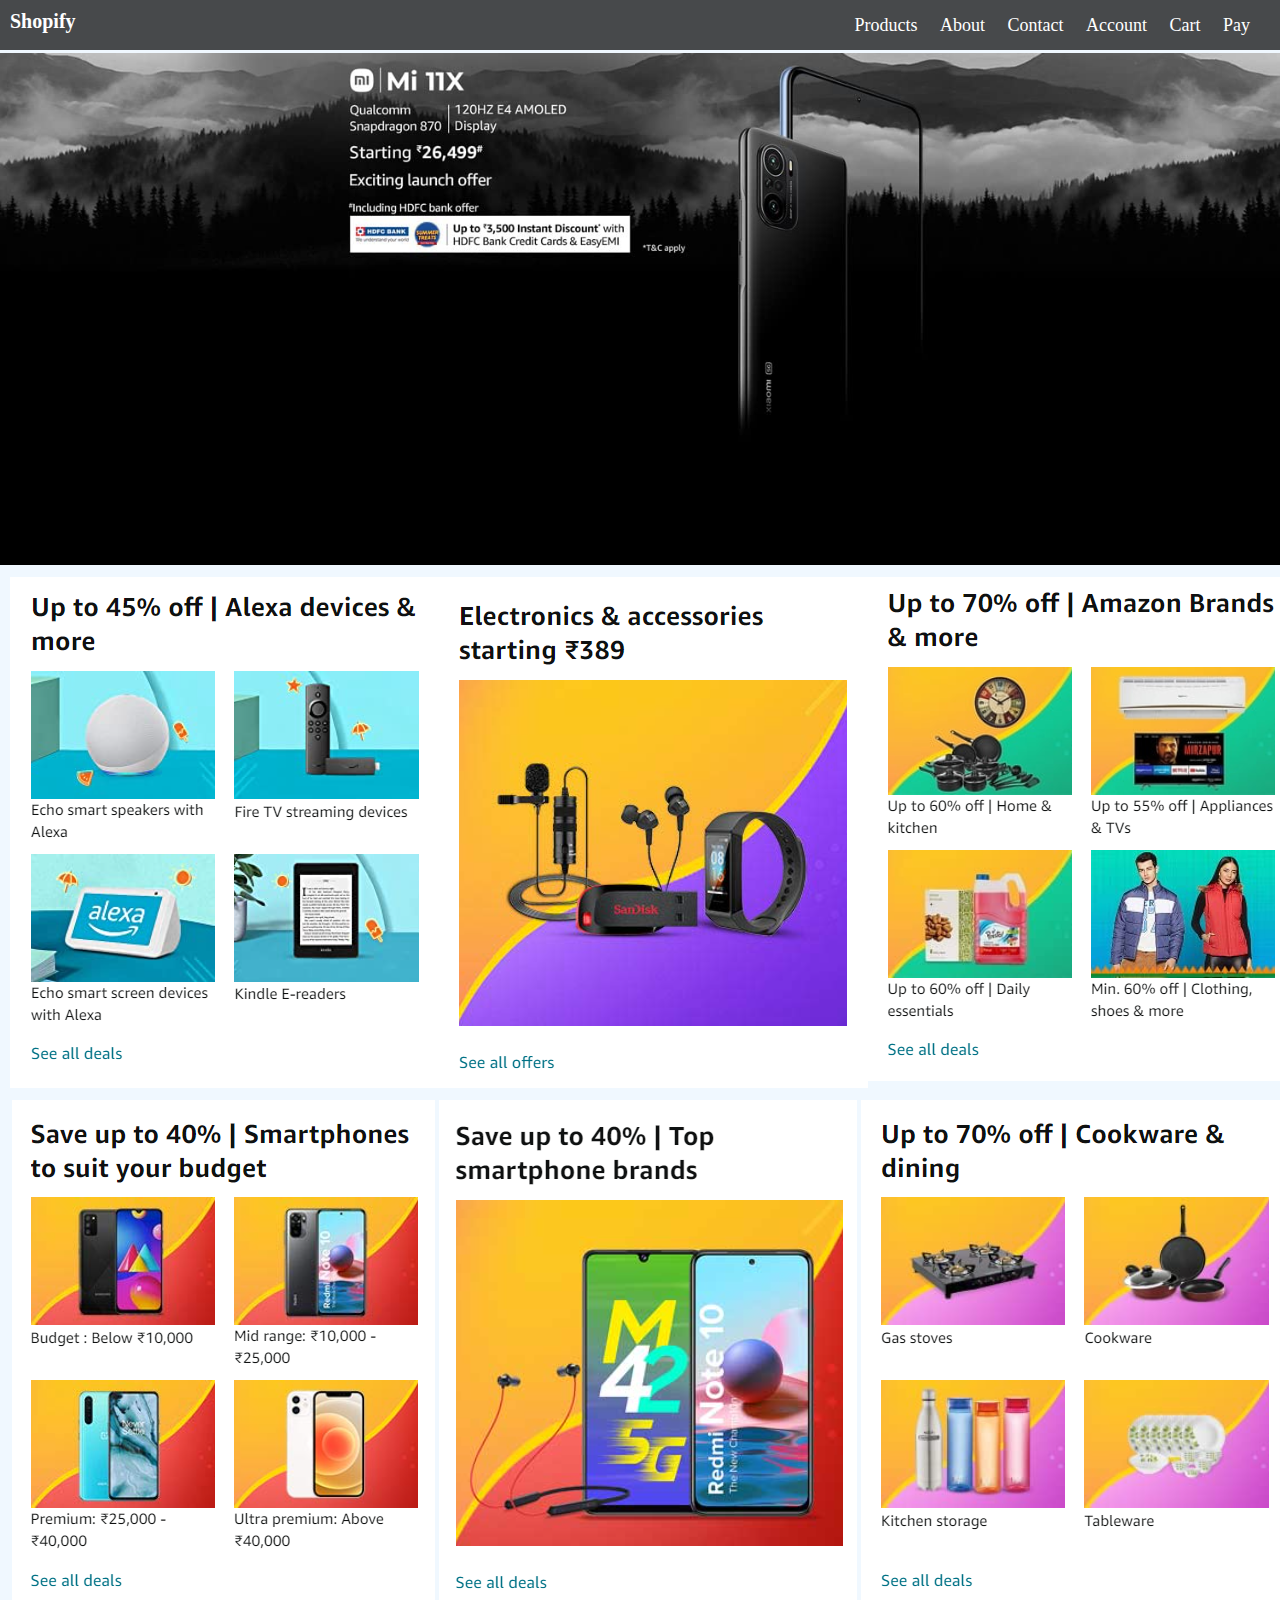
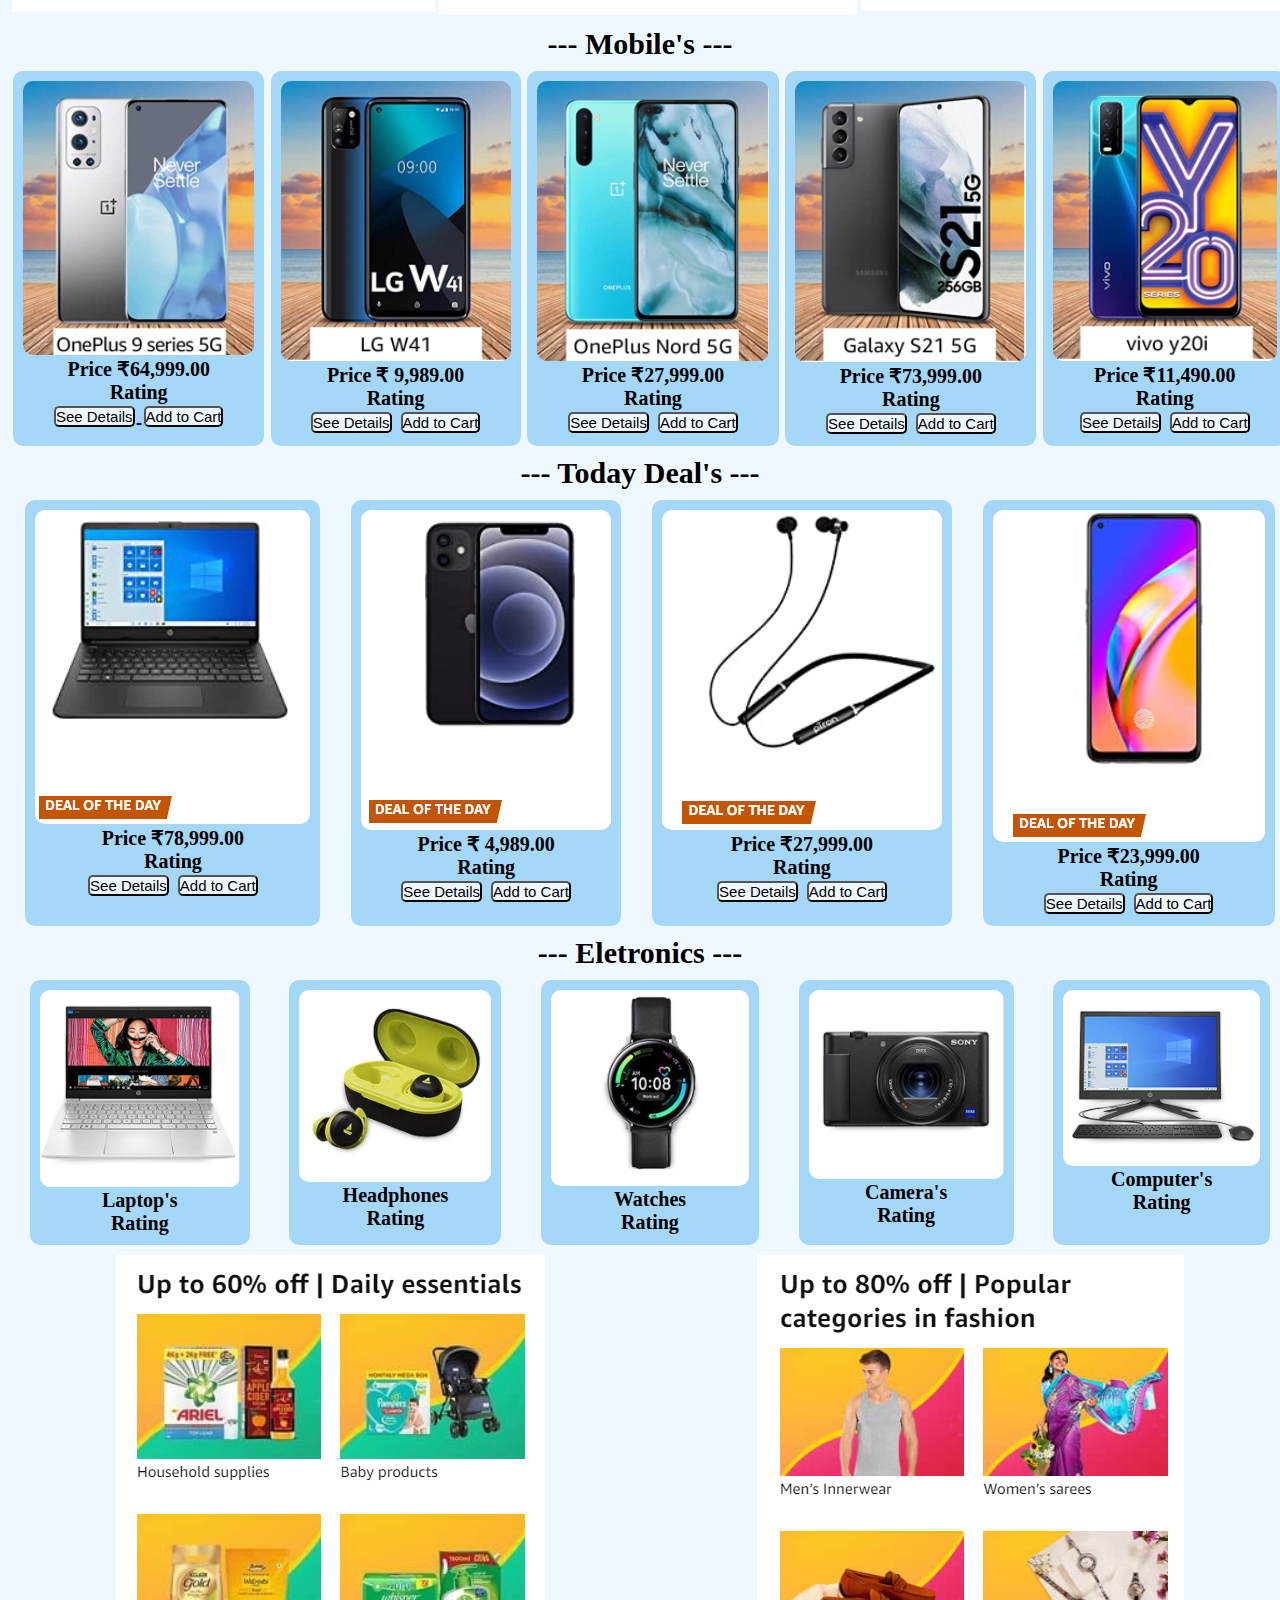
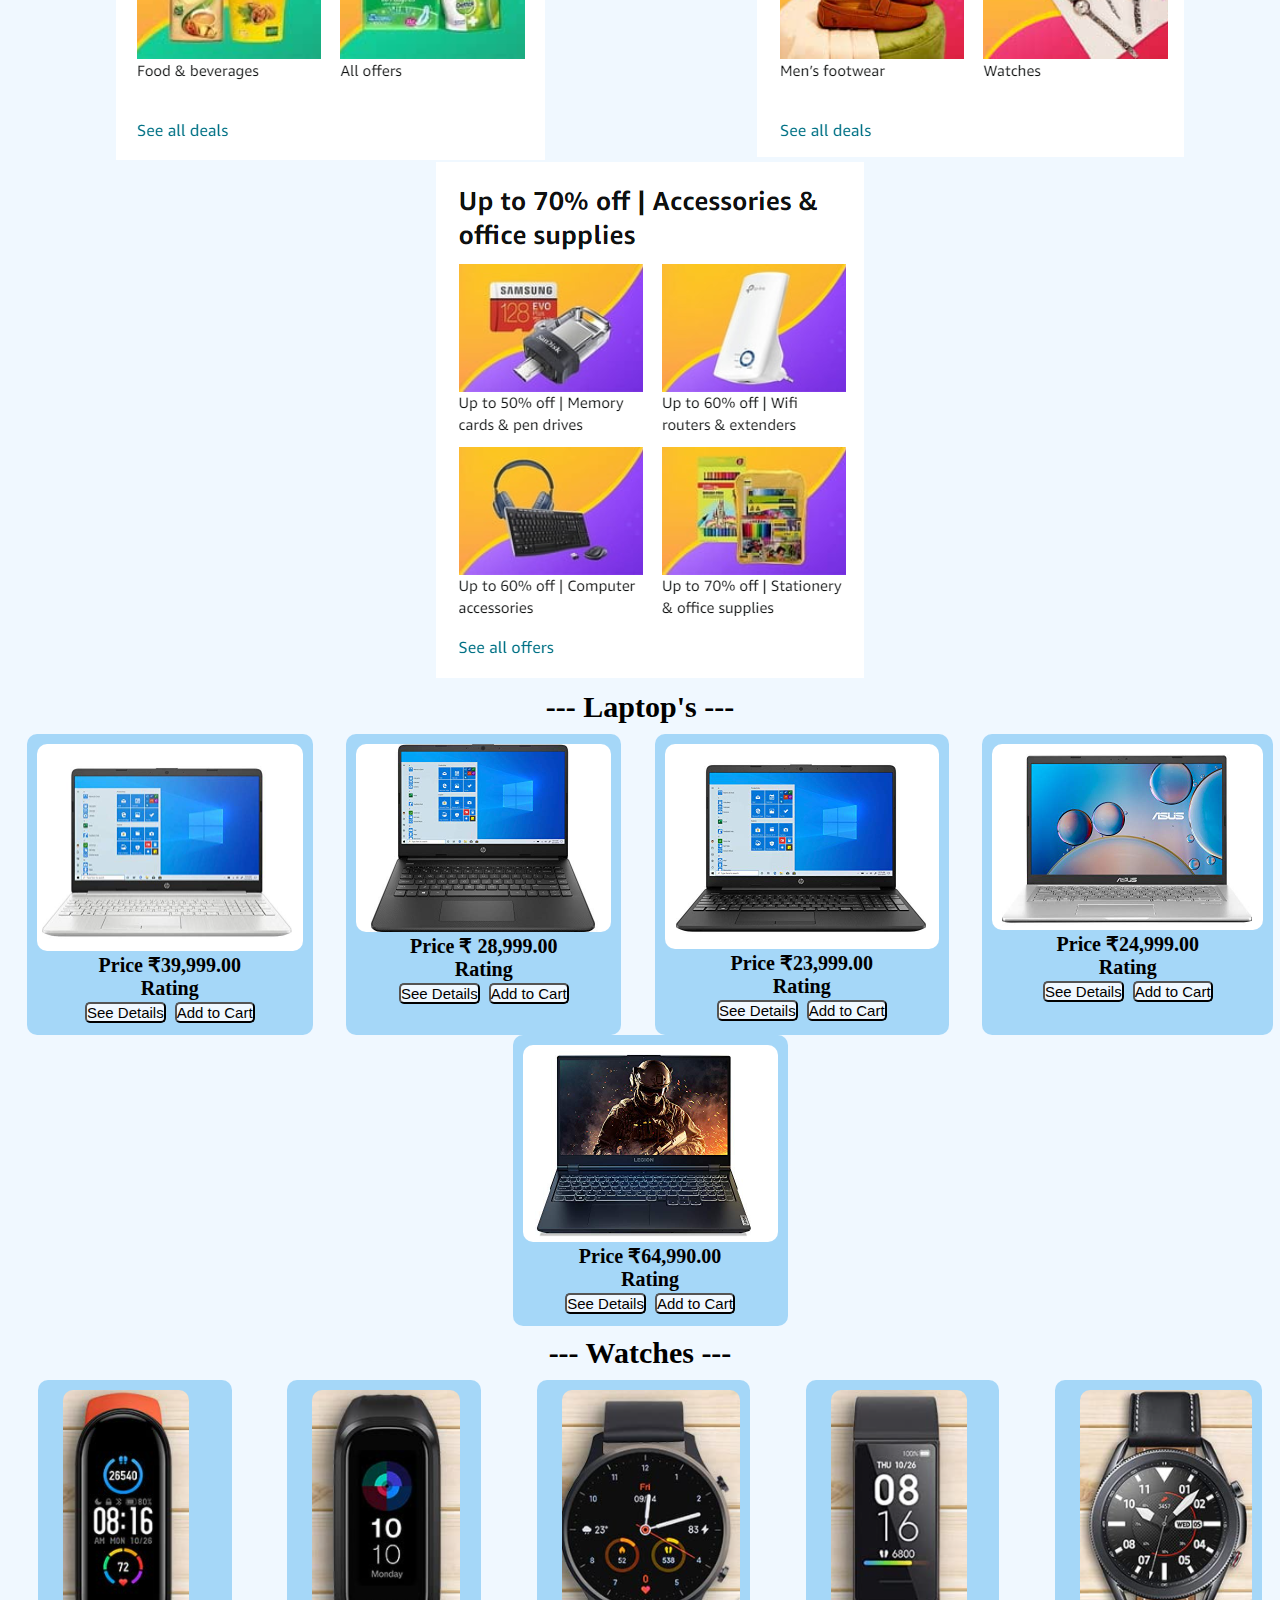
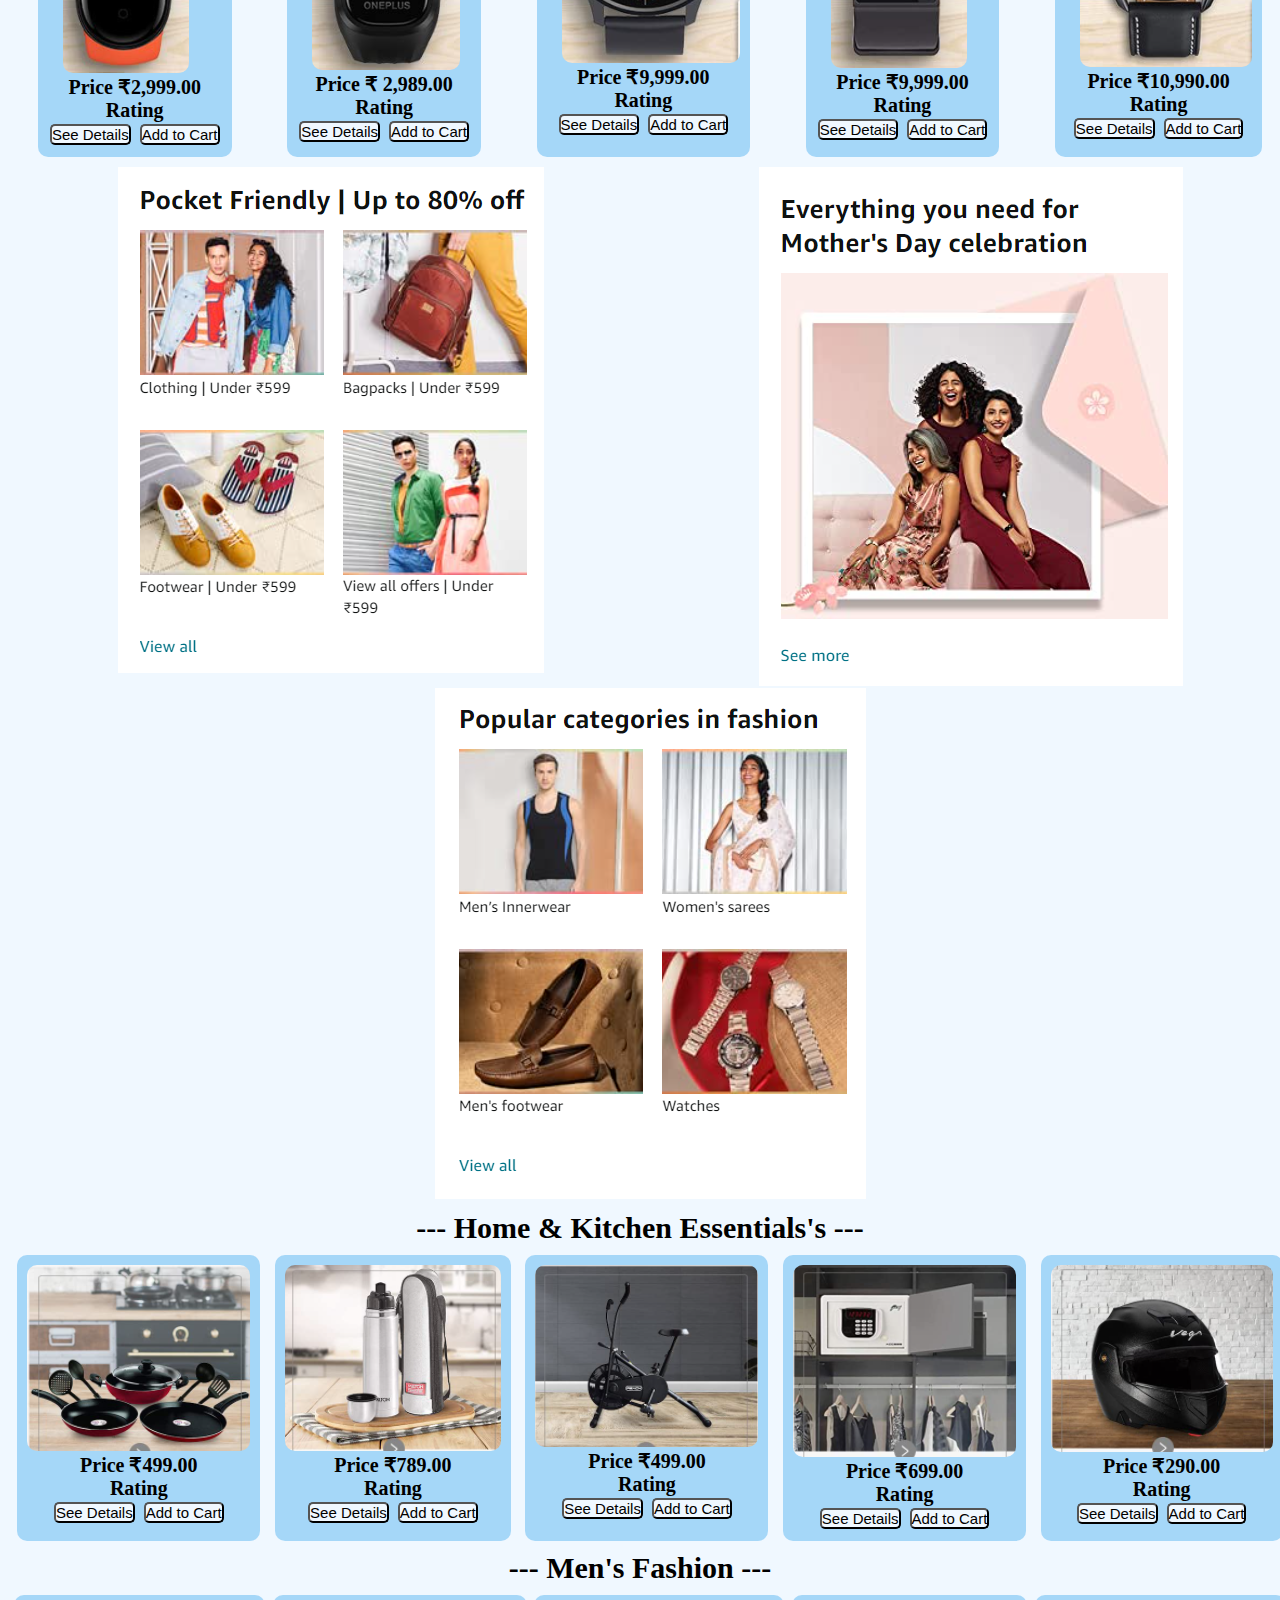
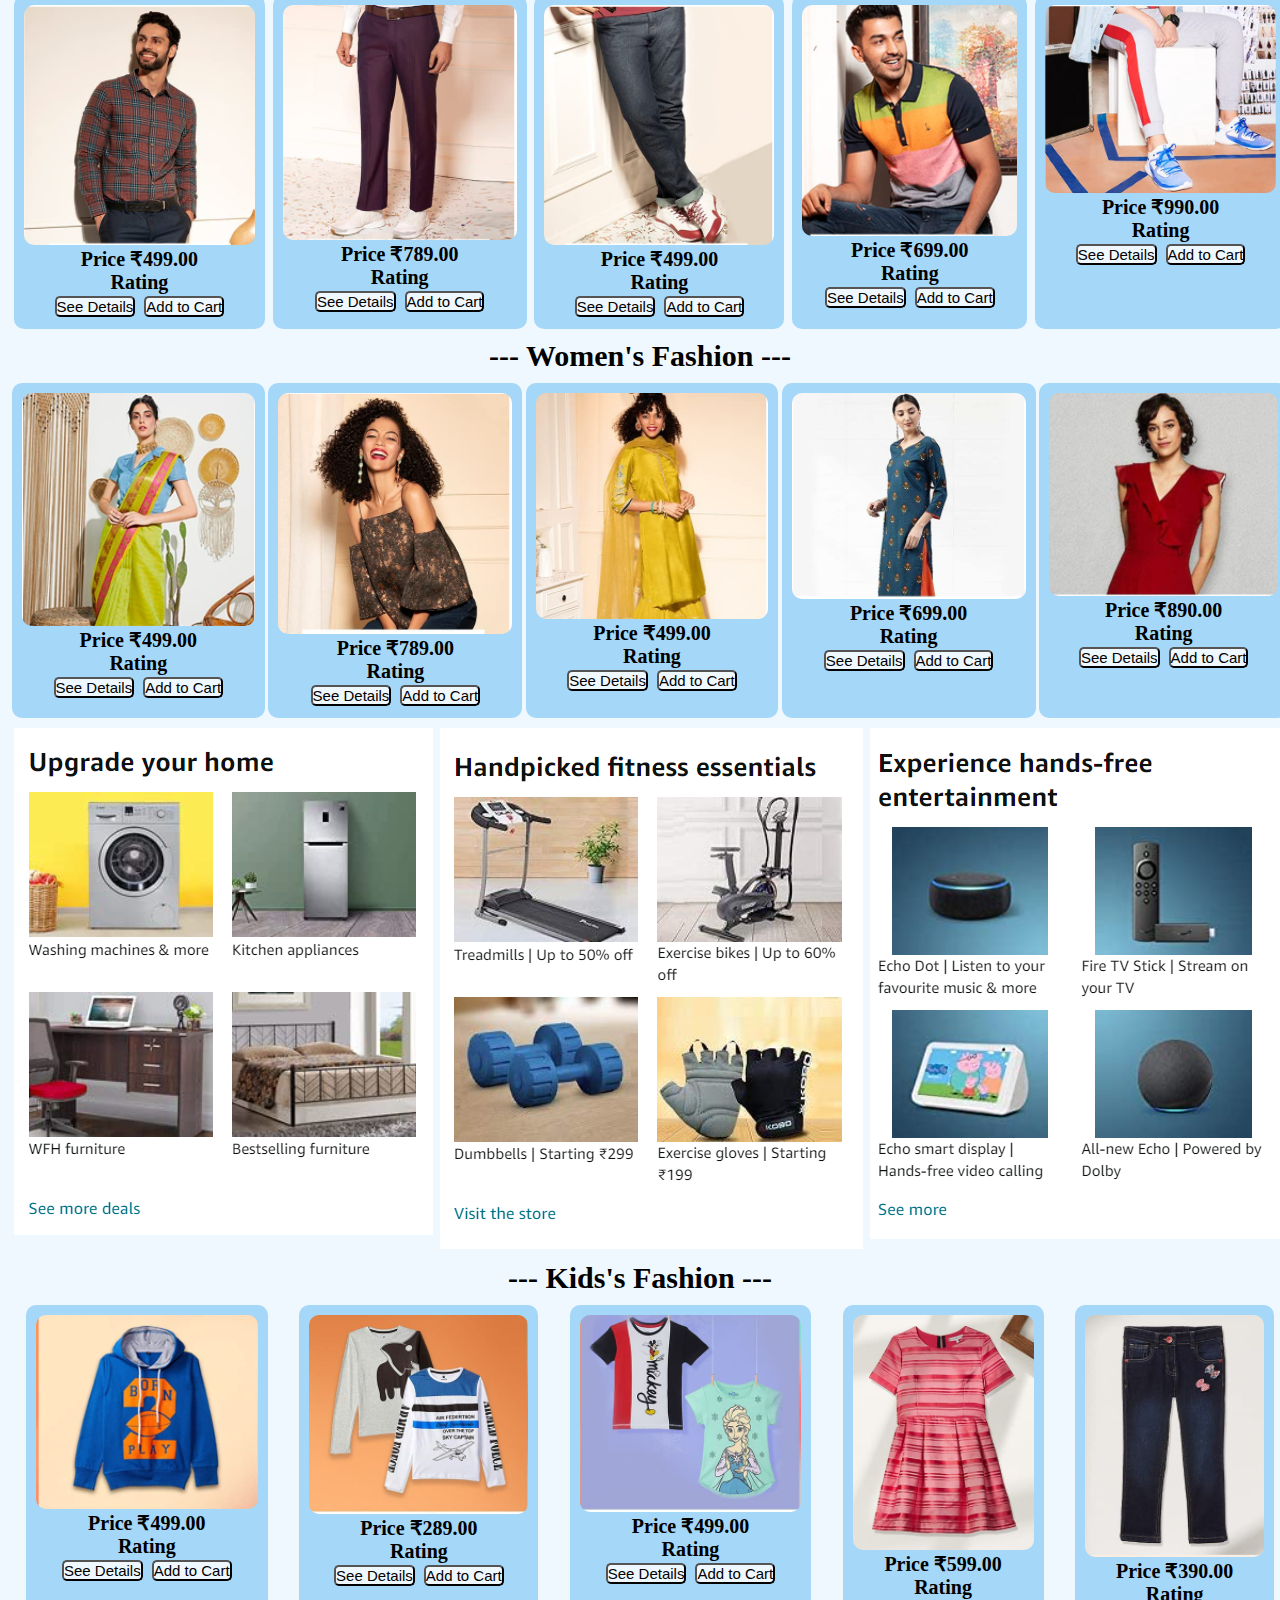
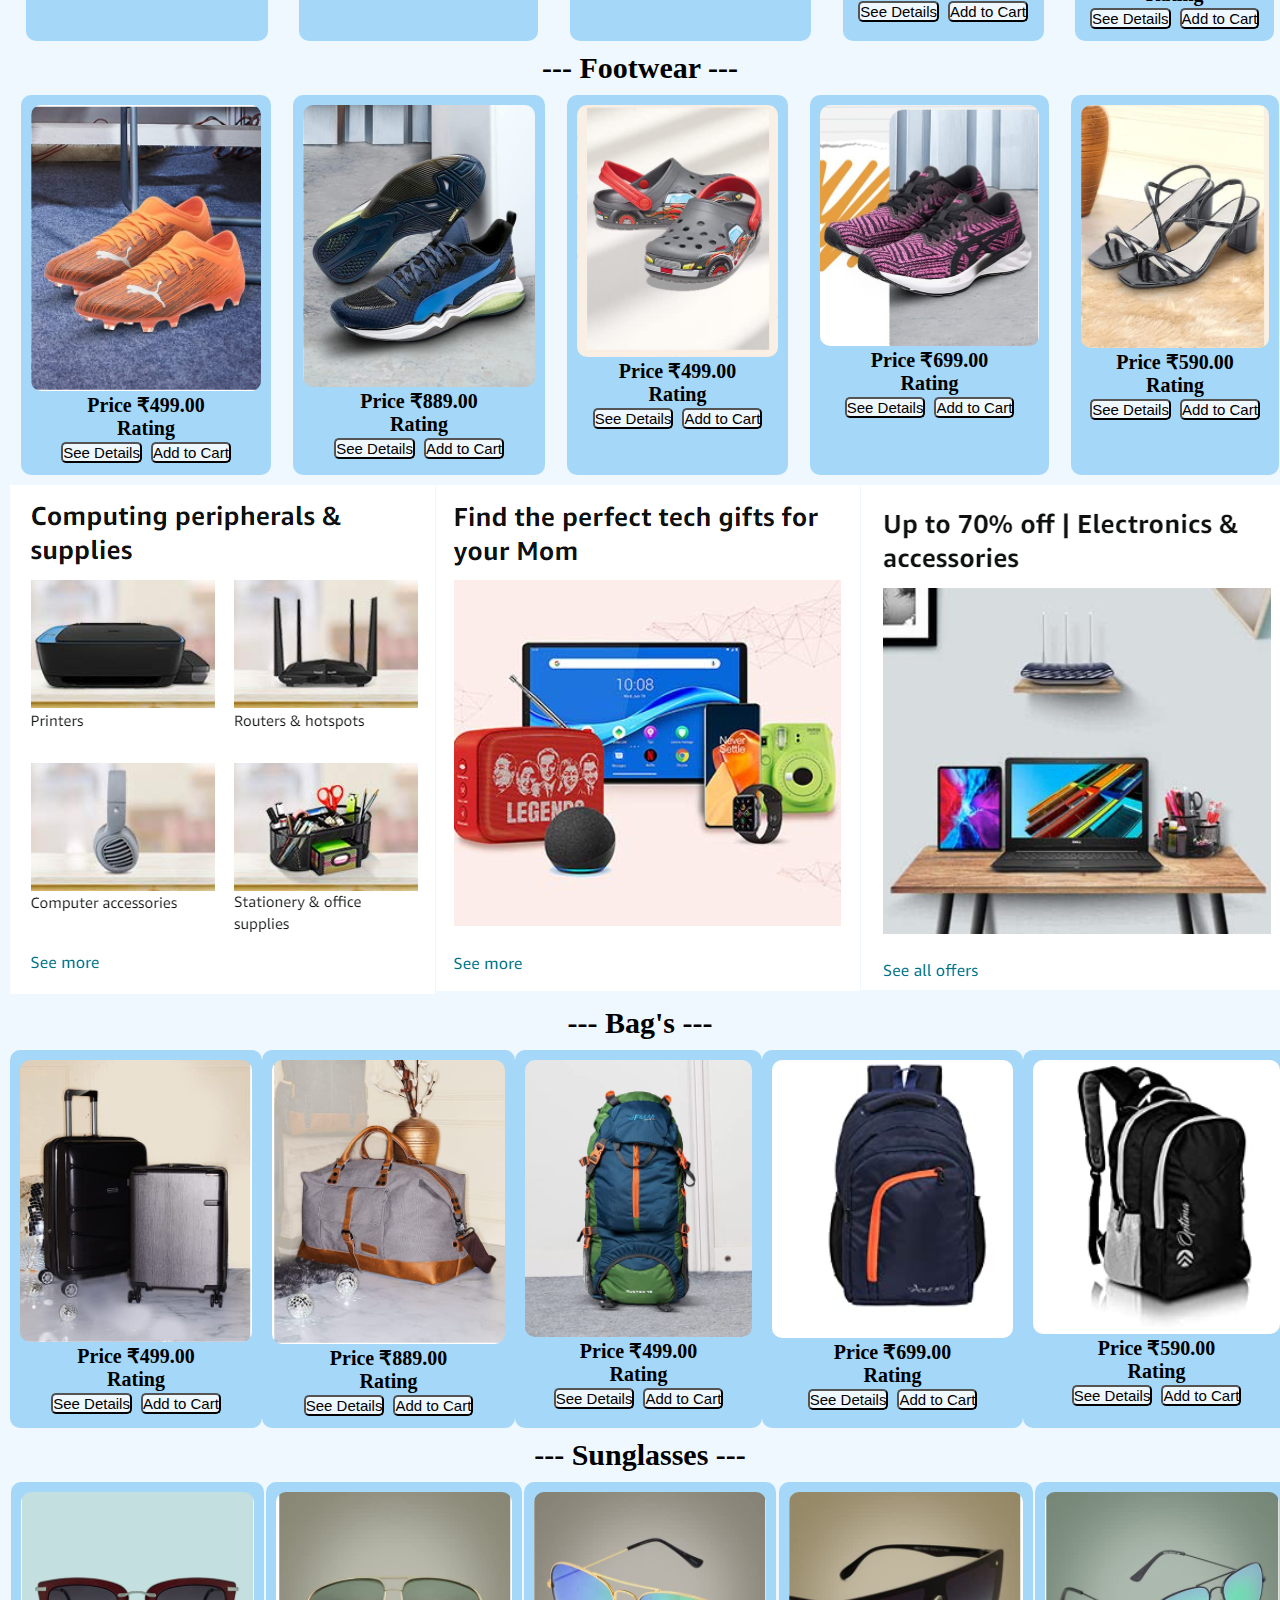
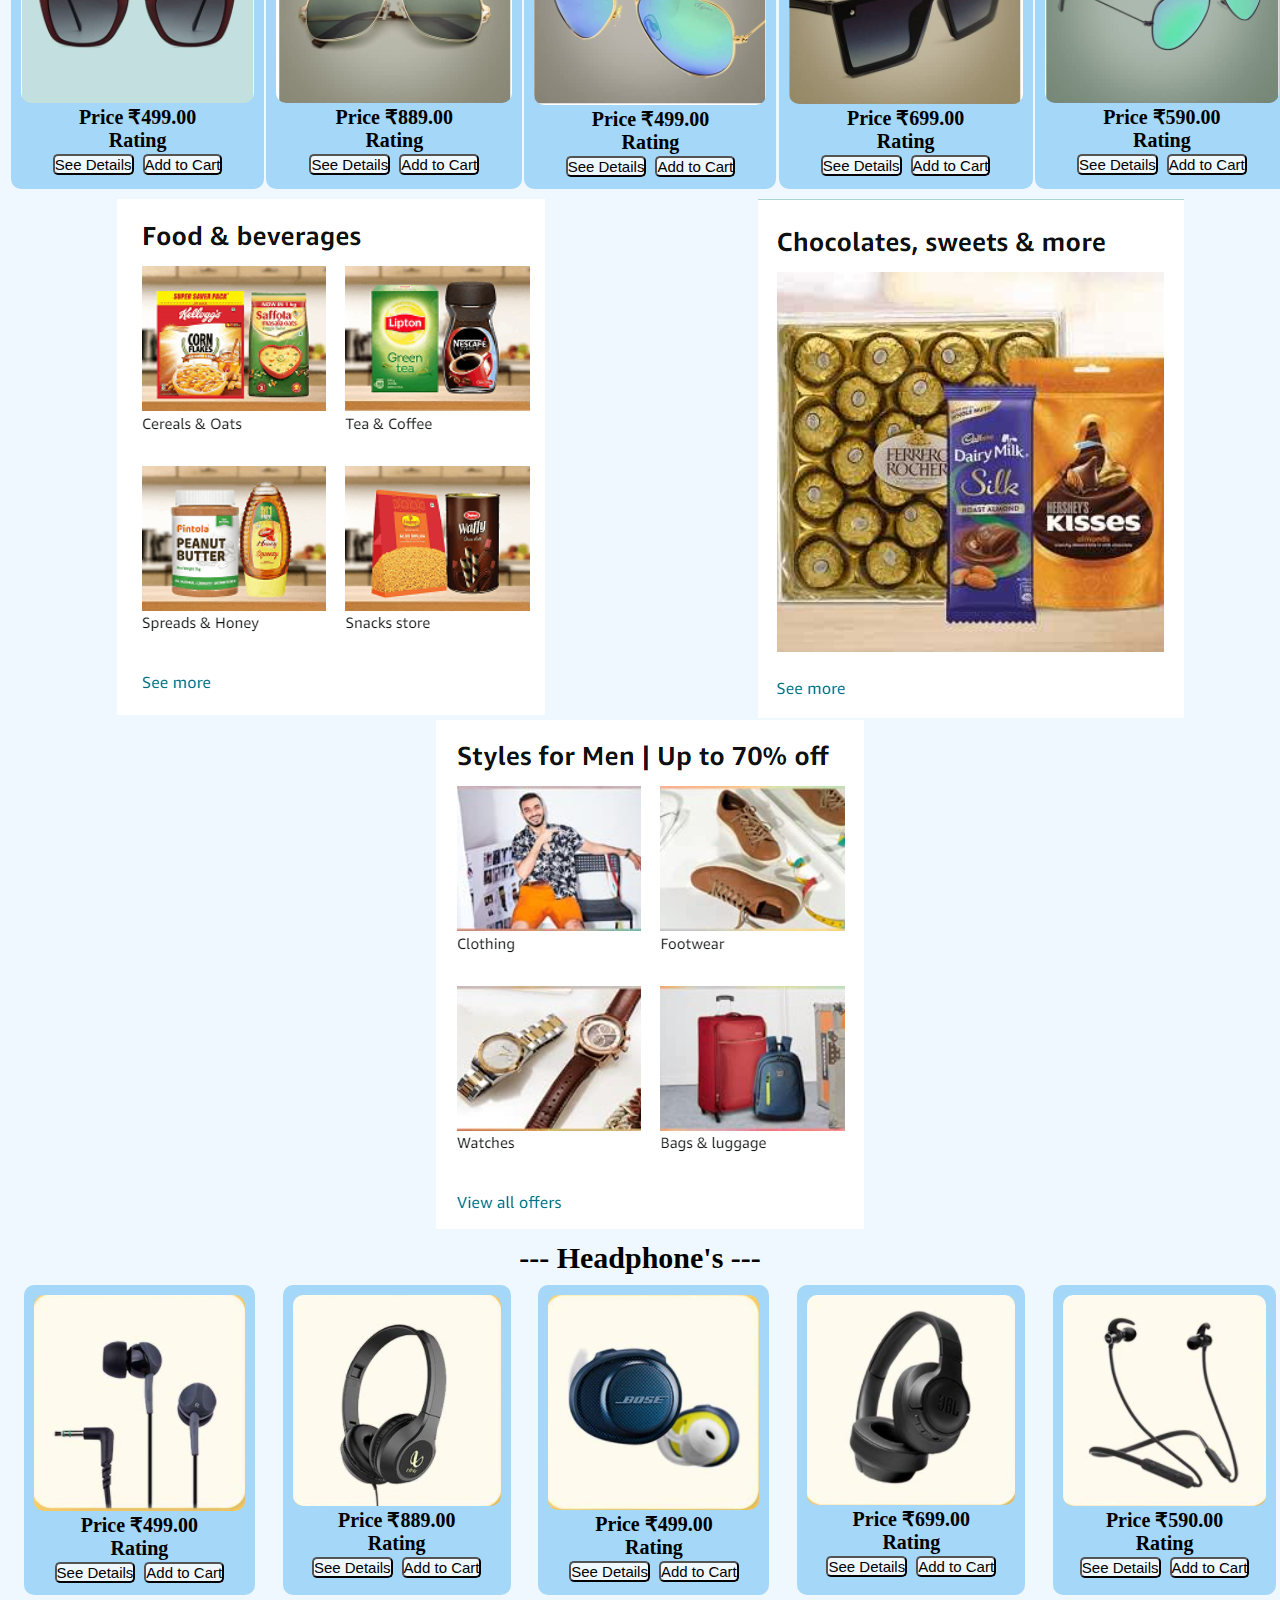
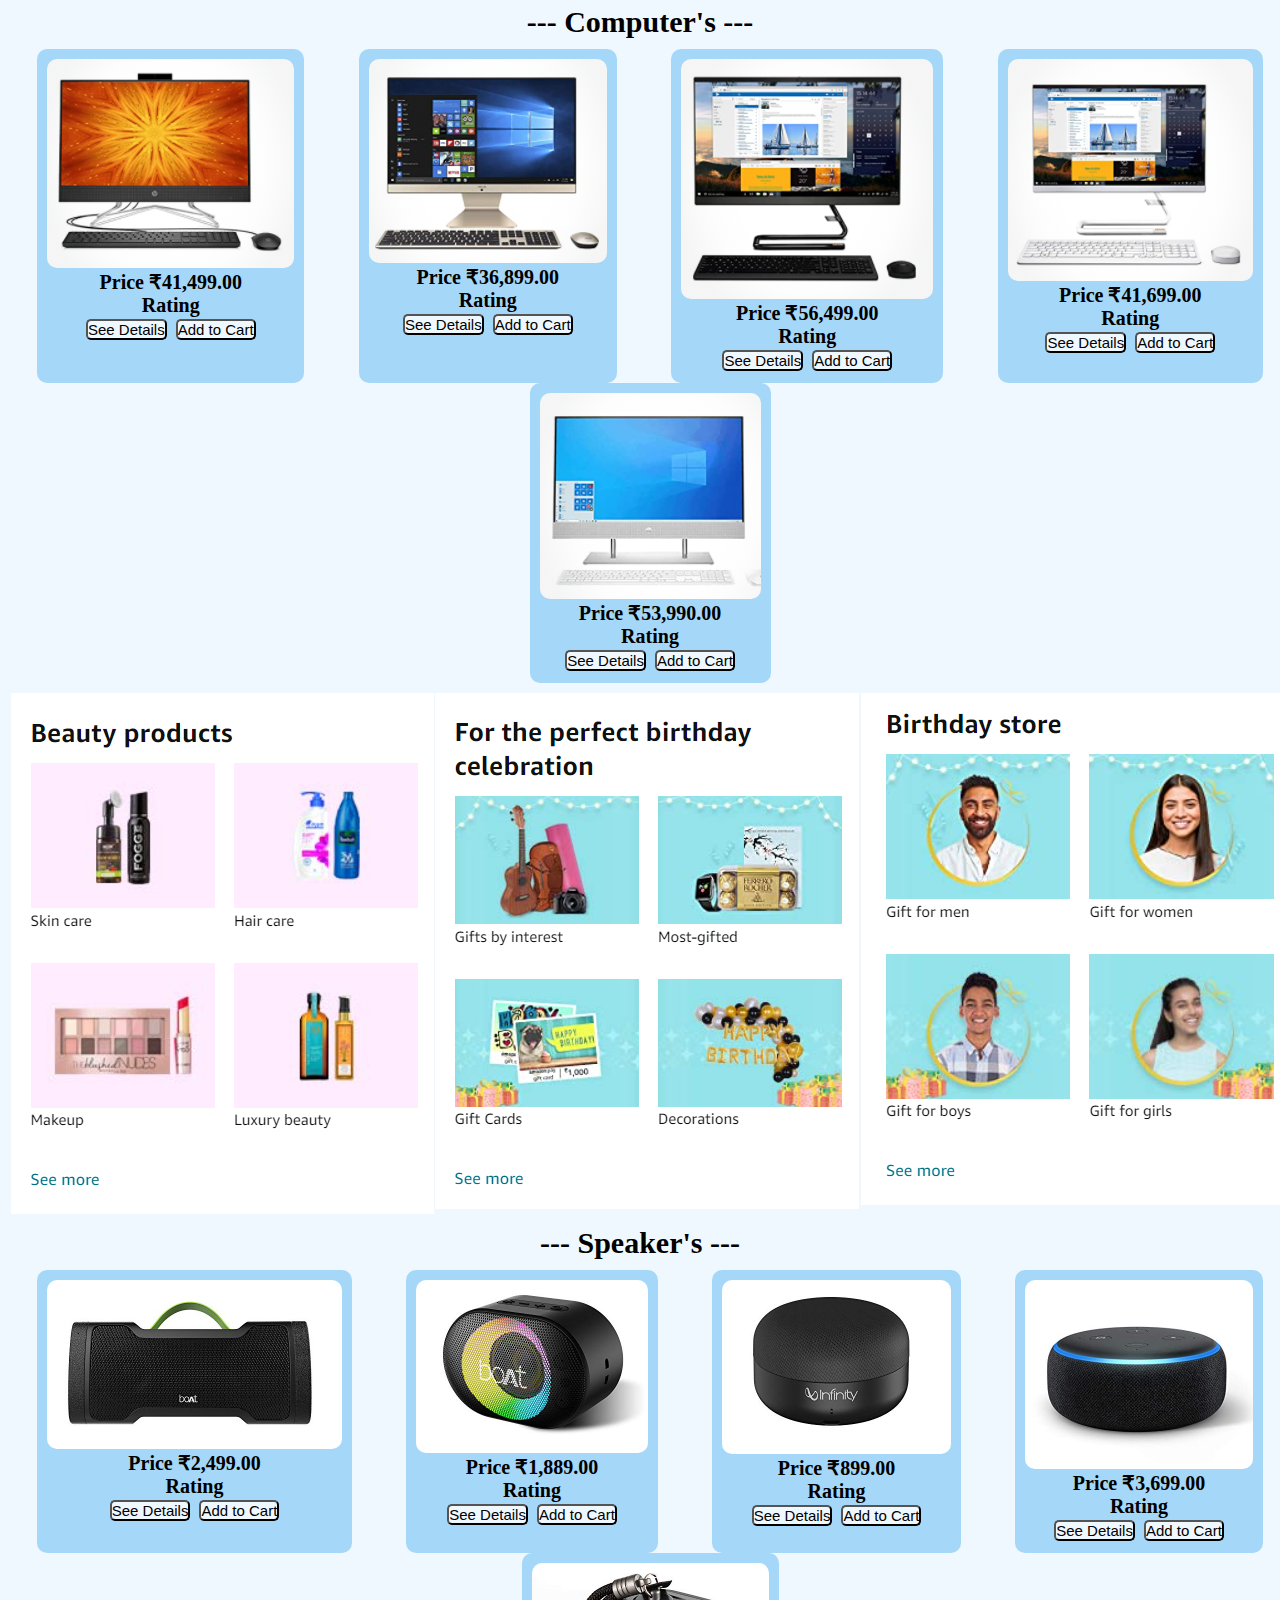
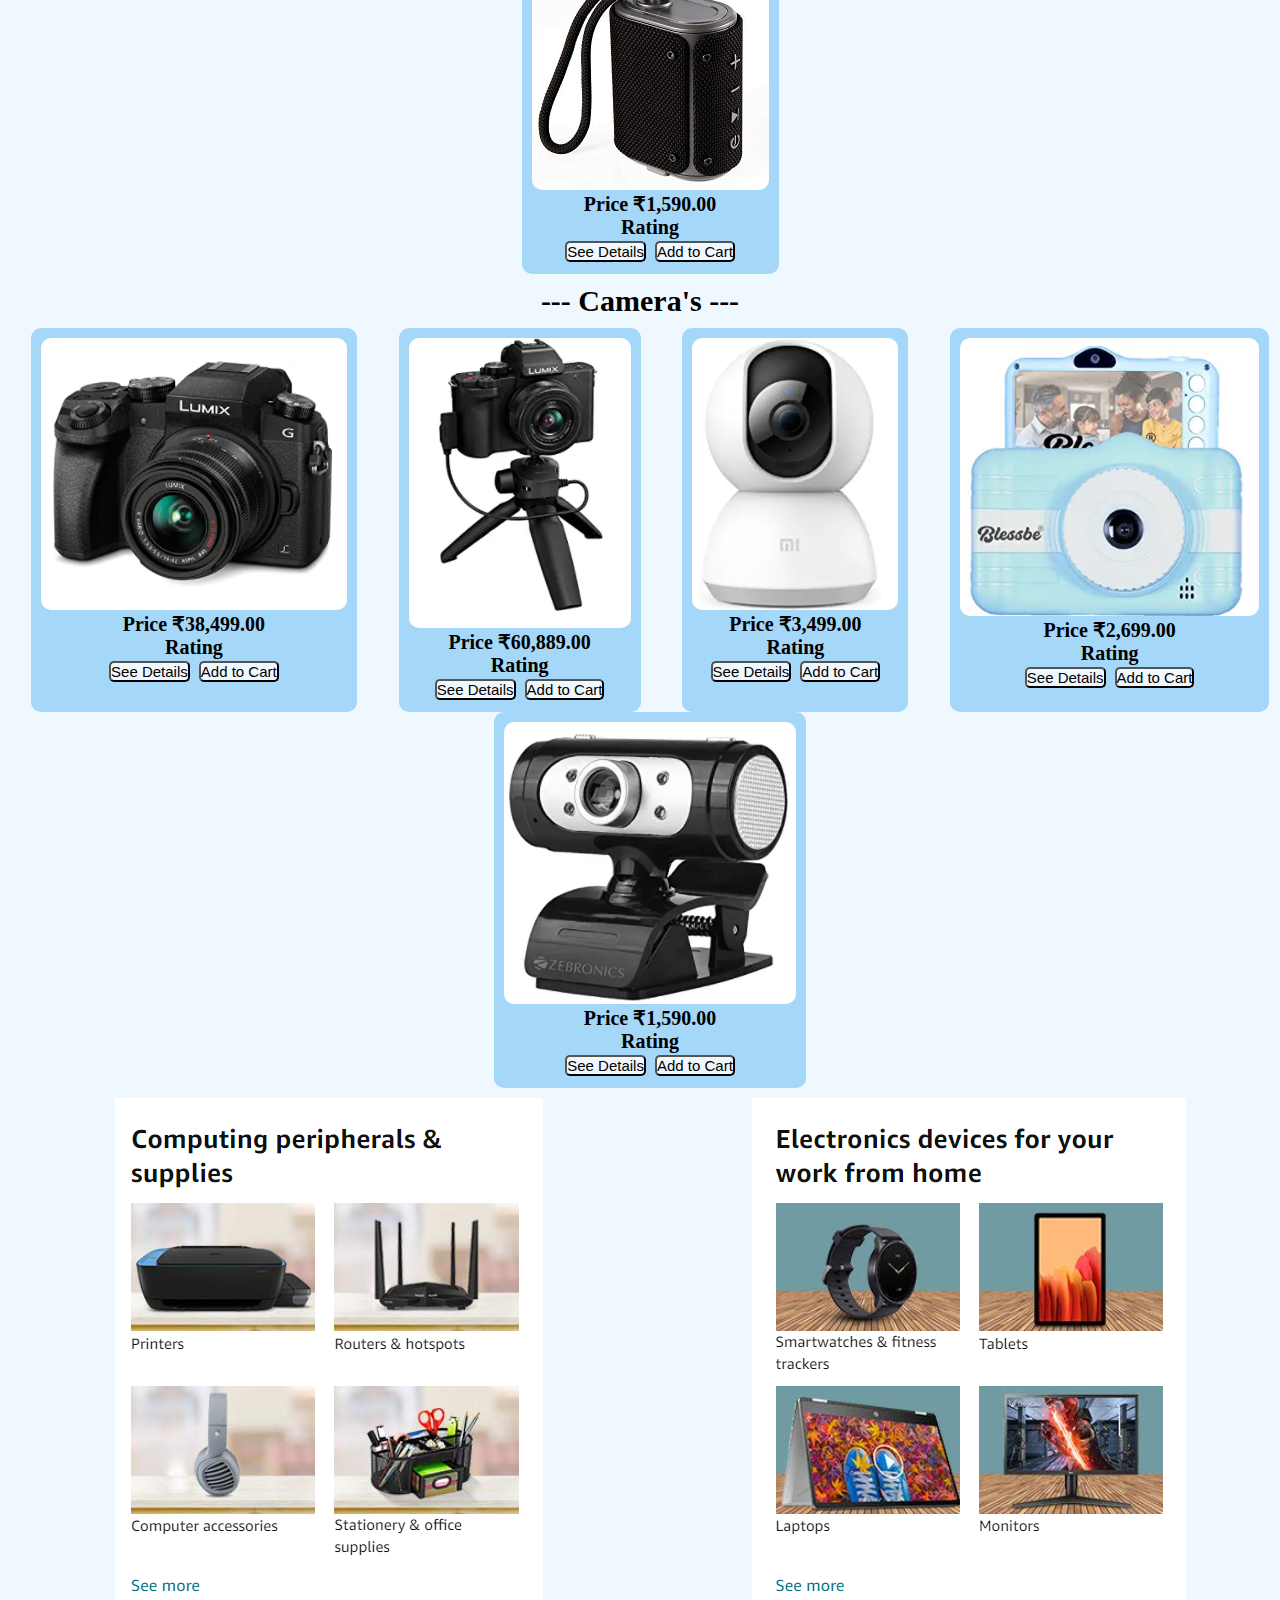
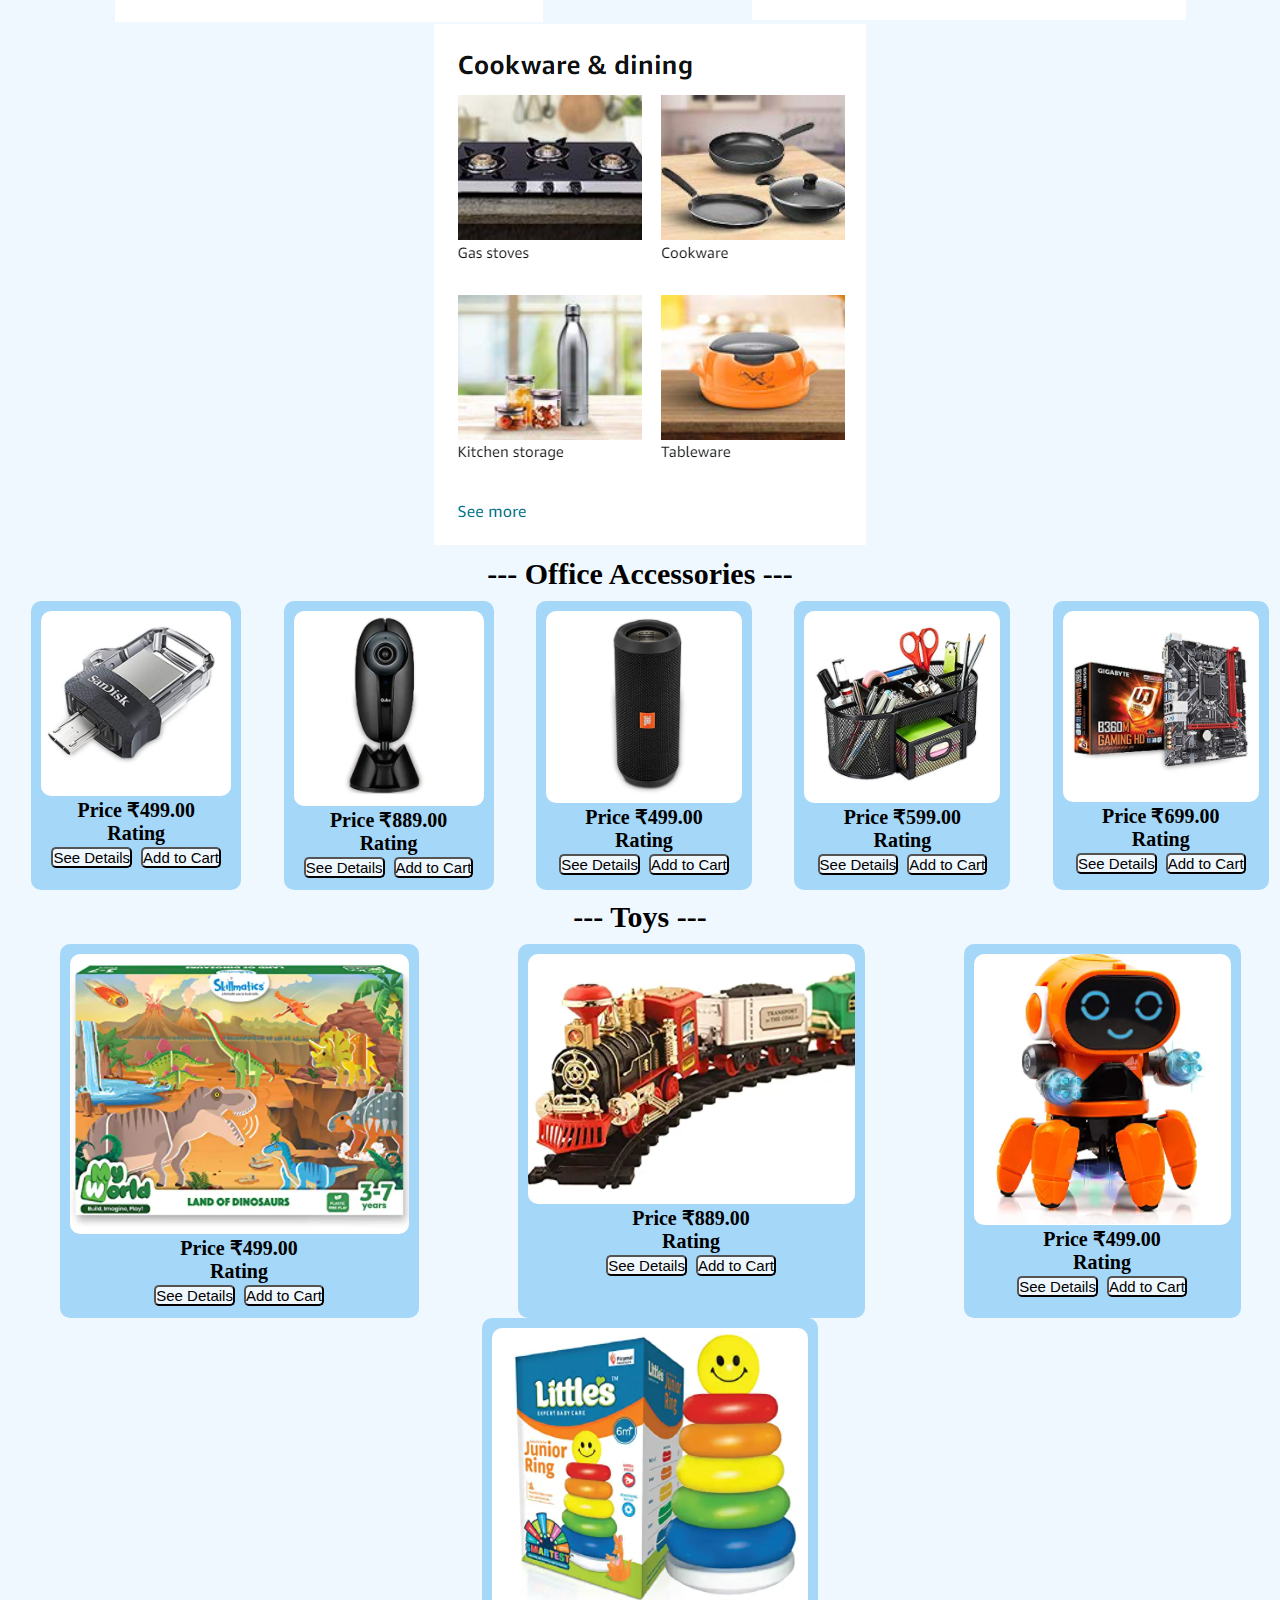
<file: index.html>
<!DOCTYPE html>
<html lang="en">
<head>
    <meta charset="UTF-8">
    <meta http-equiv="X-UA-Compatible" content="IE=edge">
    <meta name="viewport" content="width=device-width, initial-scale=1.0">
    <title>Shopify.in</title>

    <!-- css linking -->
    <link rel="stylesheet" href="style.css">

    <!-- fontawesome cdn -->
    <link rel="stylesheet" href="https://pro.fontawesome.com/releases/v5.10.0/css/all.css" integrity="sha384-AYmEC3Yw5cVb3ZcuHtOA93w35dYTsvhLPVnYs9eStHfGJvOvKxVfELGroGkvsg+p" crossorigin="anonymous"/>

    <!-- favicon icon link -->
    <link rel="shortcut icon" href="./images/favicon.ico" type="image/x-icon">

    <!-- google jquery cdn -->
    <script src="https://ajax.googleapis.com/ajax/libs/jquery/3.5.1/jquery.min.js"></script>

</head>
<body>
    <!-- main div -->
    <div class="main">
        <!-- header -->
        <header class="header" id="header">
            <!-- navbar -->
            <div class="nav">
                <input type="checkbox" id="checkbox">
                <label for="checkbox">
                    <i class="fas fa-bars" id="bars"></i>
                    <i class="fas fa-times" id="close"></i>
                </label>
                <h1>Shopify</h1>
                <ul>
                    <li><a href="#products">Products</a></li>
                    <li><a href="./info/about_website.html">About</a></li>
                    <li><a href="./info/contact_form.html">Contact</a></li>
                    <li><a href="./info/sign_in.html">Account</a></li>
                    <li><a href="#cart">Cart <i class="fas fa-shopping-bag"></i></a></li>
                    <li><a href="./info/payment.html">Pay</a></li>
                    
                    <!-- cart light animation box -->
                    <div id="cart" class="container">
				
			      <a href="#" >X</a>
				  
					<!-- <h1>Shopping Cart</h1> -->

                    <div class="cart">
                        <div class="products">
                            <div class="product">
                                <img src="images/detail_image/img2.jpg">
                                <div class="product-info">
                                    <h3 class="product-name">OnePlus 9 Pro 5G</h3>
                                    <h4 class="product-price">₹ 64,999.00</h4>
                                    <p class="product-quantity">Qnt: <input value="1" name="">
                                    <p class="product-remove">
                                        <i class="fa fa-trash" aria-hidden="true"></i>
                                        <span class="remove">Remove</span>
                                    </p>
                                </div>
                            </div>

                            <div class="product">
                                <img src="images/detail_image/img5.jpg">
                                <div class="product-info">
                                    <h3 class="product-name">OnePlus Nord 5G</h3>
                                    <h4 class="product-price">₹ 27,999.00</h4>
                                    <p class="product-quantity">Qnt: <input value="1" name="">
                                    <p class="product-remove">
                                        <i class="fa fa-trash" aria-hidden="true"></i>
                                        <span class="remove">Remove</span>
                                    </p>
                                </div>
                            </div>
                        </div>
                        <div class="cart-total">
                            <p>
                                <span>Total Price</span>
                                <span>₹ 74,988</span>
                            </p>

                            <p>
                                <span>Number of Items</span>
                                <span>2</span>
                            </p>

                            <p>
                                <span>You Save</span>
                                <span>₹ 1,000</span>
                            </p>
                            <a href="./info/payment.html">Proceed to Checkout</a>
                        </div>
	                </div>
                  </div>
                </ul>
            </div>
        </header>
        
        <!-- figure for display -->
        <figure>
            <img src="./images/img.jpg" id="display" alt="img">
        </figure>

        <!-- some card offers -->
        <div class="cards">
            <div class="card-offer">
                <figure><img src="./images/card-offer/card1.png" alt="card"></figure>
                <figure><img src="./images/card-offer/card2.png" alt="card"></figure>
                <figure><img src="./images/card-offer/card3.png" alt="card"></figure>
            </div>
            <div class="card-offer">
                <figure><img src="./images/card-offer/card4.png" alt="card"></figure>
                <figure><img src="./images/card-offer/card5.png" alt="card"></figure>
                <figure><img src="./images/card-offer/card6.png" alt="card"></figure>
            </div>
        </div>

        <div id="products">
            <!-- section for mobile -->
            <section id="mobile">
                <h2>--- Mobile's ---</h2>
                <div class="images">
                    <figure><img src="./images/mobiles/img1.PNG" alt="mobile"><figcaption>Price &#8377;64,999.00</figcaption>
                        <figcaption>Rating 
                        <i class="fas fa-star"></i>
                        <i class="fas fa-star"></i>
                        <i class="fas fa-star"></i>
                        <i class="fas fa-star"></i>
                        <i class="far fa-star"></i>
                    </figcaption>
                    <figcaption>
                       <a href="./info/product_detail.html"><button type="button">See Details</button> </a>
                        <button type="button"  onclick="myFunc()">Add to Cart</button>
                    </figcaption>
                    </figure>
                    <figure><img src="./images/mobiles/img2.PNG" alt="mobile"><figcaption>Price &#8377; 9,989.00</figcaption>
                        <figcaption>Rating 
                            <i class="fas fa-star"></i>
                            <i class="fas fa-star"></i>
                            <i class="fas fa-star"></i>
                            <i class="fas fa-star"></i>
                            <i class="far fa-star"></i>
                        </figcaption>
                        <figcaption>
                            <button type="button" >See Details</button>
                            <button type="button" onclick="myFunc()">Add to Cart</button>
                        </figcaption>
                    </figure>
                    <figure><img src="./images/mobiles/img3.PNG" alt="mobile"><figcaption>Price &#8377;27,999.00</figcaption>
                        <figcaption>Rating 
                            <i class="fas fa-star"></i>
                            <i class="fas fa-star"></i>
                            <i class="fas fa-star"></i>
                            <i class="fas fa-star"></i>
                            <i class="far fa-star"></i>
                        </figcaption>
                        <figcaption>
                            <a href="./info/product_detail2.html"><button type="button">See Details</button></a>
                            <button type="button" onclick="myFunc()">Add to Cart</button>
                        </figcaption>
                    </figure>
                    <figure><img src="./images/mobiles/img4.PNG" alt="mobile"><figcaption>Price &#8377;73,999.00</figcaption>
                        <figcaption>Rating 
                            <i class="fas fa-star"></i>
                            <i class="fas fa-star"></i>
                            <i class="fas fa-star"></i>
                            <i class="fas fa-star"></i>
                            <i class="far fa-star"></i>
                        </figcaption>
                        <figcaption>
                            <button type="button">See Details</button>
                            <button type="button" onclick="myFunc()">Add to Cart</button>
                        </figcaption>
                    </figure>
                    <figure><img src="./images/mobiles/img5.PNG" alt="mobile"><figcaption>Price &#8377;11,490.00</figcaption>
                        <figcaption>Rating 
                            <i class="fas fa-star"></i>
                            <i class="fas fa-star"></i>
                            <i class="fas fa-star"></i>
                            <i class="fas fa-star"></i>
                            <i class="far fa-star"></i>
                        </figcaption>
                        <figcaption>
                            <button type="button">See Details</button>
                            <button type="button" onclick="myFunc()">Add to Cart</button>
                        </figcaption>
                    </figure>
                </div>
            </section>

            <!-- section for today deal -->
            <section id="deal">
                <h2>--- Today Deal's ---</h2>
                <div class="images">
                    <figure><img src="./images/deals/img1.PNG" alt="deal's"><figcaption>Price &#8377;78,999.00</figcaption>
                        <figcaption>Rating 
                        <i class="fas fa-star"></i>
                        <i class="fas fa-star"></i>
                        <i class="fas fa-star"></i>
                        <i class="fas fa-star"></i>
                        <i class="far fa-star"></i>
                    </figcaption>
                    <figcaption>
                        <button type="button">See Details</button>
                        <button type="button" onclick="myFunc()">Add to Cart</button>
                    </figcaption>
                    </figure>
                    <figure><img src="./images/deals/img2.PNG" alt="deal's"><figcaption>Price &#8377; 4,989.00</figcaption>
                        <figcaption>Rating 
                            <i class="fas fa-star"></i>
                            <i class="fas fa-star"></i>
                            <i class="fas fa-star"></i>
                            <i class="fas fa-star"></i>
                            <i class="far fa-star"></i>
                        </figcaption>
                        <figcaption>
                            <button type="button">See Details</button>
                            <button type="button" onclick="myFunc()">Add to Cart</button>
                        </figcaption>
                    </figure>
                    <figure><img src="./images/deals/img3.PNG" alt="deal's"><figcaption>Price &#8377;27,999.00</figcaption>
                        <figcaption>Rating 
                            <i class="fas fa-star"></i>
                            <i class="fas fa-star"></i>
                            <i class="fas fa-star"></i>
                            <i class="fas fa-star"></i>
                            <i class="far fa-star"></i>
                        </figcaption>
                        <figcaption>
                            <button type="button">See Details</button>
                            <button type="button" onclick="myFunc()">Add to Cart</button>
                        </figcaption>
                    </figure>
                    <figure><img src="./images/deals/img4.PNG" alt="deal's"><figcaption>Price &#8377;23,999.00</figcaption>
                        <figcaption>Rating 
                            <i class="fas fa-star"></i>
                            <i class="fas fa-star"></i>
                            <i class="fas fa-star"></i>
                            <i class="fas fa-star"></i>
                            <i class="far fa-star"></i>
                        </figcaption>
                        <figcaption>
                            <button type="button">See Details</button>
                            <button type="button" onclick="myFunc()">Add to Cart</button>
                        </figcaption>
                    </figure>
                </div>
            </section>

            <!-- section for electonics -->
            <section id="electronic">
                <h2>--- Eletronics ---</h2>
                <div class="images">
                    <figure><a href="#laptop"><img src="./images/electronics/img1.PNG" alt="electonics"></a><figcaption>Laptop's</figcaption>
                        <figcaption>Rating 
                        <i class="fas fa-star"></i>
                        <i class="fas fa-star"></i>
                        <i class="fas fa-star"></i>
                        <i class="fas fa-star"></i>
                        <i class="far fa-star"></i>
                    </figcaption>
                    </figure>
                    <figure><a href="#headphone"><img src="./images/electronics/img2.PNG" alt="electronic"></a><figcaption>Headphones</figcaption>
                        <figcaption>Rating 
                            <i class="fas fa-star"></i>
                            <i class="fas fa-star"></i>
                            <i class="fas fa-star"></i>
                            <i class="fas fa-star"></i>
                            <i class="far fa-star"></i>
                        </figcaption>
                    </figure>
                    <figure><a href="#watch"><img src="./images/electronics/img3.PNG" alt="electronic"></a><figcaption>Watches</figcaption>
                        <figcaption>Rating 
                            <i class="fas fa-star"></i>
                            <i class="fas fa-star"></i>
                            <i class="fas fa-star"></i>
                            <i class="fas fa-star"></i>
                            <i class="far fa-star"></i>
                        </figcaption>
                    </figure>
                    <figure><a href="#camera"><img src="./images/electronics/img4.PNG" alt="electronic"></a><figcaption>Camera's</figcaption>
                        <figcaption>Rating 
                            <i class="fas fa-star"></i>
                            <i class="fas fa-star"></i>
                            <i class="fas fa-star"></i>
                            <i class="fas fa-star"></i>
                            <i class="far fa-star"></i>
                        </figcaption>
                    </figure>
                    <figure><a href="#computer"><img src="./images/electronics/img5.PNG" alt="electronic"></a><figcaption>Computer's</figcaption>
                        <figcaption>Rating
                            <i class="fas fa-star"></i>
                            <i class="fas fa-star"></i>
                            <i class="fas fa-star"></i>
                            <i class="fas fa-star"></i>
                            <i class="far fa-star"></i>
                        </figcaption>
                    </figure>
                </div>
            </section>            

            <!-- some card offers -->
            <div class="cards">
                <div class="card-offer">
                    <figure><img src="./images/card-offer/card7.png" alt="card"></figure>
                    <figure><img src="./images/card-offer/card8.png" alt="card"></figure>
                    <figure><img src="./images/card-offer/card9.png" alt="card"></figure>
                </div>
            </div>

            <!-- section for laptop -->
            <section id="laptop">
                <h2>--- Laptop's ---</h2>
                <div class="images">
                    <figure><img src="./images/laptops/img1.PNG" alt="laptop"><figcaption>Price &#8377;39,999.00</figcaption>
                        <figcaption>Rating 
                        <i class="fas fa-star"></i>
                        <i class="fas fa-star"></i>
                        <i class="fas fa-star"></i>
                        <i class="fas fa-star"></i>
                        <i class="far fa-star"></i>
                    </figcaption>
                    <figcaption>
                        <button type="button">See Details</button>
                        <button type="button" onclick="myFunc()">Add to Cart</button>
                    </figcaption>
                    </figure>
                    <figure><img src="./images/laptops/img2.PNG" alt="laptop"><figcaption>Price &#8377; 28,999.00</figcaption>
                        <figcaption>Rating 
                            <i class="fas fa-star"></i>
                            <i class="fas fa-star"></i>
                            <i class="fas fa-star"></i>
                            <i class="fas fa-star"></i>
                            <i class="far fa-star"></i>
                        </figcaption>
                        <figcaption>
                            <button type="button">See Details</button>
                            <button type="button" onclick="myFunc()">Add to Cart</button>
                        </figcaption>
                    </figure>
                    <figure><img src="./images/laptops/img3.PNG" alt="laptop"><figcaption>Price &#8377;23,999.00</figcaption>
                        <figcaption>Rating 
                            <i class="fas fa-star"></i>
                            <i class="fas fa-star"></i>
                            <i class="fas fa-star"></i>
                            <i class="fas fa-star"></i>
                            <i class="far fa-star"></i>
                        </figcaption>
                        <figcaption>
                            <button type="button">See Details</button>
                            <button type="button" onclick="myFunc()">Add to Cart</button>
                        </figcaption>
                    </figure>
                    <figure><img src="./images/laptops/img4.PNG" alt="laptop"><figcaption>Price &#8377;24,999.00</figcaption>
                        <figcaption>Rating 
                            <i class="fas fa-star"></i>
                            <i class="fas fa-star"></i>
                            <i class="fas fa-star"></i>
                            <i class="fas fa-star"></i>
                            <i class="far fa-star"></i>
                        </figcaption>
                        <figcaption>
                            <button type="button">See Details</button>
                            <button type="button" onclick="myFunc()">Add to Cart</button>
                        </figcaption>
                    </figure>
                    <figure><img src="./images/laptops/img5.PNG" alt="laptop"><figcaption>Price &#8377;64,990.00</figcaption>
                        <figcaption>Rating 
                            <i class="fas fa-star"></i>
                            <i class="fas fa-star"></i>
                            <i class="fas fa-star"></i>
                            <i class="fas fa-star"></i>
                            <i class="far fa-star"></i>
                        </figcaption>
                        <figcaption>
                            <button type="button">See Details</button>
                            <button type="button" onclick="myFunc()">Add to Cart</button>
                        </figcaption>
                    </figure>
                </div>
            </section>

            <!-- section for watch -->
            <section id="watch">
                <h2>--- Watches ---</h2>
                <div class="images">
                    <figure><img src="./images/watch/img1.PNG" alt="watch"><figcaption>Price &#8377;2,999.00</figcaption>
                        <figcaption>Rating 
                        <i class="fas fa-star"></i>
                        <i class="fas fa-star"></i>
                        <i class="fas fa-star"></i>
                        <i class="fas fa-star"></i>
                        <i class="far fa-star"></i>
                    </figcaption>
                    <figcaption>
                        <button type="button">See Details</button>
                        <button type="button"  onclick="myFunc()">Add to Cart</button>
                    </figcaption>
                    </figure>
                    <figure><img src="./images/watch/img2.PNG" alt="watch"><figcaption>Price &#8377; 2,989.00</figcaption>
                        <figcaption>Rating 
                            <i class="fas fa-star"></i>
                            <i class="fas fa-star"></i>
                            <i class="fas fa-star"></i>
                            <i class="fas fa-star"></i>
                            <i class="far fa-star"></i>
                        </figcaption>
                        <figcaption>
                            <button type="button">See Details</button>
                            <button type="button"  onclick="myFunc()">Add to Cart</button>
                        </figcaption>
                    </figure>
                    <figure><img src="./images/watch/img3.PNG" alt="watch"><figcaption>Price &#8377;9,999.00</figcaption>
                        <figcaption>Rating 
                            <i class="fas fa-star"></i>
                            <i class="fas fa-star"></i>
                            <i class="fas fa-star"></i>
                            <i class="fas fa-star"></i>
                            <i class="far fa-star"></i>
                        </figcaption>
                        <figcaption>
                            <button type="button">See Details</button>
                            <button type="button"  onclick="myFunc()">Add to Cart</button>
                        </figcaption>
                    </figure>
                    <figure><img src="./images/watch/img4.PNG" alt="watch"><figcaption>Price &#8377;9,999.00</figcaption>
                        <figcaption>Rating 
                            <i class="fas fa-star"></i>
                            <i class="fas fa-star"></i>
                            <i class="fas fa-star"></i>
                            <i class="fas fa-star"></i>
                            <i class="far fa-star"></i>
                        </figcaption>
                        <figcaption>
                            <button type="button">See Details</button>
                            <button type="button"  onclick="myFunc()">Add to Cart</button>
                        </figcaption>
                    </figure>
                    <figure><img src="./images/watch/img5.PNG" alt="watch"><figcaption>Price &#8377;10,990.00</figcaption>
                        <figcaption>Rating 
                            <i class="fas fa-star"></i>
                            <i class="fas fa-star"></i>
                            <i class="fas fa-star"></i>
                            <i class="fas fa-star"></i>
                            <i class="far fa-star"></i>
                        </figcaption>
                        <figcaption>
                            <button type="button">See Details</button>
                            <button type="button"  onclick="myFunc()">Add to Cart</button>
                        </figcaption>
                    </figure>
                </div>
            </section>

            <!-- some card offers -->
            <div class="cards">
                <div class="card-offer">
                    <figure><img src="./images/card-offer/card10.png" alt="card"></figure>
                    <figure><img src="./images/card-offer/card11.png" alt="card"></figure>
                    <figure><img src="./images/card-offer/card12.png" alt="card"></figure>
                </div>
            </div>

            <!-- section for kitchen -->
            <section id="kitchen">
                <h2>--- Home & Kitchen Essentials's ---</h2>
                <div class="images">
                    <figure><img src="./images/kitchen/img1.PNG" alt="kitchen"><figcaption>Price &#8377;499.00</figcaption>
                        <figcaption>Rating 
                        <i class="fas fa-star"></i>
                        <i class="fas fa-star"></i>
                        <i class="fas fa-star"></i>
                        <i class="fas fa-star"></i>
                        <i class="far fa-star"></i>
                    </figcaption>
                    <figcaption>
                        <button type="button">See Details</button>
                        <button type="button"  onclick="myFunc()">Add to Cart</button>
                    </figcaption>
                    </figure>
                    <figure><img src="./images/kitchen/img2.PNG" alt="kitchen"><figcaption>Price &#8377;789.00</figcaption>
                        <figcaption>Rating 
                            <i class="fas fa-star"></i>
                            <i class="fas fa-star"></i>
                            <i class="fas fa-star"></i>
                            <i class="fas fa-star"></i>
                            <i class="far fa-star"></i>
                        </figcaption>
                        <figcaption>
                            <button type="button">See Details</button>
                            <button type="button"  onclick="myFunc()">Add to Cart</button>
                        </figcaption>
                    </figure>
                    <figure><img src="./images/kitchen/img3.PNG" alt="kitchen"><figcaption>Price &#8377;499.00</figcaption>
                        <figcaption>Rating 
                            <i class="fas fa-star"></i>
                            <i class="fas fa-star"></i>
                            <i class="fas fa-star"></i>
                            <i class="fas fa-star"></i>
                            <i class="far fa-star"></i>
                        </figcaption>
                        <figcaption>
                            <button type="button">See Details</button>
                            <button type="button"  onclick="myFunc()">Add to Cart</button>
                        </figcaption>
                    </figure>
                    <figure><img src="./images/kitchen/img4.PNG" alt="kitchen"><figcaption>Price &#8377;699.00</figcaption>
                        <figcaption>Rating 
                            <i class="fas fa-star"></i>
                            <i class="fas fa-star"></i>
                            <i class="fas fa-star"></i>
                            <i class="fas fa-star"></i>
                            <i class="far fa-star"></i>
                        </figcaption>
                        <figcaption>
                            <button type="button">See Details</button>
                            <button type="button"  onclick="myFunc()">Add to Cart</button>
                        </figcaption>
                    </figure>
                    <figure><img src="./images/kitchen/img5.PNG" alt="kitchen"><figcaption>Price &#8377;290.00</figcaption>
                        <figcaption>Rating 
                            <i class="fas fa-star"></i>
                            <i class="fas fa-star"></i>
                            <i class="fas fa-star"></i>
                            <i class="fas fa-star"></i>
                            <i class="far fa-star"></i>
                        </figcaption>
                        <figcaption>
                            <button type="button">See Details</button>
                            <button type="button"  onclick="myFunc()">Add to Cart</button>
                        </figcaption>
                    </figure>
                </div>
            </section>

            <!-- section for men fashion -->
            <section id="men">
                <h2>--- Men's Fashion ---</h2>
                <div class="images">
                    <figure><img src="./images/men/img1.PNG" alt="men_fashion"><figcaption>Price &#8377;499.00</figcaption>
                        <figcaption>Rating 
                        <i class="fas fa-star"></i>
                        <i class="fas fa-star"></i>
                        <i class="fas fa-star"></i>
                        <i class="fas fa-star"></i>
                        <i class="far fa-star"></i>
                    </figcaption>
                    <figcaption>
                        <button type="button">See Details</button>
                        <button type="button"  onclick="myFunc()">Add to Cart</button>
                    </figcaption>
                    </figure>
                    <figure><img src="./images/men/img2.PNG" alt="men_fashion"><figcaption>Price &#8377;789.00</figcaption>
                        <figcaption>Rating 
                            <i class="fas fa-star"></i>
                            <i class="fas fa-star"></i>
                            <i class="fas fa-star"></i>
                            <i class="fas fa-star"></i>
                            <i class="far fa-star"></i>
                        </figcaption>
                        <figcaption>
                            <button type="button">See Details</button>
                            <button type="button"  onclick="myFunc()">Add to Cart</button>
                        </figcaption>
                    </figure>
                    <figure><img src="./images/men/img3.PNG" alt="men_fashion"><figcaption>Price &#8377;499.00</figcaption>
                        <figcaption>Rating 
                            <i class="fas fa-star"></i>
                            <i class="fas fa-star"></i>
                            <i class="fas fa-star"></i>
                            <i class="fas fa-star"></i>
                            <i class="far fa-star"></i>
                        </figcaption>
                        <figcaption>
                            <button type="button">See Details</button>
                            <button type="button"  onclick="myFunc()">Add to Cart</button>
                        </figcaption>
                    </figure>
                    <figure><img src="./images/men/img4.PNG" alt="men_fashion"><figcaption>Price &#8377;699.00</figcaption>
                        <figcaption>Rating 
                            <i class="fas fa-star"></i>
                            <i class="fas fa-star"></i>
                            <i class="fas fa-star"></i>
                            <i class="fas fa-star"></i>
                            <i class="far fa-star"></i>
                        </figcaption>
                        <figcaption>
                            <button type="button">See Details</button>
                            <button type="button" onclick="myFunc()">Add to Cart</button>
                        </figcaption>
                    </figure>
                    <figure><img src="./images/men/img5.PNG" alt="men_fashion"><figcaption>Price &#8377;990.00</figcaption>
                        <figcaption>Rating 
                            <i class="fas fa-star"></i>
                            <i class="fas fa-star"></i>
                            <i class="fas fa-star"></i>
                            <i class="fas fa-star"></i>
                            <i class="far fa-star"></i>
                        </figcaption>
                        <figcaption>
                            <button type="button">See Details</button>
                            <button type="button" onclick="myFunc()">Add to Cart</button>
                        </figcaption>
                    </figure>
                </div>
            </section>

            <!-- section for women fashion -->
            <section id="women">
                <h2>--- Women's Fashion ---</h2>
                <div class="images">
                    <figure><img src="./images/women/img1.PNG" alt="women_fashion"><figcaption>Price &#8377;499.00</figcaption>
                        <figcaption>Rating 
                        <i class="fas fa-star"></i>
                        <i class="fas fa-star"></i>
                        <i class="fas fa-star"></i>
                        <i class="fas fa-star"></i>
                        <i class="far fa-star"></i>
                    </figcaption>
                    <figcaption>
                        <button type="button">See Details</button>
                        <button type="button" onclick="myFunc()">Add to Cart</button>
                    </figcaption>
                    </figure>
                    <figure><img src="./images/women/img2.PNG" alt="women_fashion"><figcaption>Price &#8377;789.00</figcaption>
                        <figcaption>Rating 
                            <i class="fas fa-star"></i>
                            <i class="fas fa-star"></i>
                            <i class="fas fa-star"></i>
                            <i class="fas fa-star"></i>
                            <i class="far fa-star"></i>
                        </figcaption>
                        <figcaption>
                            <button type="button">See Details</button>
                            <button type="button" onclick="myFunc()">Add to Cart</button>
                        </figcaption>
                    </figure>
                    <figure><img src="./images/women/img3.PNG" alt="women_fashion"><figcaption>Price &#8377;499.00</figcaption>
                        <figcaption>Rating 
                            <i class="fas fa-star"></i>
                            <i class="fas fa-star"></i>
                            <i class="fas fa-star"></i>
                            <i class="fas fa-star"></i>
                            <i class="far fa-star"></i>
                        </figcaption>
                        <figcaption>
                            <button type="button">See Details</button>
                            <button type="button" onclick="myFunc()">Add to Cart</button>
                        </figcaption>
                    </figure>
                    <figure><img src="./images/women/img4.PNG" alt="women_fashion"><figcaption>Price &#8377;699.00</figcaption>
                        <figcaption>Rating 
                            <i class="fas fa-star"></i>
                            <i class="fas fa-star"></i>
                            <i class="fas fa-star"></i>
                            <i class="fas fa-star"></i>
                            <i class="far fa-star"></i>
                        </figcaption>
                        <figcaption>
                            <button type="button">See Details</button>
                            <button type="button" onclick="myFunc()">Add to Cart</button>
                        </figcaption>
                    </figure>
                    <figure><img src="./images/women/img5.PNG" alt="women_fashion"><figcaption>Price &#8377;890.00</figcaption>
                        <figcaption>Rating 
                            <i class="fas fa-star"></i>
                            <i class="fas fa-star"></i>
                            <i class="fas fa-star"></i>
                            <i class="fas fa-star"></i>
                            <i class="far fa-star"></i>
                        </figcaption>
                        <figcaption>
                            <button type="button">See Details</button>
                            <button type="button"  onclick="myFunc()">Add to Cart</button>
                        </figcaption>
                    </figure>
                </div>
                </section>

            <!-- some card offers -->
            <div class="cards">
                    <div class="card-offer">
                        <figure><img src="./images/card-offer/card13.png" alt="card"></figure>
                        <figure><img src="./images/card-offer/card14.png" alt="card"></figure>
                        <figure><img src="./images/card-offer/card15.png" alt="card"></figure>
                    </div>
            </div>

            <!-- section for kid fashion -->
            <section id="kid">
                    <h2>--- Kids's Fashion ---</h2>
                <div class="images">
                    <figure><img src="./images/kids/img1.PNG" alt="kid_fashion"><figcaption>Price &#8377;499.00</figcaption>
                        <figcaption>Rating 
                        <i class="fas fa-star"></i>
                        <i class="fas fa-star"></i>
                        <i class="fas fa-star"></i>
                        <i class="fas fa-star"></i>
                        <i class="far fa-star"></i>
                    </figcaption>
                    <figcaption>
                        <button type="button">See Details</button>
                        <button type="button" onclick="myFunc()">Add to Cart</button>
                    </figcaption>
                    </figure>
                    <figure><img src="./images/kids/img2.PNG" alt="kid_fashion"><figcaption>Price &#8377;289.00</figcaption>
                        <figcaption>Rating 
                            <i class="fas fa-star"></i>
                            <i class="fas fa-star"></i>
                            <i class="fas fa-star"></i>
                            <i class="fas fa-star"></i>
                            <i class="far fa-star"></i>
                        </figcaption>
                        <figcaption>
                            <button type="button">See Details</button>
                            <button type="button" onclick="myFunc()">Add to Cart</button>
                        </figcaption>
                    </figure>
                    <figure><img src="./images/kids/img3.PNG" alt="kid_fashion"><figcaption>Price &#8377;499.00</figcaption>
                        <figcaption>Rating 
                            <i class="fas fa-star"></i>
                            <i class="fas fa-star"></i>
                            <i class="fas fa-star"></i>
                            <i class="fas fa-star"></i>
                            <i class="far fa-star"></i>
                        </figcaption>
                        <figcaption>
                            <button type="button">See Details</button>
                            <button type="button" onclick="myFunc()">Add to Cart</button>
                        </figcaption>
                    </figure>
                    <figure><img src="./images/kids/img4.PNG" alt="kid_fashion"><figcaption>Price &#8377;599.00</figcaption>
                        <figcaption>Rating 
                            <i class="fas fa-star"></i>
                            <i class="fas fa-star"></i>
                            <i class="fas fa-star"></i>
                            <i class="fas fa-star"></i>
                            <i class="far fa-star"></i>
                        </figcaption>
                        <figcaption>
                            <button type="button">See Details</button>
                            <button type="button" onclick="myFunc()">Add to Cart</button>
                        </figcaption>
                    </figure>
                    <figure><img src="./images/kids/img5.PNG" alt="kid_fashion"><figcaption>Price &#8377;390.00</figcaption>
                        <figcaption>Rating 
                            <i class="fas fa-star"></i>
                            <i class="fas fa-star"></i>
                            <i class="fas fa-star"></i>
                            <i class="fas fa-star"></i>
                            <i class="far fa-star"></i>
                        </figcaption>
                        <figcaption>
                            <button type="button">See Details</button>
                            <button type="button" onclick="myFunc()">Add to Cart</button>
                        </figcaption>
                    </figure>
                </div>
            </section>

            <!-- section for footwear -->
            <section id="footwear">
                <h2>--- Footwear ---</h2>
                <div class="images">
                    <figure><img src="./images/footwear/img1.PNG" alt="footwear"><figcaption>Price &#8377;499.00</figcaption>
                        <figcaption>Rating 
                        <i class="fas fa-star"></i>
                        <i class="fas fa-star"></i>
                        <i class="fas fa-star"></i>
                        <i class="fas fa-star"></i>
                        <i class="far fa-star"></i>
                    </figcaption>
                    <figcaption>
                        <button type="button">See Details</button>
                        <button type="button"  onclick="myFunc()">Add to Cart</button>
                    </figcaption>
                    </figure>
                    <figure><img src="./images/footwear/img2.PNG" alt="footwear"><figcaption>Price &#8377;889.00</figcaption>
                        <figcaption>Rating 
                            <i class="fas fa-star"></i>
                            <i class="fas fa-star"></i>
                            <i class="fas fa-star"></i>
                            <i class="fas fa-star"></i>
                            <i class="far fa-star"></i>
                        </figcaption>
                        <figcaption>
                            <button type="button">See Details</button>
                            <button type="button" onclick="myFunc()">Add to Cart</button>
                        </figcaption>
                    </figure>
                    <figure><img src="./images/footwear/img3.PNG" alt="footwear"><figcaption>Price &#8377;499.00</figcaption>
                        <figcaption>Rating 
                            <i class="fas fa-star"></i>
                            <i class="fas fa-star"></i>
                            <i class="fas fa-star"></i>
                            <i class="fas fa-star"></i>
                            <i class="far fa-star"></i>
                        </figcaption>
                        <figcaption>
                            <button type="button">See Details</button>
                            <button type="button" onclick="myFunc()">Add to Cart</button>
                        </figcaption>
                    </figure>
                    <figure><img src="./images/footwear/img4.PNG" alt="footwear"><figcaption>Price &#8377;699.00</figcaption>
                        <figcaption>Rating 
                            <i class="fas fa-star"></i>
                            <i class="fas fa-star"></i>
                            <i class="fas fa-star"></i>
                            <i class="fas fa-star"></i>
                            <i class="far fa-star"></i>
                        </figcaption>
                        <figcaption>
                            <button type="button">See Details</button>
                            <button type="button" onclick="myFunc()">Add to Cart</button>
                        </figcaption>
                    </figure>
                    <figure><img src="./images/footwear/img5.PNG" alt="footwear"><figcaption>Price &#8377;590.00</figcaption>
                        <figcaption>Rating 
                            <i class="fas fa-star"></i>
                            <i class="fas fa-star"></i>
                            <i class="fas fa-star"></i>
                            <i class="fas fa-star"></i>
                            <i class="far fa-star"></i>
                        </figcaption>
                        <figcaption>
                            <button type="button">See Details</button>
                            <button type="button" onclick="myFunc()">Add to Cart</button>
                        </figcaption>
                    </figure>
                </div>
            </section>

            <!-- some card offers -->
            <div class="cards">
                <div class="card-offer">
                    <figure><img src="./images/card-offer/card16.png" alt="card"></figure>
                    <figure><img src="./images/card-offer/card17.png" alt="card"></figure>
                    <figure><img src="./images/card-offer/card18.png" alt="card"></figure>
                </div>
            </div>

            <!-- section for bags -->
            <section id="bag">
                <h2>--- Bag's ---</h2>
                <div class="images">
                    <figure><img src="./images/bag/img1.PNG" alt="bag"><figcaption>Price &#8377;499.00</figcaption>
                        <figcaption>Rating 
                        <i class="fas fa-star"></i>
                        <i class="fas fa-star"></i>
                        <i class="fas fa-star"></i>
                        <i class="fas fa-star"></i>
                        <i class="far fa-star"></i>
                    </figcaption>
                    <figcaption>
                        <button type="button">See Details</button>
                        <button type="button" onclick="myFunc()">Add to Cart</button>
                    </figcaption>
                    </figure>
                    <figure><img src="./images/bag/img2.PNG" alt="bag"><figcaption>Price &#8377;889.00</figcaption>
                        <figcaption>Rating 
                            <i class="fas fa-star"></i>
                            <i class="fas fa-star"></i>
                            <i class="fas fa-star"></i>
                            <i class="fas fa-star"></i>
                            <i class="far fa-star"></i>
                        </figcaption>
                        <figcaption>
                            <button type="button">See Details</button>
                            <button type="button" onclick="myFunc()">Add to Cart</button>
                        </figcaption>
                    </figure>
                    <figure><img src="./images/bag/img3.PNG" alt="bag"><figcaption>Price &#8377;499.00</figcaption>
                        <figcaption>Rating 
                            <i class="fas fa-star"></i>
                            <i class="fas fa-star"></i>
                            <i class="fas fa-star"></i>
                            <i class="fas fa-star"></i>
                            <i class="far fa-star"></i>
                        </figcaption>
                        <figcaption>
                            <button type="button">See Details</button>
                            <button type="button" onclick="myFunc()">Add to Cart</button>
                        </figcaption>
                    </figure>
                    <figure><img src="./images/bag/img4.PNG" alt="bag"><figcaption>Price &#8377;699.00</figcaption>
                        <figcaption>Rating 
                            <i class="fas fa-star"></i>
                            <i class="fas fa-star"></i>
                            <i class="fas fa-star"></i>
                            <i class="fas fa-star"></i>
                            <i class="far fa-star"></i>
                        </figcaption>
                        <figcaption>
                            <button type="button">See Details</button>
                            <button type="button" onclick="myFunc()">Add to Cart</button>
                        </figcaption>
                    </figure>
                    <figure><img src="./images/bag/img5.PNG" alt="bag"><figcaption>Price &#8377;590.00</figcaption>
                        <figcaption>Rating 
                            <i class="fas fa-star"></i>
                            <i class="fas fa-star"></i>
                            <i class="fas fa-star"></i>
                            <i class="fas fa-star"></i>
                            <i class="far fa-star"></i>
                        </figcaption>
                        <figcaption>
                            <button type="button">See Details</button>
                            <button type="button" onclick="myFunc()">Add to Cart</button>
                        </figcaption>
                    </figure>
                </div>
            </section>

            <!-- section for sunglasses -->
            <section id="sunglass">
                <h2>--- Sunglasses ---</h2>
                <div class="images">
                    <figure><img src="./images/sunglass/img1.PNG" alt="sunglass"><figcaption>Price &#8377;499.00</figcaption>
                        <figcaption>Rating 
                        <i class="fas fa-star"></i>
                        <i class="fas fa-star"></i>
                        <i class="fas fa-star"></i>
                        <i class="fas fa-star"></i>
                        <i class="far fa-star"></i>
                    </figcaption>
                    <figcaption>
                        <button type="button">See Details</button>
                        <button type="button" onclick="myFunc()">Add to Cart</button>
                    </figcaption>
                    </figure>
                    <figure><img src="./images/sunglass/img2.PNG" alt="sunglass"><figcaption>Price &#8377;889.00</figcaption>
                        <figcaption>Rating 
                            <i class="fas fa-star"></i>
                            <i class="fas fa-star"></i>
                            <i class="fas fa-star"></i>
                            <i class="fas fa-star"></i>
                            <i class="far fa-star"></i>
                        </figcaption>
                        <figcaption>
                            <button type="button">See Details</button>
                            <button type="button" onclick="myFunc()">Add to Cart</button>
                        </figcaption>
                    </figure>
                    <figure><img src="./images/sunglass/img3.PNG" alt="sunglass"><figcaption>Price &#8377;499.00</figcaption>
                        <figcaption>Rating 
                            <i class="fas fa-star"></i>
                            <i class="fas fa-star"></i>
                            <i class="fas fa-star"></i>
                            <i class="fas fa-star"></i>
                            <i class="far fa-star"></i>
                        </figcaption>
                        <figcaption>
                            <button type="button">See Details</button>
                            <button type="button" onclick="myFunc()">Add to Cart</button>
                        </figcaption>
                    </figure>
                    <figure><img src="./images/sunglass/img4.PNG" alt="sunglass"><figcaption>Price &#8377;699.00</figcaption>
                        <figcaption>Rating 
                            <i class="fas fa-star"></i>
                            <i class="fas fa-star"></i>
                            <i class="fas fa-star"></i>
                            <i class="fas fa-star"></i>
                            <i class="far fa-star"></i>
                        </figcaption>
                        <figcaption>
                            <button type="button">See Details</button>
                            <button type="button" onclick="myFunc()">Add to Cart</button>
                        </figcaption>
                    </figure>
                    <figure><img src="./images/sunglass/img5.PNG" alt="sunglass"><figcaption>Price &#8377;590.00</figcaption>
                        <figcaption>Rating 
                            <i class="fas fa-star"></i>
                            <i class="fas fa-star"></i>
                            <i class="fas fa-star"></i>
                            <i class="fas fa-star"></i>
                            <i class="far fa-star"></i>
                        </figcaption>
                        <figcaption>
                            <button type="button">See Details</button>
                            <button type="button" onclick="myFunc()">Add to Cart</button>
                        </figcaption>
                    </figure>
                </div>
            </section>

            <!-- some card offers -->
            <div class="cards">
                <div class="card-offer">
                    <figure><img src="./images/card-offer/card19.png" alt="card"></figure>
                    <figure><img src="./images/card-offer/card20.png" alt="card"></figure>
                    <figure><img src="./images/card-offer/card21.png" alt="card"></figure>
                </div>
            </div>

            <!-- section for headphone -->
            <section id="headphone">
                <h2>--- Headphone's ---</h2>
                <div class="images">
                    <figure><img src="./images/earphone/img1.PNG" alt="earphone"><figcaption>Price &#8377;499.00</figcaption>
                        <figcaption>Rating 
                        <i class="fas fa-star"></i>
                        <i class="fas fa-star"></i>
                        <i class="fas fa-star"></i>
                        <i class="fas fa-star"></i>
                        <i class="far fa-star"></i>
                    </figcaption>
                    <figcaption>
                        <button type="button">See Details</button>
                        <button type="button" onclick="myFunc()">Add to Cart</button>
                    </figcaption>
                    </figure>
                    <figure><img src="./images/earphone/img2.PNG" alt="earphone"><figcaption>Price &#8377;889.00</figcaption>
                        <figcaption>Rating 
                            <i class="fas fa-star"></i>
                            <i class="fas fa-star"></i>
                            <i class="fas fa-star"></i>
                            <i class="fas fa-star"></i>
                            <i class="far fa-star"></i>
                        </figcaption>
                        <figcaption>
                            <button type="button">See Details</button>
                            <button type="button" onclick="myFunc()">Add to Cart</button>
                        </figcaption>
                    </figure>
                    <figure><img src="./images/earphone/img3.PNG" alt="earphone"><figcaption>Price &#8377;499.00</figcaption>
                        <figcaption>Rating 
                            <i class="fas fa-star"></i>
                            <i class="fas fa-star"></i>
                            <i class="fas fa-star"></i>
                            <i class="fas fa-star"></i>
                            <i class="far fa-star"></i>
                        </figcaption>
                        <figcaption>
                            <button type="button">See Details</button>
                            <button type="button" onclick="myFunc()">Add to Cart</button>
                        </figcaption>
                    </figure>
                    <figure><img src="./images/earphone/img4.PNG" alt="earphone"><figcaption>Price &#8377;699.00</figcaption>
                        <figcaption>Rating 
                            <i class="fas fa-star"></i>
                            <i class="fas fa-star"></i>
                            <i class="fas fa-star"></i>
                            <i class="fas fa-star"></i>
                            <i class="far fa-star"></i>
                        </figcaption>
                        <figcaption>
                            <button type="button">See Details</button>
                            <button type="button" onclick="myFunc()">Add to Cart</button>
                        </figcaption>
                    </figure>
                    <figure><img src="./images/earphone/img5.PNG" alt="earphone"><figcaption>Price &#8377;590.00</figcaption>
                        <figcaption>Rating 
                            <i class="fas fa-star"></i>
                            <i class="fas fa-star"></i>
                            <i class="fas fa-star"></i>
                            <i class="fas fa-star"></i>
                            <i class="far fa-star"></i>
                        </figcaption>
                        <figcaption>
                            <button type="button">See Details</button>
                            <button type="button" onclick="myFunc()">Add to Cart</button>
                        </figcaption>
                    </figure>
                </div>
            </section>

            <!-- section for computer -->
            <section id="computer">
                <h2>--- Computer's ---</h2>
                <div class="images">
                    <figure><img src="./images/computer/img1.PNG" alt="computer"><figcaption>Price &#8377;41,499.00</figcaption>
                        <figcaption>Rating 
                        <i class="fas fa-star"></i>
                        <i class="fas fa-star"></i>
                        <i class="fas fa-star"></i>
                        <i class="fas fa-star"></i>
                        <i class="far fa-star"></i>
                    </figcaption>
                    <figcaption>
                        <button type="button">See Details</button>
                        <button type="button" onclick="myFunc()">Add to Cart</button>
                    </figcaption>
                    </figure>
                    <figure><img src="./images/computer/img2.PNG" alt="computer"><figcaption>Price &#8377;36,899.00</figcaption>
                        <figcaption>Rating 
                            <i class="fas fa-star"></i>
                            <i class="fas fa-star"></i>
                            <i class="fas fa-star"></i>
                            <i class="fas fa-star"></i>
                            <i class="far fa-star"></i>
                        </figcaption>
                        <figcaption>
                            <button type="button">See Details</button>
                            <button type="button" onclick="myFunc()">Add to Cart</button>
                        </figcaption>
                    </figure>
                    <figure><img src="./images/computer/img3.PNG" alt="computer"><figcaption>Price &#8377;56,499.00</figcaption>
                        <figcaption>Rating 
                            <i class="fas fa-star"></i>
                            <i class="fas fa-star"></i>
                            <i class="fas fa-star"></i>
                            <i class="fas fa-star"></i>
                            <i class="far fa-star"></i>
                        </figcaption>
                        <figcaption>
                            <button type="button">See Details</button>
                            <button type="button" onclick="myFunc()">Add to Cart</button>
                        </figcaption>
                    </figure>
                    <figure><img src="./images/computer/img4.PNG" alt="computer"><figcaption>Price &#8377;41,699.00</figcaption>
                        <figcaption>Rating 
                            <i class="fas fa-star"></i>
                            <i class="fas fa-star"></i>
                            <i class="fas fa-star"></i>
                            <i class="fas fa-star"></i>
                            <i class="far fa-star"></i>
                        </figcaption>
                        <figcaption>
                            <button type="button">See Details</button>
                            <button type="button" onclick="myFunc()">Add to Cart</button>
                        </figcaption>
                    </figure>
                    <figure><img src="./images/computer/img5.PNG" alt="computer"><figcaption>Price &#8377;53,990.00</figcaption>
                        <figcaption>Rating 
                            <i class="fas fa-star"></i>
                            <i class="fas fa-star"></i>
                            <i class="fas fa-star"></i>
                            <i class="fas fa-star"></i>
                            <i class="far fa-star"></i>
                        </figcaption>
                        <figcaption>
                            <button type="button">See Details</button>
                            <button type="button" onclick="myFunc()">Add to Cart</button>
                        </figcaption>
                    </figure>
                </div>
            </section>

            <!-- some card offers -->
            <div class="cards">
                <div class="card-offer">
                    <figure><img src="./images/card-offer/card22.png" alt="card"></figure>
                    <figure><img src="./images/card-offer/card23.png" alt="card"></figure>
                    <figure><img src="./images/card-offer/card24.png" alt="card"></figure>
                </div>
            </div>

            <!-- section for speaker -->
            <section id="speaker">
                <h2>--- Speaker's ---</h2>
                <div class="images">
                    <figure><img src="./images/speaker/img1.PNG" alt="speaker"><figcaption>Price &#8377;2,499.00</figcaption>
                        <figcaption>Rating 
                        <i class="fas fa-star"></i>
                        <i class="fas fa-star"></i>
                        <i class="fas fa-star"></i>
                        <i class="fas fa-star"></i>
                        <i class="far fa-star"></i>
                    </figcaption>
                    <figcaption>
                        <button type="button">See Details</button>
                        <button type="button"  onclick="myFunc()">Add to Cart</button>
                    </figcaption>
                    </figure>
                    <figure><img src="./images/speaker/img2.PNG" alt="speaker"><figcaption>Price &#8377;1,889.00</figcaption>
                        <figcaption>Rating 
                            <i class="fas fa-star"></i>
                            <i class="fas fa-star"></i>
                            <i class="fas fa-star"></i>
                            <i class="fas fa-star"></i>
                            <i class="far fa-star"></i>
                        </figcaption>
                        <figcaption>
                            <button type="button">See Details</button>
                            <button type="button" onclick="myFunc()">Add to Cart</button>
                        </figcaption>
                    </figure>
                    <figure><img src="./images/speaker/img3.PNG" alt="speaker"><figcaption>Price &#8377;899.00</figcaption>
                        <figcaption>Rating 
                            <i class="fas fa-star"></i>
                            <i class="fas fa-star"></i>
                            <i class="fas fa-star"></i>
                            <i class="fas fa-star"></i>
                            <i class="far fa-star"></i>
                        </figcaption>
                        <figcaption>
                            <button type="button">See Details</button>
                            <button type="button" onclick="myFunc()">Add to Cart</button>
                        </figcaption>
                    </figure>
                    <figure><img src="./images/speaker/img4.PNG" alt="speaker"><figcaption>Price &#8377;3,699.00</figcaption>
                        <figcaption>Rating 
                            <i class="fas fa-star"></i>
                            <i class="fas fa-star"></i>
                            <i class="fas fa-star"></i>
                            <i class="fas fa-star"></i>
                            <i class="far fa-star"></i>
                        </figcaption>
                        <figcaption>
                            <button type="button">See Details</button>
                            <button type="button" onclick="myFunc()">Add to Cart</button>
                        </figcaption>
                    </figure>
                    <figure><img src="./images/speaker/img5.PNG" alt="speaker"><figcaption>Price &#8377;1,590.00</figcaption>
                        <figcaption>Rating 
                            <i class="fas fa-star"></i>
                            <i class="fas fa-star"></i>
                            <i class="fas fa-star"></i>
                            <i class="fas fa-star"></i>
                            <i class="far fa-star"></i>
                        </figcaption>
                        <figcaption>
                            <button type="button">See Details</button>
                            <button type="button" onclick="myFunc()">Add to Cart</button>
                        </figcaption>
                    </figure>
                </div>
            </section>

            <!-- section for camera -->
            <section id="camera">
                <h2>--- Camera's ---</h2>
                <div class="images">
                    <figure><img src="./images/camera/img1.PNG" alt="camera"><figcaption>Price &#8377;38,499.00</figcaption>
                        <figcaption>Rating 
                        <i class="fas fa-star"></i>
                        <i class="fas fa-star"></i>
                        <i class="fas fa-star"></i>
                        <i class="fas fa-star"></i>
                        <i class="far fa-star"></i>
                    </figcaption>
                    <figcaption>
                        <button type="button">See Details</button>
                        <button type="button" onclick="myFunc()">Add to Cart</button>
                    </figcaption>
                    </figure>
                    <figure><img src="./images/camera/img2.PNG" alt="camera"><figcaption>Price &#8377;60,889.00</figcaption>
                        <figcaption>Rating 
                            <i class="fas fa-star"></i>
                            <i class="fas fa-star"></i>
                            <i class="fas fa-star"></i>
                            <i class="fas fa-star"></i>
                            <i class="far fa-star"></i>
                        </figcaption>
                        <figcaption>
                            <button type="button">See Details</button>
                            <button type="button"  onclick="myFunc()">Add to Cart</button>
                        </figcaption>
                    </figure>
                    <figure><img src="./images/camera/img3.PNG" alt="camera"><figcaption>Price &#8377;3,499.00</figcaption>
                        <figcaption>Rating 
                            <i class="fas fa-star"></i>
                            <i class="fas fa-star"></i>
                            <i class="fas fa-star"></i>
                            <i class="fas fa-star"></i>
                            <i class="far fa-star"></i>
                        </figcaption>
                        <figcaption>
                            <button type="button">See Details</button>
                            <button type="button" onclick="myFunc()">Add to Cart</button>
                        </figcaption>
                    </figure>
                    <figure><img src="./images/camera/img4.PNG" alt="camera"><figcaption>Price &#8377;2,699.00</figcaption>
                        <figcaption>Rating 
                            <i class="fas fa-star"></i>
                            <i class="fas fa-star"></i>
                            <i class="fas fa-star"></i>
                            <i class="fas fa-star"></i>
                            <i class="far fa-star"></i>
                        </figcaption>
                        <figcaption>
                            <button type="button">See Details</button>
                            <button type="button" onclick="myFunc()">Add to Cart</button>
                        </figcaption>
                    </figure>
                    <figure><img src="./images/camera/img5.PNG" alt="camera"><figcaption>Price &#8377;1,590.00</figcaption>
                        <figcaption>Rating 
                            <i class="fas fa-star"></i>
                            <i class="fas fa-star"></i>
                            <i class="fas fa-star"></i>
                            <i class="fas fa-star"></i>
                            <i class="far fa-star"></i>
                        </figcaption>
                        <figcaption>
                            <button type="button">See Details</button>
                            <button type="button0" onclick="myFunc()">Add to Cart</button>
                        </figcaption>
                    </figure>
                </div>
            </section>

            <!-- some card offers -->
            <div class="cards">
                <div class="card-offer">
                    <figure><img src="./images/card-offer/card25.png" alt="card"></figure>
                    <figure><img src="./images/card-offer/card26.png" alt="card"></figure>
                    <figure><img src="./images/card-offer/card27.png" alt="card"></figure>
                </div>
            </div>

            <!-- section for office accessories -->
            <section id="accessories">
                <h2>--- Office Accessories ---</h2>
                <div class="images">
                    <figure><img src="./images/accessories/img1.PNG" alt="accessories"><figcaption>Price &#8377;499.00</figcaption>
                        <figcaption>Rating 
                        <i class="fas fa-star"></i>
                        <i class="fas fa-star"></i>
                        <i class="fas fa-star"></i>
                        <i class="fas fa-star"></i>
                        <i class="far fa-star"></i>
                    </figcaption>
                    <figcaption>
                        <button type="button">See Details</button>
                        <button type="button" onclick="myFunc()">Add to Cart</button>
                    </figcaption>
                    </figure>
                    <figure><img src="./images/accessories/img2.PNG" alt="accessories"><figcaption>Price &#8377;889.00</figcaption>
                        <figcaption>Rating 
                            <i class="fas fa-star"></i>
                            <i class="fas fa-star"></i>
                            <i class="fas fa-star"></i>
                            <i class="fas fa-star"></i>
                            <i class="far fa-star"></i>
                        </figcaption>
                        <figcaption>
                            <button type="button">See Details</button>
                            <button type="button" onclick="myFunc()">Add to Cart</button>
                        </figcaption>
                    </figure>
                    <figure><img src="./images/accessories/img3.PNG" alt="accessories"><figcaption>Price &#8377;499.00</figcaption>
                        <figcaption>Rating 
                            <i class="fas fa-star"></i>
                            <i class="fas fa-star"></i>
                            <i class="fas fa-star"></i>
                            <i class="fas fa-star"></i>
                            <i class="far fa-star"></i>
                        </figcaption>
                        <figcaption>
                            <button type="button">See Details</button>
                            <button type="button" onclick="myFunc()">Add to Cart</button>
                        </figcaption>
                    </figure>
                    <figure><img src="./images/accessories/img4.PNG" alt="accessories"><figcaption>Price &#8377;599.00</figcaption>
                        <figcaption>Rating 
                            <i class="fas fa-star"></i>
                            <i class="fas fa-star"></i>
                            <i class="fas fa-star"></i>
                            <i class="fas fa-star"></i>
                            <i class="far fa-star"></i>
                        </figcaption>
                        <figcaption>
                            <button type="button">See Details</button>
                            <button type="button" onclick="myFunc()">Add to Cart</button>
                        </figcaption>
                    </figure>
                    <figure><img src="./images/accessories/img5.PNG" alt="accessories"><figcaption>Price &#8377;699.00</figcaption>
                        <figcaption>Rating 
                            <i class="fas fa-star"></i>
                            <i class="fas fa-star"></i>
                            <i class="fas fa-star"></i>
                            <i class="fas fa-star"></i>
                            <i class="far fa-star"></i>
                        </figcaption>
                        <figcaption>
                            <button type="button">See Details</button>
                            <button type="button" onclick="myFunc()">Add to Cart</button>
                        </figcaption>
                    </figure>
                </div>
            </section>

            <!-- section for toys -->
            <section id="toy">
                <h2>--- Toys ---</h2>
                <div class="images">
                    <figure><img src="./images/toy/img1.PNG" alt="toy"><figcaption>Price &#8377;499.00</figcaption>
                        <figcaption>Rating 
                        <i class="fas fa-star"></i>
                        <i class="fas fa-star"></i>
                        <i class="fas fa-star"></i>
                        <i class="fas fa-star"></i>
                        <i class="far fa-star"></i>
                    </figcaption>
                    <figcaption>
                        <button type="button">See Details</button>
                        <button type="button" onclick="myFunc()">Add to Cart</button>
                    </figcaption>
                    </figure>
                    <figure><img src="./images/toy/img2.PNG" alt="toy"><figcaption>Price &#8377;889.00</figcaption>
                        <figcaption>Rating 
                            <i class="fas fa-star"></i>
                            <i class="fas fa-star"></i>
                            <i class="fas fa-star"></i>
                            <i class="fas fa-star"></i>
                            <i class="far fa-star"></i>
                        </figcaption>
                        <figcaption>
                            <button type="button">See Details</button>
                            <button type="button" onclick="myFunc()">Add to Cart</button>
                        </figcaption>
                    </figure>
                    <figure><img src="./images/toy/img3.PNG" alt="toy"><figcaption>Price &#8377;499.00</figcaption>
                        <figcaption>Rating 
                            <i class="fas fa-star"></i>
                            <i class="fas fa-star"></i>
                            <i class="fas fa-star"></i>
                            <i class="fas fa-star"></i>
                            <i class="far fa-star"></i>
                        </figcaption>
                        <figcaption>
                            <button type="button">See Details</button>
                            <button type="button" onclick="myFunc()">Add to Cart</button>
                        </figcaption>
                    </figure>
                    <figure><img src="./images/toy/img4.PNG" alt="toy"><figcaption>Price &#8377;699.00</figcaption>
                        <figcaption>Rating 
                            <i class="fas fa-star"></i>
                            <i class="fas fa-star"></i>
                            <i class="fas fa-star"></i>
                            <i class="fas fa-star"></i>
                            <i class="far fa-star"></i>
                        </figcaption>
                        <figcaption>
                            <button type="button">See Details</button>
                            <button type="button" onclick="myFunc()">Add to Cart</button>
                        </figcaption>
                    </figure>
                </div>
            </section>

        </div>

        <!-- footer -->

            <div class="top">
                <a href="#header"><h3>To top <i class="fas fa-angle-double-up"></i></h3></a>
            </div>

            <footer class="footer">
                <div class="footer-col">
                    <h4>Know Us</h4>
                    <ul>
                        <li><a href="./info/about_website.html">About Website</a></li>
                        <li><a href="./info/our_portfolio.html">Our portfolio</a></li>
                        <li><a href="./info/contact_form.html">Contact Us</a></li>
                        <li><a href="#">Work with us</a></li>
                    </ul>
                </div>
                <div class="footer-col">
                    <h4>Help!</h4>
                    <ul>
                        <li><a href="#">Shipping</a></li>
                        <li><a href="#">Returns</a></li>
                        <li><a href="#">Order status</a></li>
                        <li><a href="./info/payment.html">Payment options</a></li>
                    </ul>
                </div>
                <div class="footer-col">
                    <h4>Policy</h4>
                    <ul>
                        <li><a href="#">Return Policy</a></li>
                        <li><a href="./info/terms_use.html">Terms of use</a></li>
                        <li><a href="./info/help.html">Help</a></li>
                        <li><a href="./info/privacy_policy.html">Privacy Policy</a></li>
                    </ul>
                </div>
                <div class="footer-col">
                    <h4>Follow us</h4>
                    <div class="social-links">
                        <a href="#"><i class="fab fa-facebook-f"></i></a>
                        <a href="#"><i class="fab fa-twitter"></i></a>
                        <a href="#"><i class="fab fa-instagram"></i></a>
                    </div>
                </div>
            </footer>

            <div class="top">
                <h3 style="color: white;">  &copy; 2021 Team-8.  All rights reserved.  </h3>
            </div>

    </div>

    <!-- internal linking -->
    <script>
        
        function myFunc(){
            alert("Item added to cart!");
        }
		
    </script>
</body>
</html>
</file>
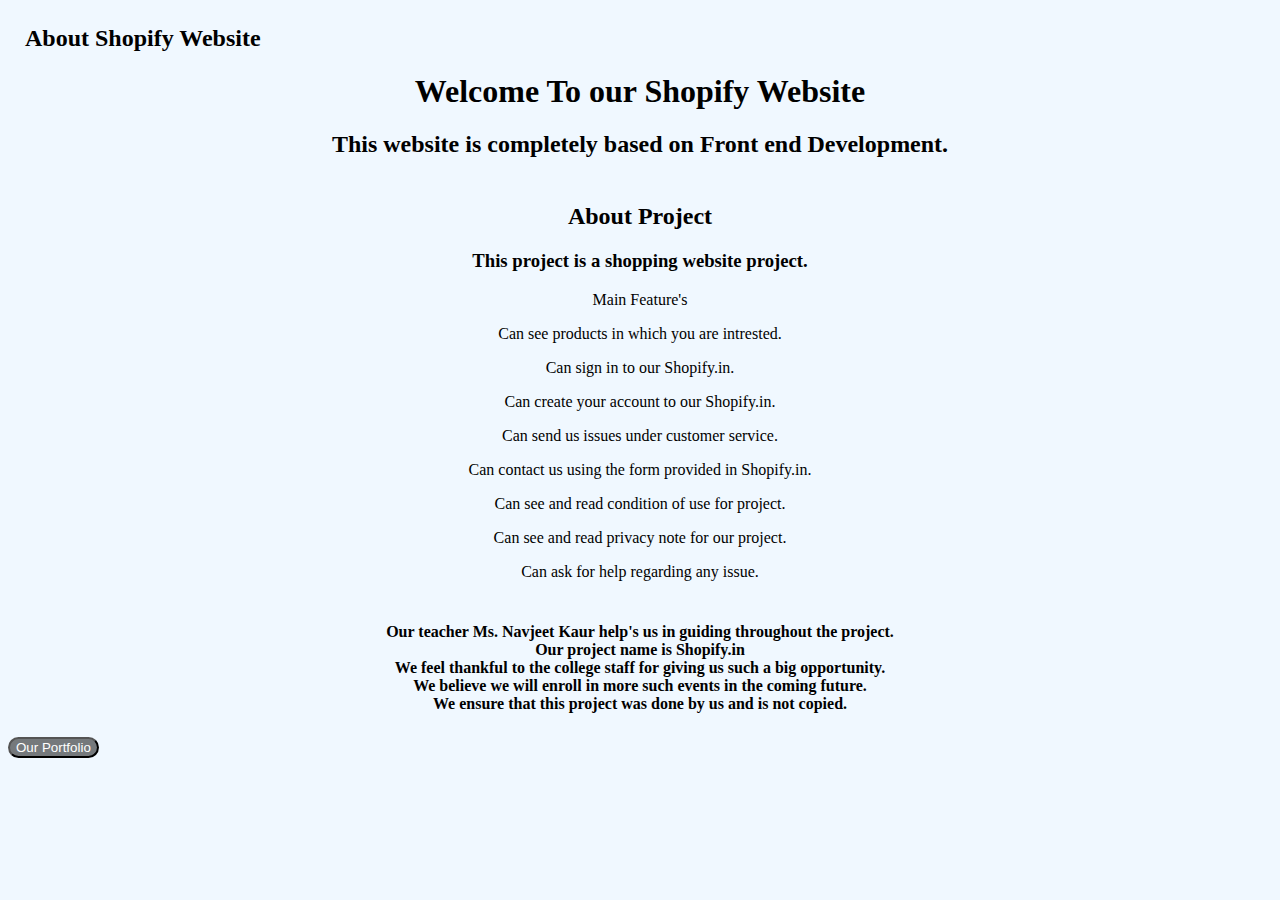
<file: info/about_website.html>
<!DOCTYPE html>
<html lang="en">
<head>
    <meta charset="UTF-8">
    <meta http-equiv="X-UA-Compatible" content="IE=edge">
    <meta name="viewport" content="width=device-width, initial-scale=1.0">
    <title>About Website</title>

    <!-- favicon icon -->
    <link rel="shortcut icon" href="../images/favicon.ico" type="image/x-icon">  

    <!-- css linking -->
    <link rel="stylesheet" href="./style.css">
 
    <!-- fontawesome cdn -->
    <link rel="stylesheet" href="https://pro.fontawesome.com/releases/v5.10.0/css/all.css" integrity="sha384-AYmEC3Yw5cVb3ZcuHtOA93w35dYTsvhLPVnYs9eStHfGJvOvKxVfELGroGkvsg+p" crossorigin="anonymous"/>
 
</head>
<body>

    <!-- header -->
    <header class="header" id="header1">
        <!-- navbar -->
        <div class="nav">
            <h2> About Shopify Website <a href="../index.html"><i class="fas fa-home"></i></a></h2>
        </div>
    </header>

    <!-- about website -->

    <section class="about_website">

        <div class="about">
            <h1>Welcome To our Shopify Website</h1>
            <h2>This website is completely based on <b>Front end Development</b>.</h2>
        </div>

        <div class="project">
            <h2>About Project</h2>
            <h3>This project is a <b>shopping website </b>project.</h3>
                    Main Feature's <br>
                   <p> Can see products in which you are intrested. </p> 
                   <p>Can sign in to our Shopify.in. </p>
                   <p>Can create your account to our Shopify.in. </p>
                   <p>Can send us issues under customer service. </p>
                   <p>Can contact us using the form provided in Shopify.in. </p>
                   <p>Can see and read condition of use for project. </p>
                   <p>Can see and read privacy note for our project. </p>
                   <p>Can  ask for help regarding any issue. </p>
        </div>
        <div class="credits">
            <h4>Our teacher <b>Ms. Navjeet Kaur</b> help's us in guiding throughout the project.<br>
                Our project name is Shopify.in <br>
                We feel thankful to the college staff for giving us such a big opportunity. <br>
                We believe we will enroll in more such events in the coming future. <br>
                We ensure that this project was done by us and is not copied.</h4>
        </div>

        <button type="button" onclick="window.location.href='./our_portfolio.html'"> Our Portfolio</button>
    </section>
    
</body>
</html>
</file>
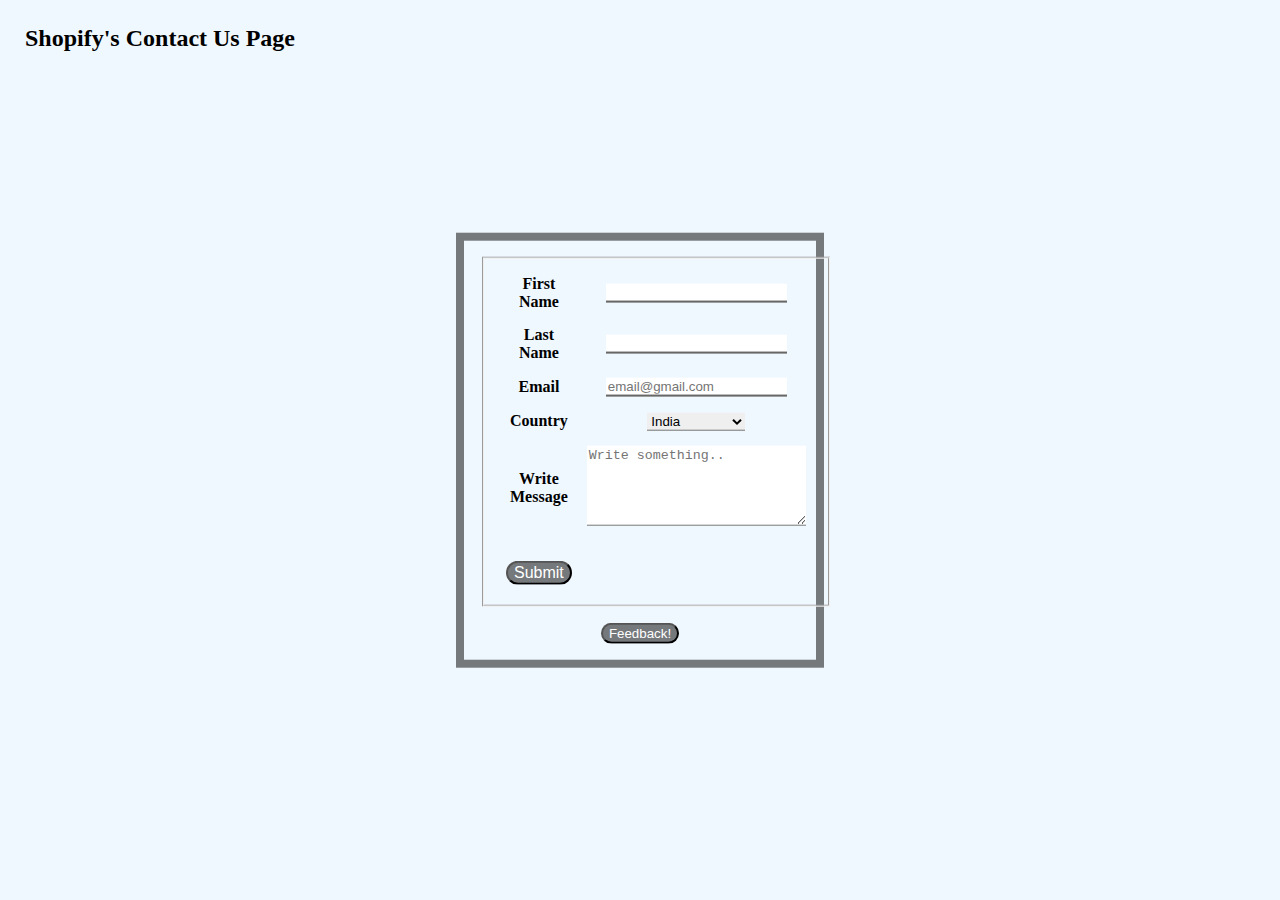
<file: info/contact_form.html>
<!DOCTYPE html>
<html lang="en">
<head>
    <meta charset="UTF-8">
    <meta http-equiv="X-UA-Compatible" content="IE=edge">
    <meta name="viewport" content="width=device-width, initial-scale=1.0">
    <title>Contact Us</title>

    <!-- favicon icon -->
    <link rel="shortcut icon" href="../images/favicon.ico" type="image/x-icon">  

    <!-- css linking -->
    <link rel="stylesheet" href="./style.css">
 
    <!-- fontawesome cdn -->
    <link rel="stylesheet" href="https://pro.fontawesome.com/releases/v5.10.0/css/all.css" integrity="sha384-AYmEC3Yw5cVb3ZcuHtOA93w35dYTsvhLPVnYs9eStHfGJvOvKxVfELGroGkvsg+p" crossorigin="anonymous"/>
 
</head>
<body>

    <!-- header -->
    <header class="header" id="header1">
        <!-- navbar -->
        <div class="nav">
            <h2> Shopify's Contact Us Page<a href="../index.html"><i class="fas fa-home"></i></a></h2>
        </div>
    </header>

    <!-- contact us -->

    <section class="contact_us">

        <fieldset>    
            <table cellspacing="5" cellpadding="5">
                <form>  
                    <tr>
                        <td><label for="fname"><i class="bi bi-person-fill"></i> <b> First Name </b></label></td>
                        <td> <input type="text" id="fname" autocomplete="off"> </td>
                    </tr>
                    <tr>
                        <td><label for="lname"><i class="bi bi-person-fill"></i> <b> Last Name </b></label></td>
                        <td> <input type="text" id="lname"  autocomplete="off"> </td>
                    </tr> 
                    <tr>
                        <td><label for="email"><i class="bi bi-envelope-fill"></i> <b> Email </b></label></td>
                        <td><input type="email" id="email" placeholder="email@gmail.com"  autocomplete="off"></td>
                    </tr>
                    <tr>
                        <td><label for="country"><i class="bi bi-house-fill"></i><b> Country </b></label></td>
                        <td><select id="country" name="country">
                        <option value="India">India</option>
                        <option value="canada">Canada</option>
                        <option value="usa">USA</option>
                        <option value="australia">Australia</option>
                        <option value="brazil">Brazil</option> 
                        <option value="newzealand">New zealand</option>
                        </select></td>
                    </tr>
                    <tr>
                        <td> <label for="msg"><i class="bi bi-chat-left-dots-fill"></i> <b>Write Message</b></label></td>
                        <td><textarea id="msg" name="msg" placeholder="Write something.." rows="5" cols="25"></textarea></td>
                    </tr>
                    <tr>
                        <td> <button type="submit" value="submit" id="submit" >Submit</button></td>
                    </tr>
                </form>  
            </table>
        </fieldset>

        <button type="button" onclick="window.location.href='./feedback_form.html'"> Feedback!</button>
       
    </section>
    
</body>
</html>
</file>
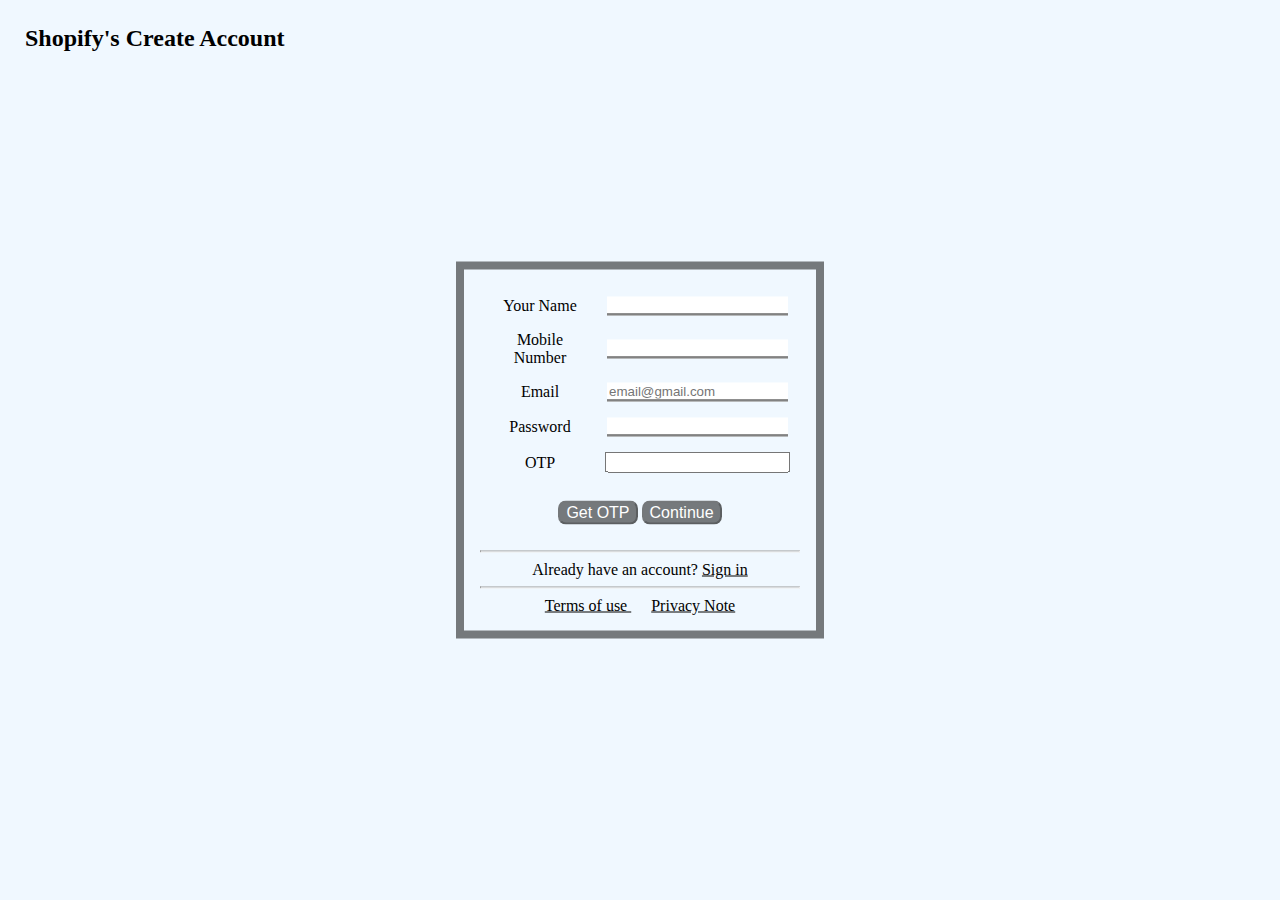
<file: info/create_account.html>
<!DOCTYPE html>
<html lang="en">
<head>
    <meta charset="UTF-8">
    <meta http-equiv="X-UA-Compatible" content="IE=edge">
    <meta name="viewport" content="width=device-width, initial-scale=1.0">
    <title>Create Account</title>

    <!-- favicon icon -->
    <link rel="shortcut icon" href="../images/favicon.ico" type="image/x-icon">  

    <!-- css linking -->
    <link rel="stylesheet" href="./style.css">
 
    <!-- fontawesome cdn -->
    <link rel="stylesheet" href="https://pro.fontawesome.com/releases/v5.10.0/css/all.css" integrity="sha384-AYmEC3Yw5cVb3ZcuHtOA93w35dYTsvhLPVnYs9eStHfGJvOvKxVfELGroGkvsg+p" crossorigin="anonymous"/>
 
</head>
<body>

    <!-- header -->
    <header class="header" id="header1">
        <!-- navbar -->
        <div class="nav">
            <h2>Shopify's Create Account</h2>
        </div>
    </header>

    <!-- Create Account -->
    <section class="create_account">
        <table align="center" cellspacing="5" cellpadding="5">

            <form>
                <tr>
                    <td><label for="name"><i class="bi bi-person-fill"></i> Your Name</label></td>
                    <td> <input type="text" id="name" autocomplete="off" onkeyup="uppercase()"> </td>
                </tr>   
                <tr>
                    <td><label for="contact"><i class="bi bi-phone-fill"></i> Mobile Number</label></td>
                    <td><input type="number" id="contact" pattern="[0-9]{10}" maxlength="10" onkeyup="enable_button()"  autocomplete="off"  required> </td>
                </tr>
                
                <tr>
                    <td><label for="email"><i class="bi bi-envelope-fill"></i> Email</label></td>
                    <td><input type="email" id="email" placeholder="email@gmail.com" autocomplete="off"></td>
                </tr>
                <tr>
                    <td><label for="password"><i class="bi bi-key-fill"></i> Password</label></td>
                    <td><input type="password" id="password"  autocomplete="off" required></td>
                </tr>
                <tr>
                    <td><label for="Otp">OTP</label></td>
                    <td><input type="number" id="otp" autocomplete="off" required onkeyup="continue1()"></td>
                </tr>
                
            </form>
        </table>
            <br>
            <button type="submit" id="otp-button" onclick="otp()" disabled>Get OTP</button>
            <a href="../index.html"><button button id="continue-button" type="submit" onclick="myFunction()" disabled>Continue</button></a> <br> <br>
            <hr>
            <span>Already have an account?
            <a href="./sign_in.html" class="btn btn-primary" >Sign in</a> </span>
            <hr>
        <!-- footer -->
        <a href="./terms_use.html"><span> Terms of use </span></a> &emsp;
        <a href="./privacy_policy.html"><span> Privacy Note </span></a>
    </section>
    
    <!-- scripting -->
    <script>
            function myFunction() {
            confirm("You have created account and ready to use.");
          }
          function otp(){
           var digits = '0123456789';
           let OTP = '';
           for (let i = 0; i < 4; i++ ) {
            OTP += digits[Math.floor(Math.random() * 10)];
           }
           alert("Your OTP is "+ OTP );
           }
           function uppercase(){
           document.getElementById("name").value=document.getElementById("name").value.toUpperCase();}
    
     function continue1(){
     var a=document.getElementById("name").value;
     var b=document.getElementById("contact").value;
     var c=document.getElementById("email").value;
     var d=document.getElementById("password").value;
     var e=document.getElementById("otp").value;
     if(a,b,c,d,e!=""){document.getElementById("continue-button").disabled=false;}
     }
     function enable_button(){
       var a=document.getElementById("contact").value;
       if(a!=""){document.getElementById("otp-button").disabled=false;}
       else{alert("You have to fill mobile number.");}
     }
     </script>
</body>
</html>
</file>
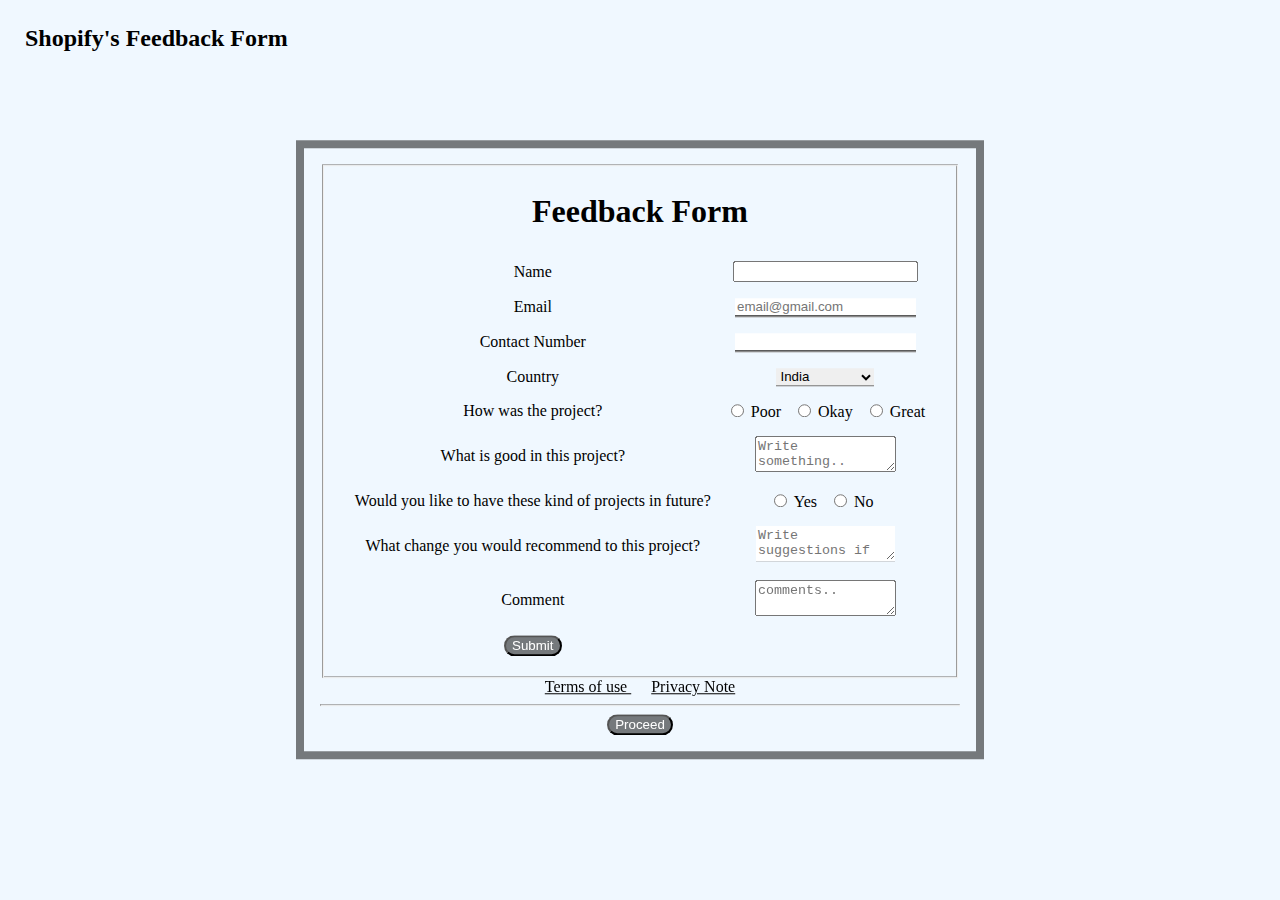
<file: info/feedback_form.html>
<!DOCTYPE html>
<html lang="en">
<head>
    <meta charset="UTF-8">
    <meta http-equiv="X-UA-Compatible" content="IE=edge">
    <meta name="viewport" content="width=device-width, initial-scale=1.0">
    <title>Feedback</title>

    <!-- favicon icon -->
    <link rel="shortcut icon" href="../images/favicon.ico" type="image/x-icon">  

    <!-- css linking -->
    <link rel="stylesheet" href="./style.css">
 
    <!-- fontawesome cdn -->
    <link rel="stylesheet" href="https://pro.fontawesome.com/releases/v5.10.0/css/all.css" integrity="sha384-AYmEC3Yw5cVb3ZcuHtOA93w35dYTsvhLPVnYs9eStHfGJvOvKxVfELGroGkvsg+p" crossorigin="anonymous"/>
 
</head>
<body>

    <!-- header -->
    <header class="header" id="header1">
        <!-- navbar -->
        <div class="nav">
            <h2>Shopify's Feedback Form<a href="../index.html"><i class="fas fa-home"></i></a></h2>
        </div>
    </header>

    <!-- feedback -->
    <section class="feedback">
        <fieldset>
            <h1>Feedback Form</h1>
            
            <table align="center" cellspacing="5" cellpadding="5">
                <form>  
                    <tr>
                        <td><label for="fname"><i class="bi bi-person-fill"></i> Name</label></td>
                        <td> <input type="text" id="fname" autocomplete="off"> </td>
                    </tr>
                    <tr>
                        <td><label for="email"><i class="bi bi-envelope-fill"></i> Email</label></td>
                        <td><input type="text" id="email" placeholder="email@gmail.com" autocomplete="off"></td>
                    </tr>
                    <tr>
                        <td><label for="contact"><i class="bi bi-telephone-fill"></i>Contact Number</label></td>
                        <td><input type="text" id="contact" pattern="^\d{10}$" title="only conatain 10 digits" maxlength="10" autocomplete="off"></td>
                    </tr>
                    <tr>
                        <td><label for="country"><i class="bi bi-house-fill"></i>Country</label></td>
                        <td><select id="country" name="country">
                        <option value="India">India</option>
                        <option value="canada">Canada</option>
                        <option value="usa">USA</option>
                        <option value="australia">Australia</option>
                        <option value="brazil">Brazil</option> 
                        <option value="newzealand">New zealand</option>
                        </select></td>
                    </tr>
                    <tr>
                        <td><label><i class="bi bi-star-fill"></i>How was the project?</label></td>
                        <td>
                            <span><input type="radio" id="poor" name="rate" value="poor"></span>
                            <label for="poor">Poor</label> &nbsp;
                            <span><input type="radio" id="okay" name="rate" value="okay"></span>
                            <label for="okay">Okay</label> &nbsp;
                            <span><input type="radio" id="great" name="rate" value="great"></span>
                            <label for="great">Great</label>
                        </td>
                    </tr>
                    <tr>
                        <td><label for="feedback"> <i class="bi bi-chat-left-dots-fill"></i>What is good in this project?</label></td>
                        <td><textarea id="feedback" name="feedback" placeholder="Write something.." rows="2" cols="15"></textarea></td>
                    </tr>
                    <tr>
                        <td><label><i class="bi bi-star-fill"></i>Would you like to have these kind of projects in future?</label></td>
                        <td>
                            <span><input type="radio" id="yes" name="yes" value="yes"></span>
                            <label for="yes">Yes</label> &nbsp;
                            <span><input type="radio" id="no" name="yes" value="yes"></span>
                            <label for="no">No</label> &nbsp;
                        </td>
                    </tr>
                    <tr>
                        <td> <label for="msg"><i class="bi bi-chat-left-dots-fill"></i>What change you would recommend to this project?</label></td>
                        <td><textarea id="msg" name="msg" placeholder="Write suggestions if any.." rows="2" cols="15"></textarea></td>
                    </tr>
                    <tr>
                        <td> <label for="comments"><i class="bi bi-chat-left-dots-fill"></i>Comment</label></td>
                        <td><textarea id="comments" name="comments" placeholder="comments.." rows="2" cols="15"></textarea></td>
                    </tr>
                    <tr>
                        <td> <button type="submit" value="submit">Submit</button></td>
                    </tr>
                </form>  
            </table>
        </fieldset>
        <!-- footer -->
        <a href="./terms_use.html"><span> Terms of use </span></a> &emsp;
        <a href="./privacy_policy.html"><span> Privacy Note </span></a>
        <hr>
        <button type="button" onclick="window.location.href='./thanks.html'"> Proceed </button>
    </section>
  
</body>
</html>
</file>
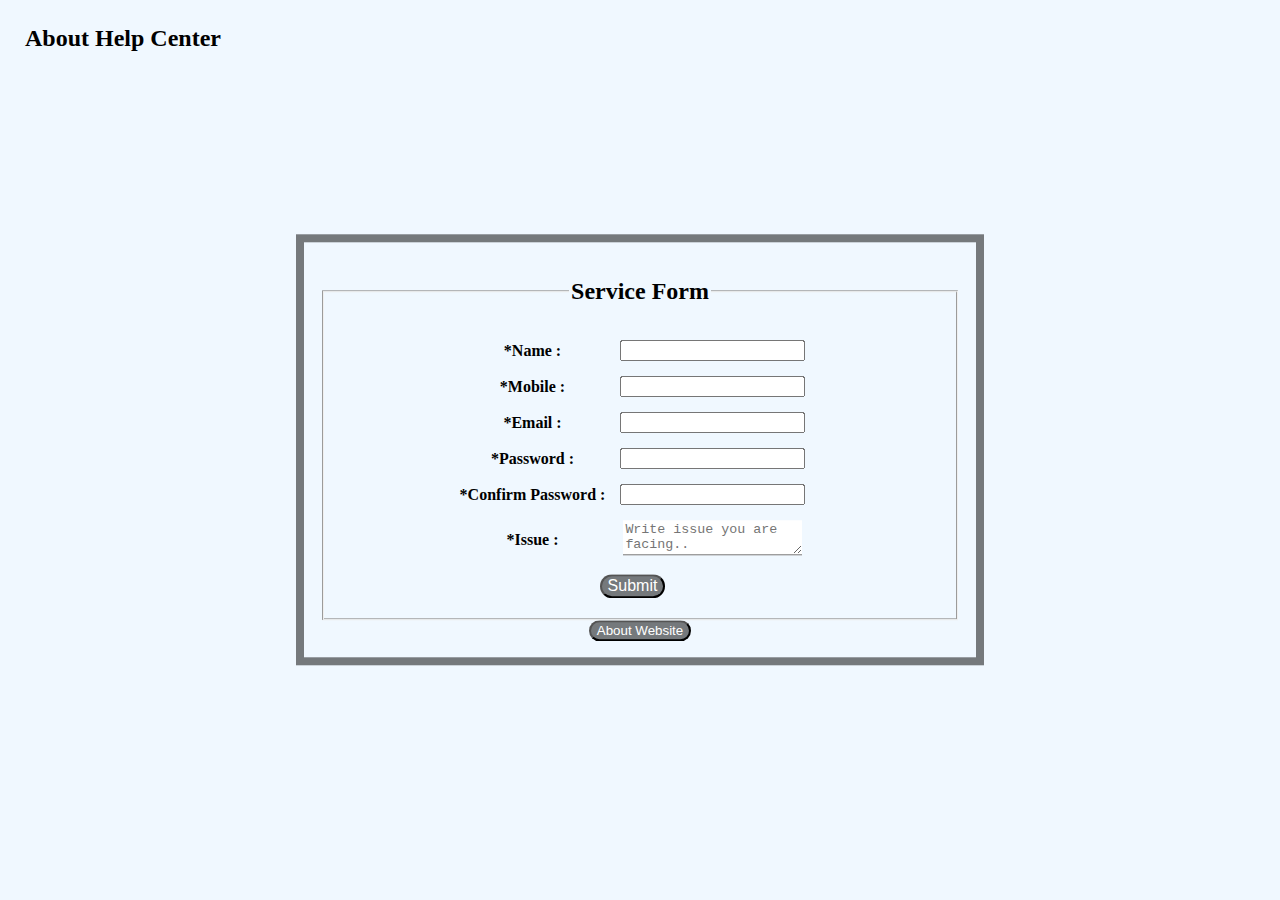
<file: info/help.html>
<!DOCTYPE html>
<html lang="en">
<head>
    <meta charset="UTF-8">
    <meta http-equiv="X-UA-Compatible" content="IE=edge">
    <meta name="viewport" content="width=device-width, initial-scale=1.0">
    <title>Help Center</title>

    <!-- favicon icon -->
    <link rel="shortcut icon" href="../images/favicon.ico" type="image/x-icon">  

    <!-- css linking -->
    <link rel="stylesheet" href="./style.css">
 
    <!-- fontawesome cdn -->
    <link rel="stylesheet" href="https://pro.fontawesome.com/releases/v5.10.0/css/all.css" integrity="sha384-AYmEC3Yw5cVb3ZcuHtOA93w35dYTsvhLPVnYs9eStHfGJvOvKxVfELGroGkvsg+p" crossorigin="anonymous"/>
 
</head>
<body>

    <!-- header -->
    <header class="header" id="header1">
        <!-- navbar -->
        <div class="nav">
            <h2> About Help Center <a href="../index.html"><i class="fas fa-home"></i></a></h2>
        </div>
    </header>

    <!-- help center -->

    <section class="help_center">
        <fieldset >
            <legend align="center" ><h2>Service Form</h2></legend>
            <table align="center" cellspacing="5" cellpadding="5">
                <tr>
                    <th>*Name :</th>
                    <td><input type="text" id="i1" onkeyup="f1()" onblur="f11()"></td>
                    <td id="t1"></td>
                </tr>
                
                <tr>
                    <th>*Mobile :</th>
                    <td><input type="text" id="i2" maxlength="10" onkeyup="f2()" onblur="f22()"></td>
                    <td id="t2"></td>
                </tr>
                
                <tr>
                    <th>*Email :</th>
                    <td><input type="text" id="i3" onkeyup="f3()" onblur="f33()"></td>
                    <td id="t3"></td>
                </tr>
                
                <tr>
                    <th>*Password :</th>
                    <td><input type="password" id="i4" required onkeyup="f4()" onblur="f44()"></td>
                    <td id="t4"></td>
                </tr>
                
                <tr>
                    <th>*Confirm Password :</th>
                    <td><input type="password" id="i5" onkeyup="f5()" onblur="f55()"></td>
                    <td id="t5"></td>
                </tr>
                <tr>
                    <th>*Issue :</th>
                    <td><textarea id="msg" placeholder="Write issue you are facing.." rows="2" cols="20"></textarea></td>
                </tr>
                <tr>
                    <td colspan="2" align="center"><input type="submit" id="submit" onclick="f6()"></td>
                </tr>
            </table>
            </fieldset>
        <button type="button" onclick="window.location.href='./about_website.html'"> About Website</button>
    </section>

    <!-- scripting -->
    <script src="./help.js"></script>
</body>
</html>
</file>
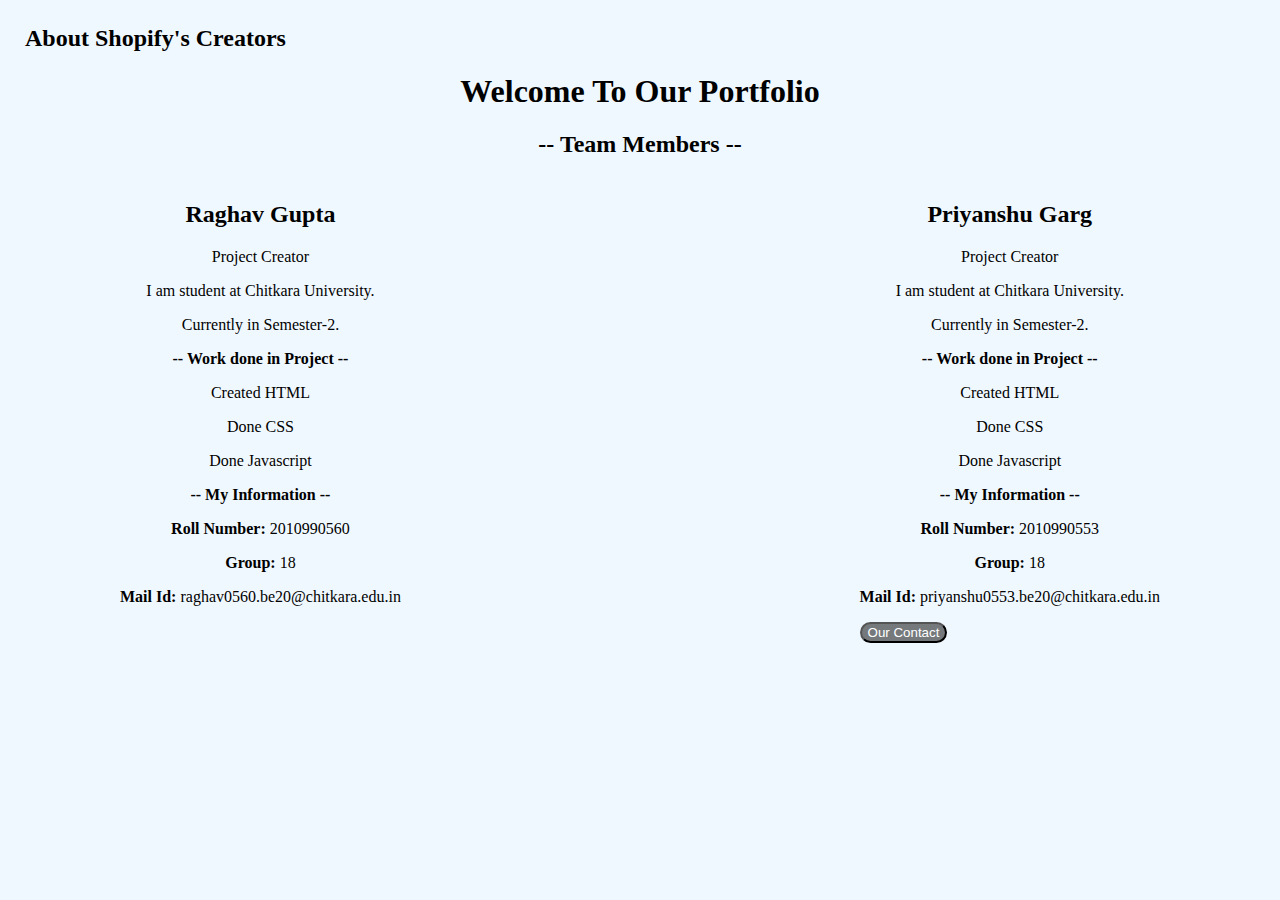
<file: info/our_portfolio.html>
<!DOCTYPE html>
<html lang="en">
<head>
    <meta charset="UTF-8">
    <meta http-equiv="X-UA-Compatible" content="IE=edge">
    <meta name="viewport" content="width=device-width, initial-scale=1.0">
    <title>About Us</title>

    <!-- favicon icon -->
    <link rel="shortcut icon" href="../images/favicon.ico" type="image/x-icon">  

    <!-- css linking -->
    <link rel="stylesheet" href="./style.css">
 
    <!-- fontawesome cdn -->
    <link rel="stylesheet" href="https://pro.fontawesome.com/releases/v5.10.0/css/all.css" integrity="sha384-AYmEC3Yw5cVb3ZcuHtOA93w35dYTsvhLPVnYs9eStHfGJvOvKxVfELGroGkvsg+p" crossorigin="anonymous"/>
 
</head>
<body>

    <!-- header -->
    <header class="header" id="header1">
        <!-- navbar -->
        <div class="nav">
            <h2> About Shopify's Creators <a href="../index.html"><i class="fas fa-home"></i></a></h2>
        </div>
    </header>

    <!-- about us -->

    <section class="about_us">

        <div class="about_section">
            <h1>Welcome To Our Portfolio</h1>
            <h2>-- Team Members --</b></h2>
        </div>

        <!-- section for raghav -->

        <section id="raghav">
            <div class="our_portfolio" >
                <h2>Raghav Gupta</h2>
                <p>Project Creator</p>
                <p>I am student at Chitkara University.</p>
                <p>Currently in Semester-2.</p>
                <b>-- Work done in Project --</b>
                    <p> Created HTML</p>
                    <p> Done CSS</p>
                    <p> Done Javascript</p>
                <b>-- My Information --</b>
                    <p> <b>Roll Number: </b>2010990560</p>
                    <p><b> Group:</b> 18</p>
                    <p> <b>Mail Id: </b> raghav0560.be20@chitkara.edu.in</p>
            </div>
        </section>

        <!-- section for priyanshu -->
        <section id="priyanshu">
            <div class="our_portfolio">
                <h2>Priyanshu Garg</h2>
                <p>Project Creator</p>
                <p>I am student at Chitkara University.</p>
                <p>Currently in Semester-2.</p>
                <b>-- Work done in Project --</b>
                    <p> Created HTML</p>
                    <p> Done CSS</p>
                    <p> Done Javascript</p>
                <b>-- My Information --</b>
                    <p> <b>Roll Number: </b> 2010990553</p>
                    <p> <b>Group:</b> 18</p>
                    <p> <b>Mail Id: </b> priyanshu0553.be20@chitkara.edu.in</p>
            </div>
            <button type="button" onclick="window.location.href='./contact_form.html'"> Our Contact</button>
        </section>

    </section>
    
</body>
</html>
</file>
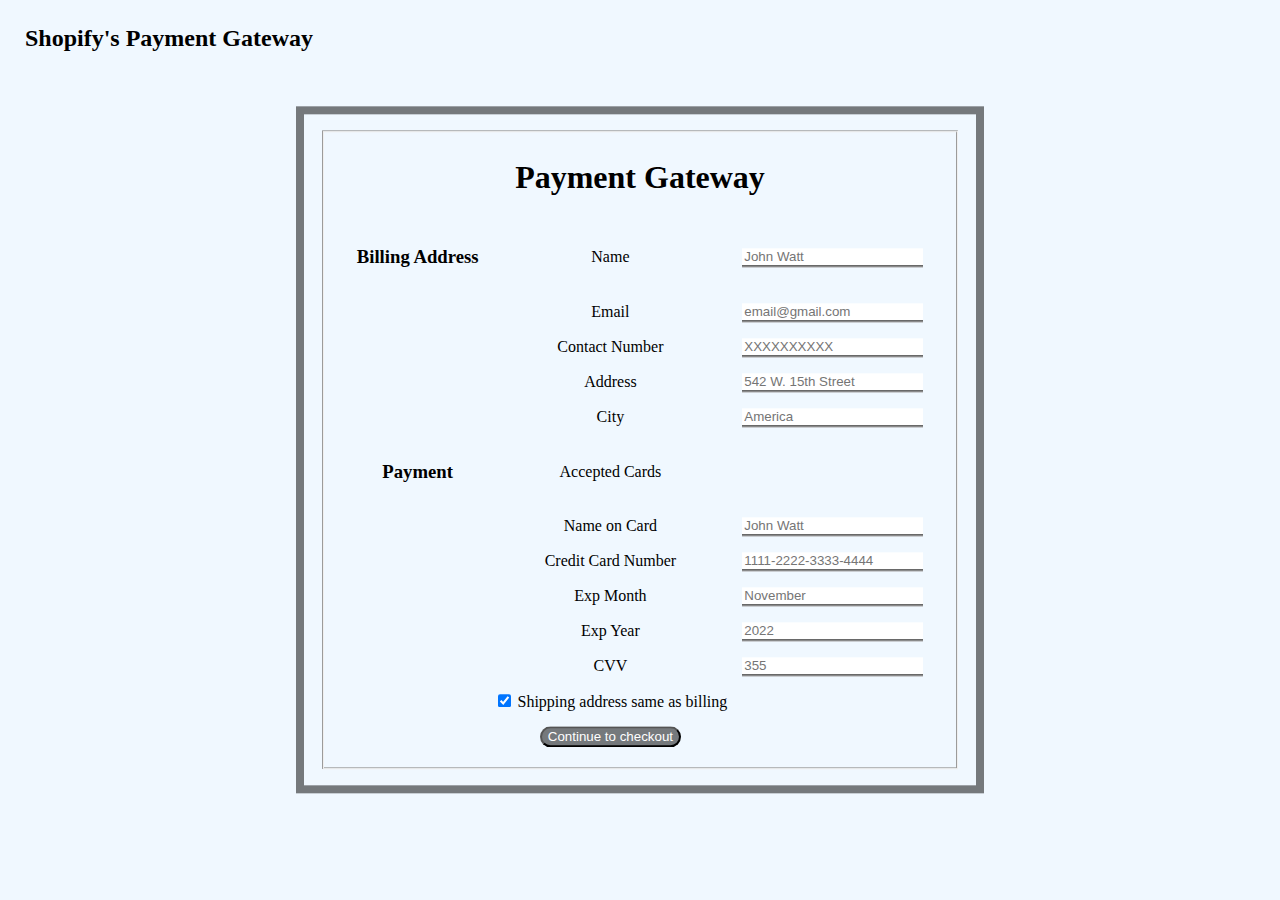
<file: info/payment.html>
<!DOCTYPE html>
<html lang="en">
<head>
    <meta charset="UTF-8">
    <meta http-equiv="X-UA-Compatible" content="IE=edge">
    <meta name="viewport" content="width=device-width, initial-scale=1.0">
    <title>Payment Gateway</title>

    <!-- favicon icon -->
    <link rel="shortcut icon" href="../images/favicon.ico" type="image/x-icon">  

    <!-- css linking -->
    <link rel="stylesheet" href="./style.css">
 
    <!-- fontawesome cdn -->
    <link rel="stylesheet" href="https://pro.fontawesome.com/releases/v5.10.0/css/all.css" integrity="sha384-AYmEC3Yw5cVb3ZcuHtOA93w35dYTsvhLPVnYs9eStHfGJvOvKxVfELGroGkvsg+p" crossorigin="anonymous"/>
 
</head>
<body>

    <!-- header -->
    <header class="header" id="header1">
        <!-- navbar -->
        <div class="nav">
            <h2> Shopify's Payment Gateway<a href="../index.html"><i class="fas fa-home"></i></a></h2>
        </div>
    </header>

    <!-- payment gateway -->
    <section class="payment">
        <fieldset>
            <h1>Payment Gateway</h1>
            <table align="center" cellspacing="5" cellpadding="5">
                <form>  
                  <section id="billing">
                    <tr>
                        <th><h3>Billing Address</h3></th>
                        <td><label for="fname"><i class="bi bi-person-fill"></i> Name</label></td>
                        <td> <input type="text" id="fname" placeholder="John Watt" autocomplete="off"> </td>
                    </tr>
                    <tr>
                      <th></th>
                        <td><label for="email"><i class="bi bi-envelope-fill"></i> Email</label></td>
                        <td><input type="text" id="email" placeholder="email@gmail.com"  autocomplete="off"></td>
                    </tr>
                    <tr>
                      <th></th>
                        <td><label for="contact"><i class="bi bi-telephone-fill"></i>Contact Number</label></td>
                        <td><input type="text" id="contact" placeholder="XXXXXXXXXX" maxlength="10" autocomplete="off"></td>
                    </tr>
                    <tr>
                      <th></th>
                      <td><label for="address"><i class="fas fa-address-card"></i>Address</label></td>
                      <td><input type="text" id="address" placeholder="542 W. 15th Street"  autocomplete="off"></td>
                    </tr>
                    <tr>
                      <th></th>
                      <td><label for="city"><i class="fas fa-university"></i>City</label></td>
                      <td><input type="text" id="city" placeholder="America" autocomplete="off"></td>
                    </tr>          
                  </section>
                  <section id="pay">
                    <tr>
                        <th><h3>Payment</h3></th>
                        <td><label for="accepted"> Accepted Cards</label></td>
                        <td>  <i class="fa fa-cc-visa" style="color:white"></i>
                          <i class="fa fa-cc-amex" style="color:lavender;"></i>
                          <i class="fa fa-cc-mastercard" style="color:red;"></i>
                          <i class="fa fa-cc-discover" style="color:orange;"></i></td>
                    </tr>
                    <tr>
                      <th></th>
                        <td><label for="name">Name on Card</label></td>
                        <td><input type="text" id="name" placeholder="John Watt" autocomplete="off"></td>
                    </tr>
                    <tr>
                      <th></th>
                        <td><label for="number">Credit Card Number</label></td>
                        <td><input type="text" id="number" placeholder="1111-2222-3333-4444" autocomplete="off"></td>
                    </tr>
                    <tr>
                      <th></th>
                      <td><label for="expiry">Exp Month</label></td>
                      <td><input type="text" id="expiry" placeholder="November" autocomplete="off"></td>
                    </tr>
                    <tr>
                      <th></th>
                      <td><label for="exp">Exp Year</label></td>
                      <td><input type="text" id="exp" placeholder="2022" autocomplete="off"></td>
                    </tr>  
                    <tr>
                      <th></th>
                      <td><label for="cvv">CVV</label></td>
                      <td><input type="text" id="cvv" placeholder="355"  autocomplete="off"></td>
                    </tr>          
                  </section>
                  <tr>
                    <th></th>
                    <td><label>
                      <input type="checkbox" checked="checked" name="sameadr"> Shipping address same as billing
                    </label></td>
                  </tr>
                    <tr>
                      <th></th>
                      <td> <button type="submit" id="pay_checkout" value="Continue to checkout"><a href="./help.html">Continue to checkout</a></button> </td>
                    </tr>
                </form>  
            </table>
        </fieldset>
    </section>
</body>
</html>
</file>
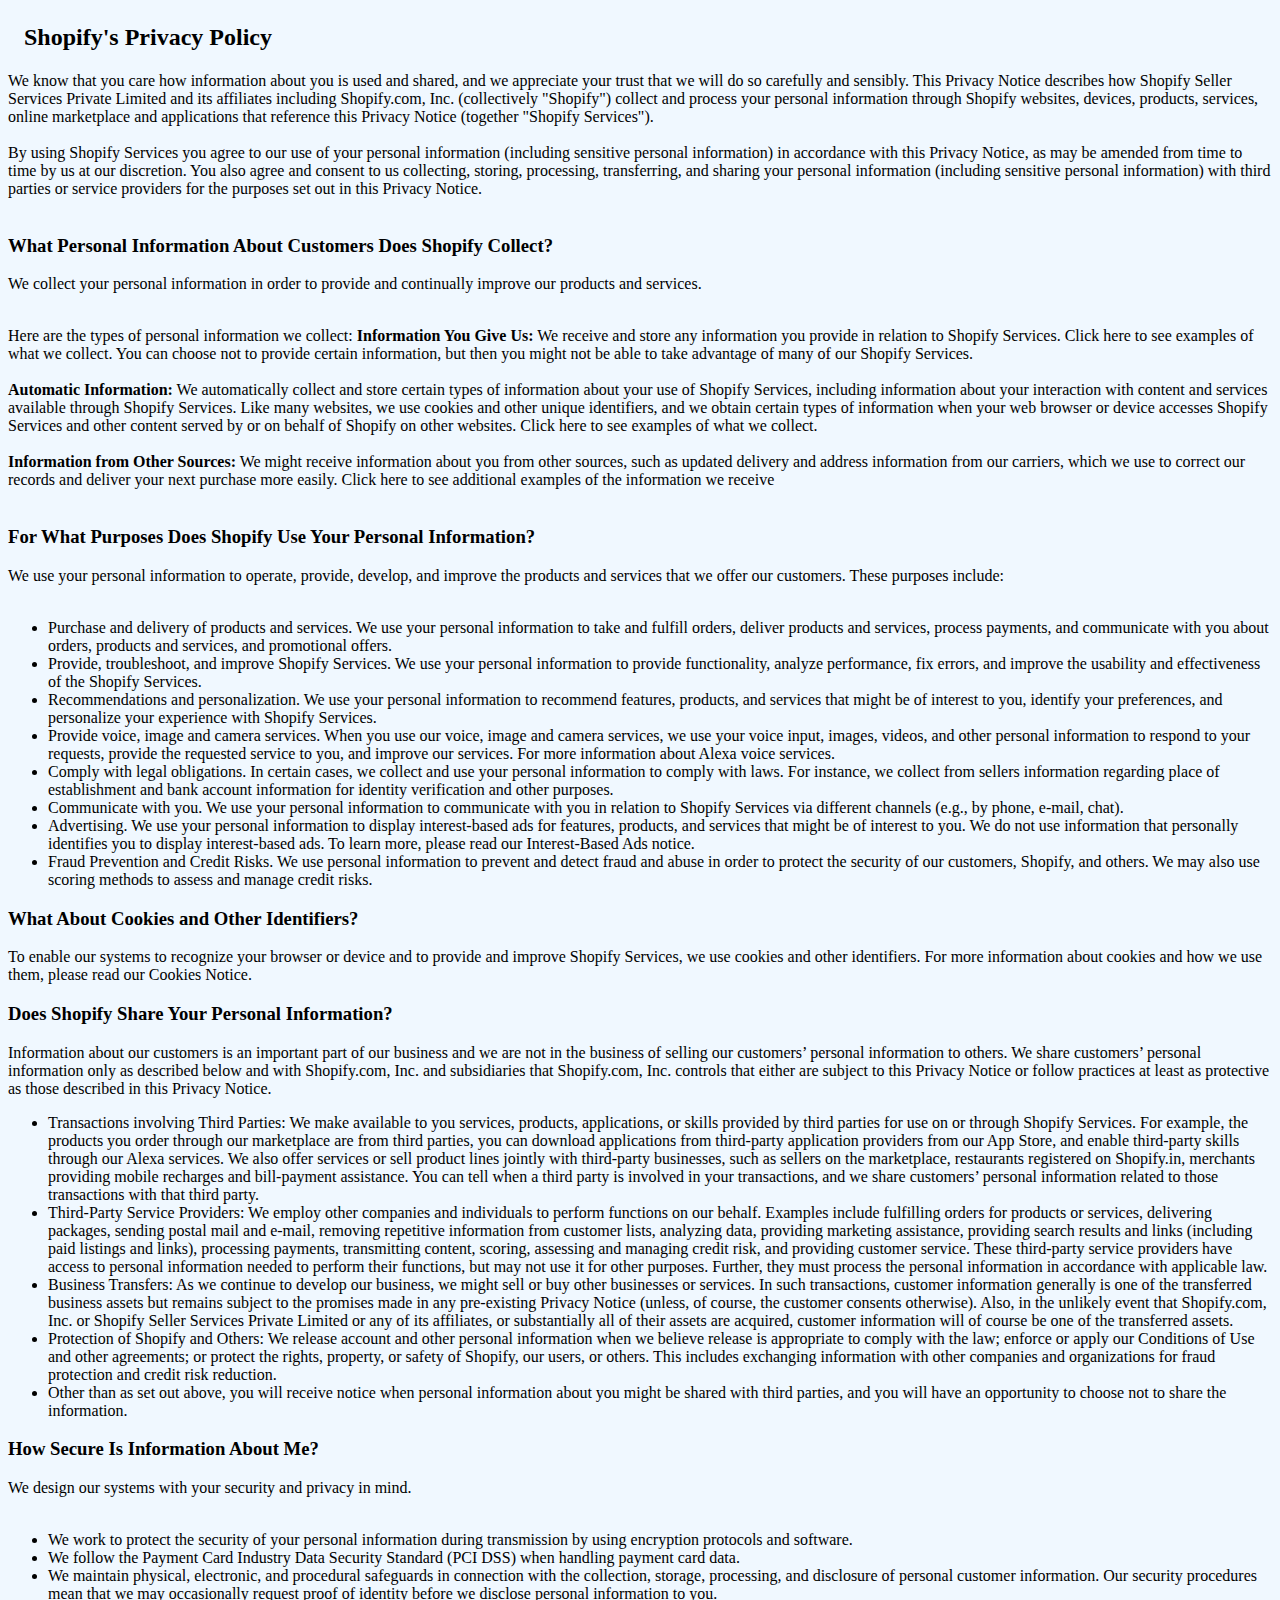
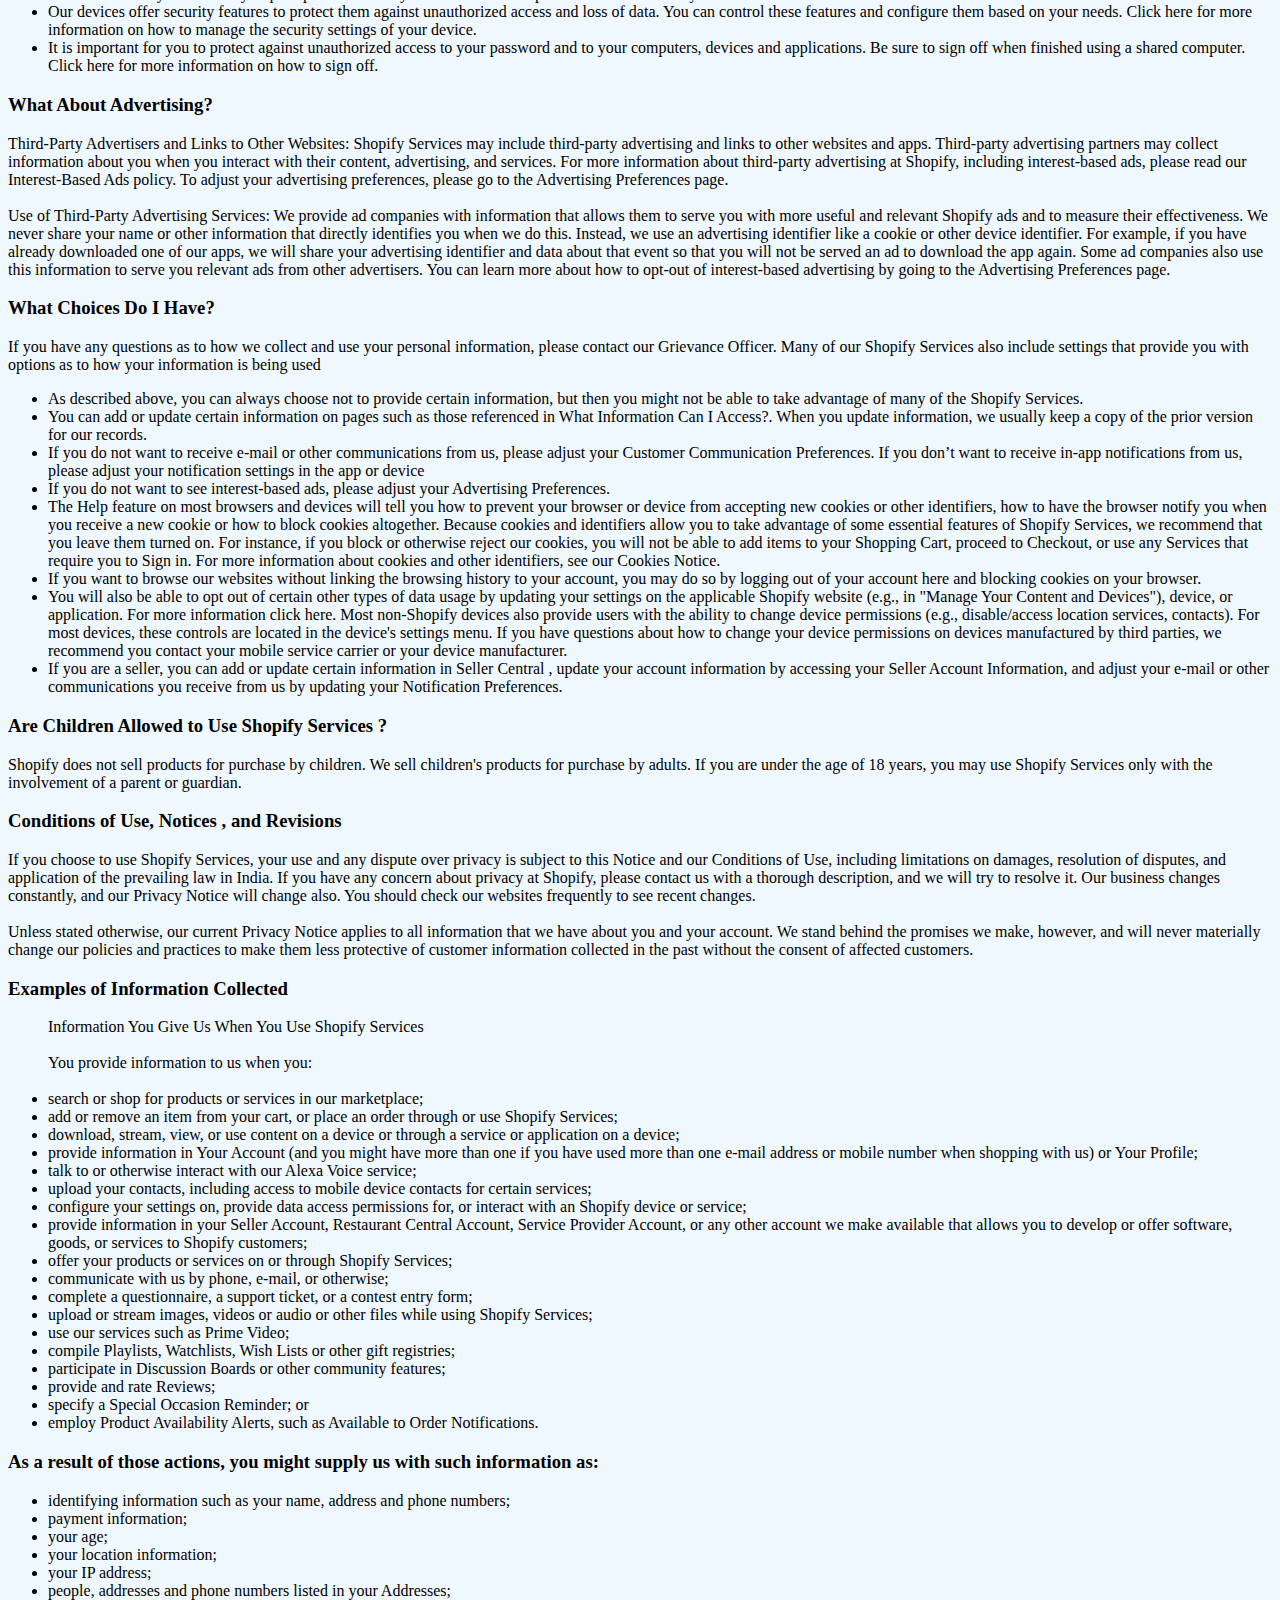
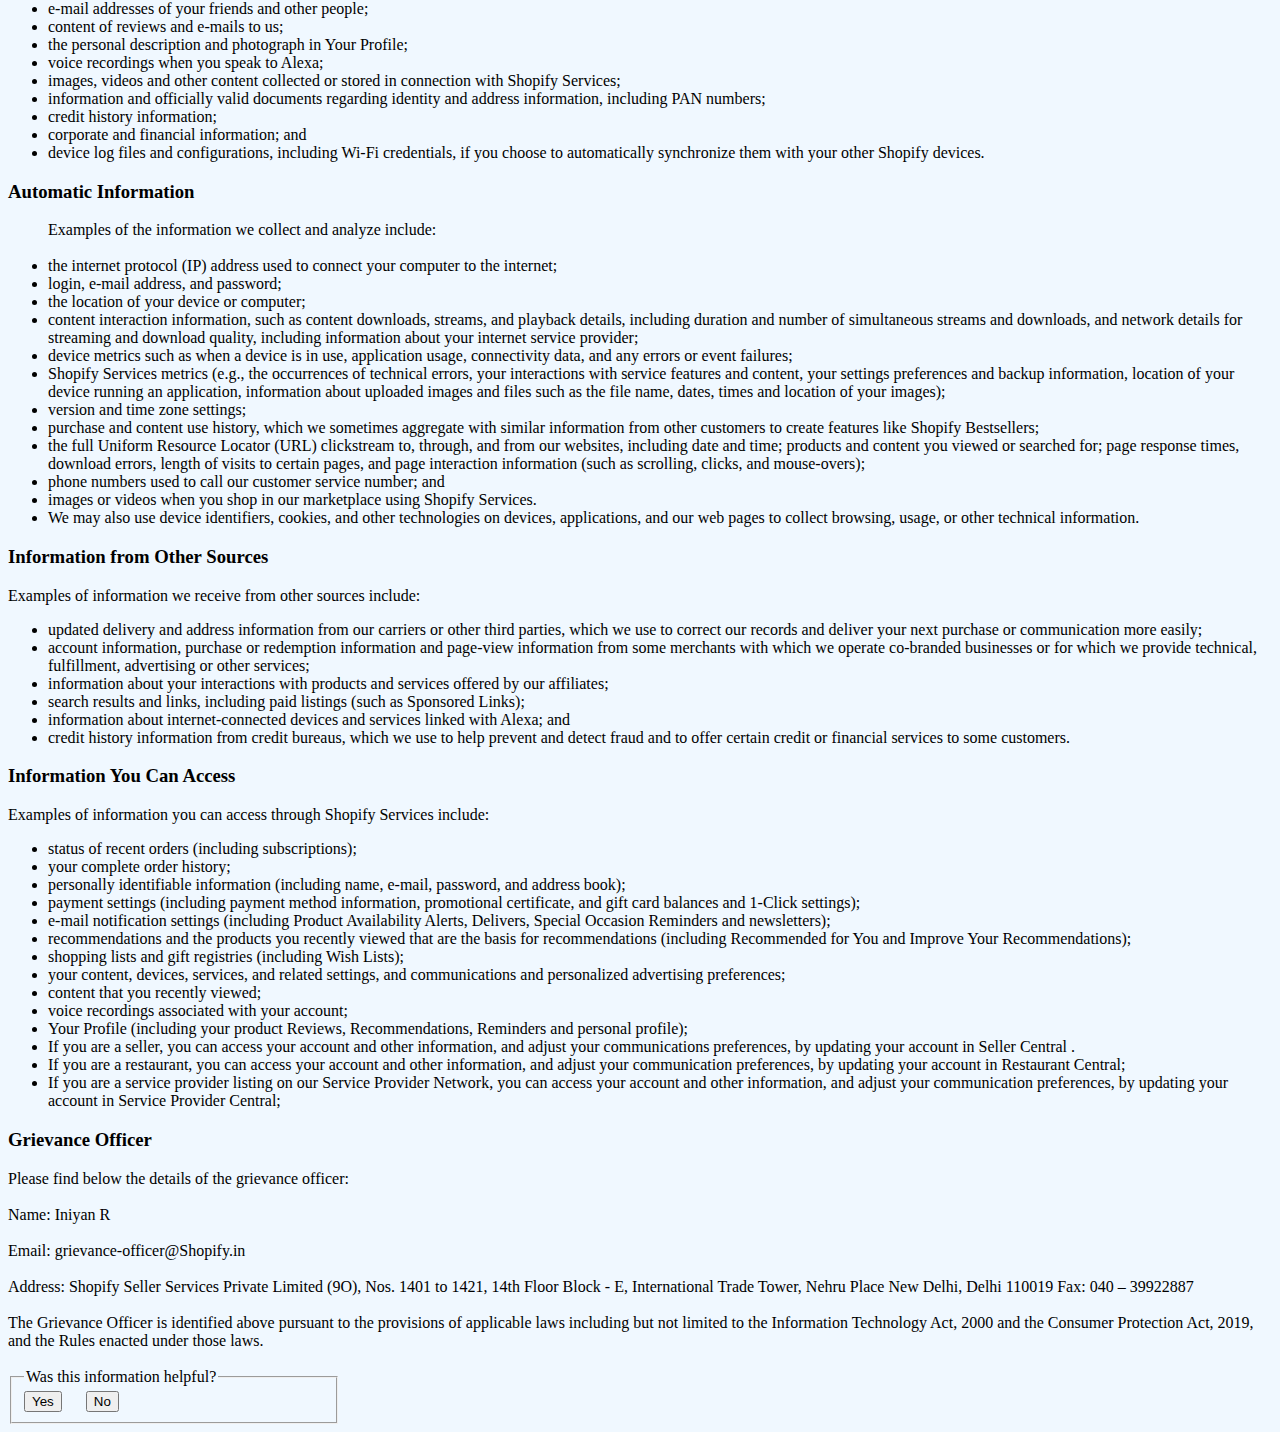
<file: info/privacy_policy.html>
<!DOCTYPE html>
<html lang="en">
<head>
    <meta charset="UTF-8">
    <meta http-equiv="X-UA-Compatible" content="IE=edge">
    <meta name="viewport" content="width=device-width, initial-scale=1.0">
    <title>Privacy Note</title>

    <!-- favicon icon -->
    <link rel="shortcut icon" href="../images/favicon.ico" type="image/x-icon">  

    <!-- css linking -->
    <link rel="stylesheet" href="./style.css">

     <!-- fontawesome cdn -->
     <link rel="stylesheet" href="https://pro.fontawesome.com/releases/v5.10.0/css/all.css" integrity="sha384-AYmEC3Yw5cVb3ZcuHtOA93w35dYTsvhLPVnYs9eStHfGJvOvKxVfELGroGkvsg+p" crossorigin="anonymous"/>


</head>
<body>

    <!-- header -->
    <header class="header" id="header">
        <!-- navbar -->
        <div class="nav">
            <h2> Shopify's Privacy Policy <a href="../index.html"><i class="fas fa-home"></i></a></h2>
        </div>
    </header>

    <!-- Privacy Policy -->
    <section class="policy">
    We know that you care how information about you is used and shared, and we appreciate your trust that we will do so carefully and sensibly. This Privacy Notice describes how Shopify Seller Services Private Limited and its affiliates including Shopify.com, Inc. (collectively "Shopify") collect and process your personal information through Shopify websites, devices, products, services, online marketplace and applications that reference this Privacy Notice (together "Shopify Services").
    <br><br>
    By using Shopify Services you agree to our use of your personal information (including sensitive personal information) in accordance with this Privacy Notice, as may be amended from time to time by us at our discretion. You also agree and consent to us collecting, storing, processing, transferring, and sharing your personal information (including sensitive personal information) with third parties or service providers for the purposes set out in this Privacy Notice.
    <br><br>
   <h3> What Personal Information About Customers Does Shopify Collect?</h3>
   
    We collect your personal information in order to provide and continually improve our products and services.
    <br><br>
    <ul></ul>
    Here are the types of personal information we collect:

   <b>Information You Give Us:</b> We receive and store any information you provide in relation to Shopify Services. Click here to see examples of what we collect. You can choose not to provide certain information, but then you might not be able to take advantage of many of our Shopify Services.
    <br><br>
    <b>Automatic Information:</b> We automatically collect and store certain types of information about your use of Shopify Services, including information about your interaction with content and services available through Shopify Services. Like many websites, we use cookies and other unique identifiers, and we obtain certain types of information when your web browser or device accesses Shopify Services and other content served by or on behalf of Shopify on other websites. Click here to see examples of what we collect.
    <br><br>
    <b>Information from Other Sources:</b> We might receive information about you from other sources, such as updated delivery and address information from our carriers, which we use to correct our records and deliver your next purchase more easily. Click here to see additional examples of the information we receive
    <br><br>

    <h3> For What Purposes Does Shopify Use Your Personal Information? </h3>
    We use your personal information to operate, provide, develop, and improve the products and services that we offer our customers. These purposes include:
    <br><br>
    <ul>
        <li>Purchase and delivery of products and services. We use your personal information to take and fulfill orders, deliver products and services, process payments, and communicate with you about orders, products and services, and promotional offers.</li>
        <li>Provide, troubleshoot, and improve Shopify Services. We use your personal information to provide functionality, analyze performance, fix errors, and improve the usability and effectiveness of the Shopify Services.</li>
        <li>Recommendations and personalization. We use your personal information to recommend features, products, and services that might be of interest to you, identify your preferences, and personalize your experience with Shopify Services.</li>
        <li>Provide voice, image and camera services. When you use our voice, image and camera services, we use your voice input, images, videos, and other personal information to respond to your requests, provide the requested service to you, and improve our services. For more information about Alexa voice services.</li>
        <li>Comply with legal obligations. In certain cases, we collect and use your personal information to comply with laws. For instance, we collect from sellers information regarding place of establishment and bank account information for identity verification and other purposes.</li>
        <li>Communicate with you. We use your personal information to communicate with you in relation to Shopify Services via different channels (e.g., by phone, e-mail, chat).</li>
        <li>Advertising. We use your personal information to display interest-based ads for features, products, and services that might be of interest to you. We do not use information that personally identifies you to display interest-based ads. To learn more, please read our Interest-Based Ads notice.</li>
        <li>Fraud Prevention and Credit Risks. We use personal information to prevent and detect fraud and abuse in order to protect the security of our customers, Shopify, and others. We may also use scoring methods to assess and manage credit risks.</li>
    </ul>
    <h3>What About Cookies and Other Identifiers? </h3>
    To enable our systems to recognize your browser or device and to provide and improve Shopify Services, we use cookies and other identifiers. For more information about cookies and how we use them, please read our Cookies Notice.
    
    <h3>Does Shopify Share Your Personal Information?</h3>
    Information about our customers is an important part of our business and we are not in the business of selling our customers’ personal information to others. We share customers’ personal information only as described below and with Shopify.com, Inc. and subsidiaries that Shopify.com, Inc. controls that either are subject to this Privacy Notice or follow practices at least as protective as those described in this Privacy Notice.
    <ul>
        <li>Transactions involving Third Parties: We make available to you services, products, applications, or skills provided by third parties for use on or through Shopify Services. For example, the products you order through our marketplace are from third parties, you can download applications from third-party application providers from our App Store, and enable third-party skills through our Alexa services. We also offer services or sell product lines jointly with third-party businesses, such as sellers on the marketplace, restaurants registered on Shopify.in, merchants providing mobile recharges and bill-payment assistance. You can tell when a third party is involved in your transactions, and we share customers’ personal information related to those transactions with that third party.</li>
        <li>Third-Party Service Providers: We employ other companies and individuals to perform functions on our behalf. Examples include fulfilling orders for products or services, delivering packages, sending postal mail and e-mail, removing repetitive information from customer lists, analyzing data, providing marketing assistance, providing search results and links (including paid listings and links), processing payments, transmitting content, scoring, assessing and managing credit risk, and providing customer service. These third-party service providers have access to personal information needed to perform their functions, but may not use it for other purposes. Further, they must process the personal information in accordance with applicable law.</li>
        <li>Business Transfers: As we continue to develop our business, we might sell or buy other businesses or services. In such transactions, customer information generally is one of the transferred business assets but remains subject to the promises made in any pre-existing Privacy Notice (unless, of course, the customer consents otherwise). Also, in the unlikely event that Shopify.com, Inc. or Shopify Seller Services Private Limited or any of its affiliates, or substantially all of their assets are acquired, customer information will of course be one of the transferred assets.</li>
        <li>Protection of Shopify and Others: We release account and other personal information when we believe release is appropriate to comply with the law; enforce or apply our Conditions of Use and other agreements; or protect the rights, property, or safety of Shopify, our users, or others. This includes exchanging information with other companies and organizations for fraud protection and credit risk reduction.</li>
        <li>Other than as set out above, you will receive notice when personal information about you might be shared with third parties, and you will have an opportunity to choose not to share the information.</li>
    </ul>
   <h3> How Secure Is Information About Me?</h3>
    We design our systems with your security and privacy in mind.
    <br><br>
    <ul>
        <li>We work to protect the security of your personal information during transmission by using encryption protocols and software.</li>
        <li>We follow the Payment Card Industry Data Security Standard (PCI DSS) when handling payment card data.</li>
        <li>We maintain physical, electronic, and procedural safeguards in connection with the collection, storage, processing, and disclosure of personal customer information. Our security procedures mean that we may occasionally request proof of identity before we disclose personal information to you.</li>
        <li>Our devices offer security features to protect them against unauthorized access and loss of data. You can control these features and configure them based on your needs. Click here for more information on how to manage the security settings of your device.</li>
        <li>It is important for you to protect against unauthorized access to your password and to your computers, devices and applications. Be sure to sign off when finished using a shared computer. Click here for more information on how to sign off.</li>
    </ul>
   
   <h3> What About Advertising?</h3>
    Third-Party Advertisers and Links to Other Websites: Shopify Services may include third-party advertising and links to other websites and apps. Third-party advertising partners may collect information about you when you interact with their content, advertising, and services. For more information about third-party advertising at Shopify, including interest-based ads, please read our Interest-Based Ads policy. To adjust your advertising preferences, please go to the Advertising Preferences page.
    <br><br>
    Use of Third-Party Advertising Services: We provide ad companies with information that allows them to serve you with more useful and relevant Shopify ads and to measure their effectiveness. We never share your name or other information that directly identifies you when we do this. Instead, we use an advertising identifier like a cookie or other device identifier. For example, if you have already downloaded one of our apps, we will share your advertising identifier and data about that event so that you will not be served an ad to download the app again. Some ad companies also use this information to serve you relevant ads from other advertisers. You can learn more about how to opt-out of interest-based advertising by going to the Advertising Preferences page.

    <h3>What Choices Do I Have?</h3>
    If you have any questions as to how we collect and use your personal information, please contact our Grievance Officer. Many of our Shopify Services also include settings that provide you with options as to how your information is being used
    <ul>
        <li> As described above, you can always choose not to provide certain information, but then you might not be able to take advantage of many of the Shopify Services.</li>
        <li>You can add or update certain information on pages such as those referenced in What Information Can I Access?. When you update information, we usually keep a copy of the prior version for our records.</li>
        <li>If you do not want to receive e-mail or other communications from us, please adjust your Customer Communication Preferences. If you don’t want to receive in-app notifications from us, please adjust your notification settings in the app or device</li>
        <li>If you do not want to see interest-based ads, please adjust your Advertising Preferences.</li>
        <li>The Help feature on most browsers and devices will tell you how to prevent your browser or device from accepting new cookies or other identifiers, how to have the browser notify you when you receive a new cookie or how to block cookies altogether. Because cookies and identifiers allow you to take advantage of some essential features of Shopify Services, we recommend that you leave them turned on. For instance, if you block or otherwise reject our cookies, you will not be able to add items to your Shopping Cart, proceed to Checkout, or use any Services that require you to Sign in. For more information about cookies and other identifiers, see our Cookies Notice.</li>
        <li>If you want to browse our websites without linking the browsing history to your account, you may do so by logging out of your account here and blocking cookies on your browser.</li>
        <li>You will also be able to opt out of certain other types of data usage by updating your settings on the applicable Shopify website (e.g., in "Manage Your Content and Devices"), device, or application. For more information click here. Most non-Shopify devices also provide users with the ability to change device permissions (e.g., disable/access location services, contacts). For most devices, these controls are located in the device's settings menu. If you have questions about how to change your device permissions on devices manufactured by third parties, we recommend you contact your mobile service carrier or your device manufacturer.</li>
        <li>If you are a seller, you can add or update certain information in Seller Central , update your account information by accessing your Seller Account Information, and adjust your e-mail or other communications you receive from us by updating your Notification Preferences.</li>
    </ul>

    <h3>Are Children Allowed to Use Shopify Services ?</h3>
    Shopify does not sell products for purchase by children. We sell children's products for purchase by adults. If you are under the age of 18 years, you may use Shopify Services only with the involvement of a parent or guardian.

    <h3>Conditions of Use, Notices , and Revisions </h3>
    If you choose to use Shopify Services, your use and any dispute over privacy is subject to this Notice and our Conditions of Use, including limitations on damages, resolution of disputes, and application of the prevailing law in India. If you have any concern about privacy at Shopify, please contact us with a thorough description, and we will try to resolve it. Our business changes constantly, and our Privacy Notice will change also. You should check our websites frequently to see recent changes.
    <br><br>
    Unless stated otherwise, our current Privacy Notice applies to all information that we have about you and your account. We stand behind the promises we make, however, and will never materially change our policies and practices to make them less protective of customer information collected in the past without the consent of affected customers.

   <h3> Examples of Information Collected</h3>
   <ul>
    Information You Give Us When You Use Shopify Services
    <br><br>
    You provide information to us when you:
    <br><br>
        <li>search or shop for products or services in our marketplace;</li>
        <li>add or remove an item from your cart, or place an order through or use Shopify Services;</li>
        <li>download, stream, view, or use content on a device or through a service or application on a device;</li>
        <li>provide information in Your Account (and you might have more than one if you have used more than one e-mail address or mobile number when shopping with us) or Your Profile;</li>
        <li>talk to or otherwise interact with our Alexa Voice service;</li>
        <li>upload your contacts, including access to mobile device contacts for certain services;</li>
        <li> configure your settings on, provide data access permissions for, or interact with an Shopify device or service;</li>
        <li>provide information in your Seller Account, Restaurant Central Account, Service Provider Account, or any other account we make available that allows you to develop or offer software, goods, or services to Shopify customers;</li>
        <li>offer your products or services on or through Shopify Services;</li>
        <li>communicate with us by phone, e-mail, or otherwise;</li>
        <li> complete a questionnaire, a support ticket, or a contest entry form;</li>
        <li> upload or stream images, videos or audio or other files while using Shopify Services;</li>
        <li>use our services such as Prime Video;</li>
        <li>compile Playlists, Watchlists, Wish Lists or other gift registries;</li>
        <li> participate in Discussion Boards or other community features;</li>
        <li>provide and rate Reviews;</li>
        <li>specify a Special Occasion Reminder; or</li>
        <li>employ Product Availability Alerts, such as Available to Order Notifications.</li>
    </ul>
    <h3>As a result of those actions, you might supply us with such information as:</h3>
    <ul>
        <li>identifying information such as your name, address and phone numbers;</li>
        <li>payment information;</li>
        <li>your age;</li>
        <li>your location information;</li>
        <li>your IP address;</li>
        <li> people, addresses and phone numbers listed in your Addresses;</li>
        <li> e-mail addresses of your friends and other people;</li>
        <li> content of reviews and e-mails to us;</li>
        <li> the personal description and photograph in Your Profile;</li>
        <li>voice recordings when you speak to Alexa;</li>
        <li>images, videos and other content collected or stored in connection with Shopify Services;</li>
        <li>information and officially valid documents regarding identity and address information, including PAN numbers;</li>
        <li>credit history information;</li>
        <li>corporate and financial information; and</li>
        <li>device log files and configurations, including Wi-Fi credentials, if you choose to automatically synchronize them with your other Shopify devices.</li>
    </ul>
   <h3>Automatic Information</h3>
    <ul>
    Examples of the information we collect and analyze include:
    <br><br>
        <li>the internet protocol (IP) address used to connect your computer to the internet;</li>
        <li>login, e-mail address, and password;</li>
        <li>the location of your device or computer;</li>
        <li>content interaction information, such as content downloads, streams, and playback details, including duration and number of simultaneous streams and downloads, and network details for streaming and download quality, including information about your internet service provider;</li>
        <li>device metrics such as when a device is in use, application usage, connectivity data, and any errors or event failures;</li>
        <li>Shopify Services metrics (e.g., the occurrences of technical errors, your interactions with service features and content, your settings preferences and backup information, location of your device running an application, information about uploaded images and files such as the file name, dates, times and location of your images);</li>
        <li> version and time zone settings;</li>
        <li>purchase and content use history, which we sometimes aggregate with similar information from other customers to create features like Shopify Bestsellers;</li>
        <li>the full Uniform Resource Locator (URL) clickstream to, through, and from our websites, including date and time; products and content you viewed or searched for; page response times, download errors, length of visits to certain pages, and page interaction information (such as scrolling, clicks, and mouse-overs);</li>
        <li>phone numbers used to call our customer service number; and</li>
        <li>images or videos when you shop in our marketplace using Shopify Services.</li>
        <li>We may also use device identifiers, cookies, and other technologies on devices, applications, and our web pages to collect browsing, usage, or other technical information.</li>
    </ul>
    <h3>Information from Other Sources </h3>

    Examples of information we receive from other sources include:
    <ul>
        <li>updated delivery and address information from our carriers or other third parties, which we use to correct our records and deliver your next purchase or communication more easily;</li>
        <li>account information, purchase or redemption information and page-view information from some merchants with which we operate co-branded businesses or for which we provide technical, fulfillment, advertising or other services;</li>
        <li>information about your interactions with products and services offered by our affiliates;</li>
        <li> search results and links, including paid listings (such as Sponsored Links);</li>
        <li>  information about internet-connected devices and services linked with Alexa; and</li>
        <li>  credit history information from credit bureaus, which we use to help prevent and detect fraud and to offer certain credit or financial services to some customers.</li>
    </ul>
    <h3>Information You Can Access </h3>
    Examples of information you can access through Shopify Services include:
    <ul>
        <li>status of recent orders (including subscriptions);</li>
        <li>your complete order history;</li>
        <li>personally identifiable information (including name, e-mail, password, and address book);</li>
        <li>payment settings (including payment method information, promotional certificate, and gift card balances and 1-Click settings);</li>
        <li> e-mail notification settings (including Product Availability Alerts, Delivers, Special Occasion Reminders and newsletters);</li>
        <li>recommendations and the products you recently viewed that are the basis for recommendations (including Recommended for You and Improve Your Recommendations);</li>
        <li>shopping lists and gift registries (including Wish Lists);</li>
        <li>your content, devices, services, and related settings, and communications and personalized advertising preferences;</li>
        <li>content that you recently viewed;</li>
        <li>voice recordings associated with your account;</li>
        <li>Your Profile (including your product Reviews, Recommendations, Reminders and personal profile);</li>
        <li>If you are a seller, you can access your account and other information, and adjust your communications preferences, by updating your account in Seller Central .</li>
        <li>If you are a restaurant, you can access your account and other information, and adjust your communication preferences, by updating your account in Restaurant Central;</li>
        <li>If you are a service provider listing on our Service Provider Network, you can access your account and other information, and adjust your communication preferences, by updating your account in Service Provider Central;</li>
    </ul>

   <h3> Grievance Officer </h3>  
   
    Please find below the details of the grievance officer:
    <br><br>
    Name: Iniyan R
    <br><br>
    Email: grievance-officer@Shopify.in
    <br><br>
    Address: Shopify Seller Services Private Limited (9O), Nos. 1401 to 1421, 14th Floor Block - E, International Trade Tower, Nehru Place New Delhi, Delhi 110019
    Fax: 040 – 39922887
    <br><br>
    The Grievance Officer is identified above pursuant to the provisions of applicable laws including but not limited to the Information Technology Act, 2000 and the Consumer Protection Act, 2019, and the Rules enacted under those laws.    
    <br><br>
    
    </section>

	<!-- a form for feedback -->
    <form>
        <fieldset style="width: 300px;">
            <legend>
                Was this information helpful?
            </legend>
            <input type="button"  value="Yes" onclick="msg()" >  &emsp;
            <input type="button"  value="No" onclick="msg1()" >
        </fieldset>
    </form>
		
	<!-- inline js alert -->	
    <script>
        function msg() {
          alert("Thank you for your feedback!");
        }
        function msg1() {
          alert("Thank you for your feedback!");
        }
    </script>
    
</body>
</html>
</file>
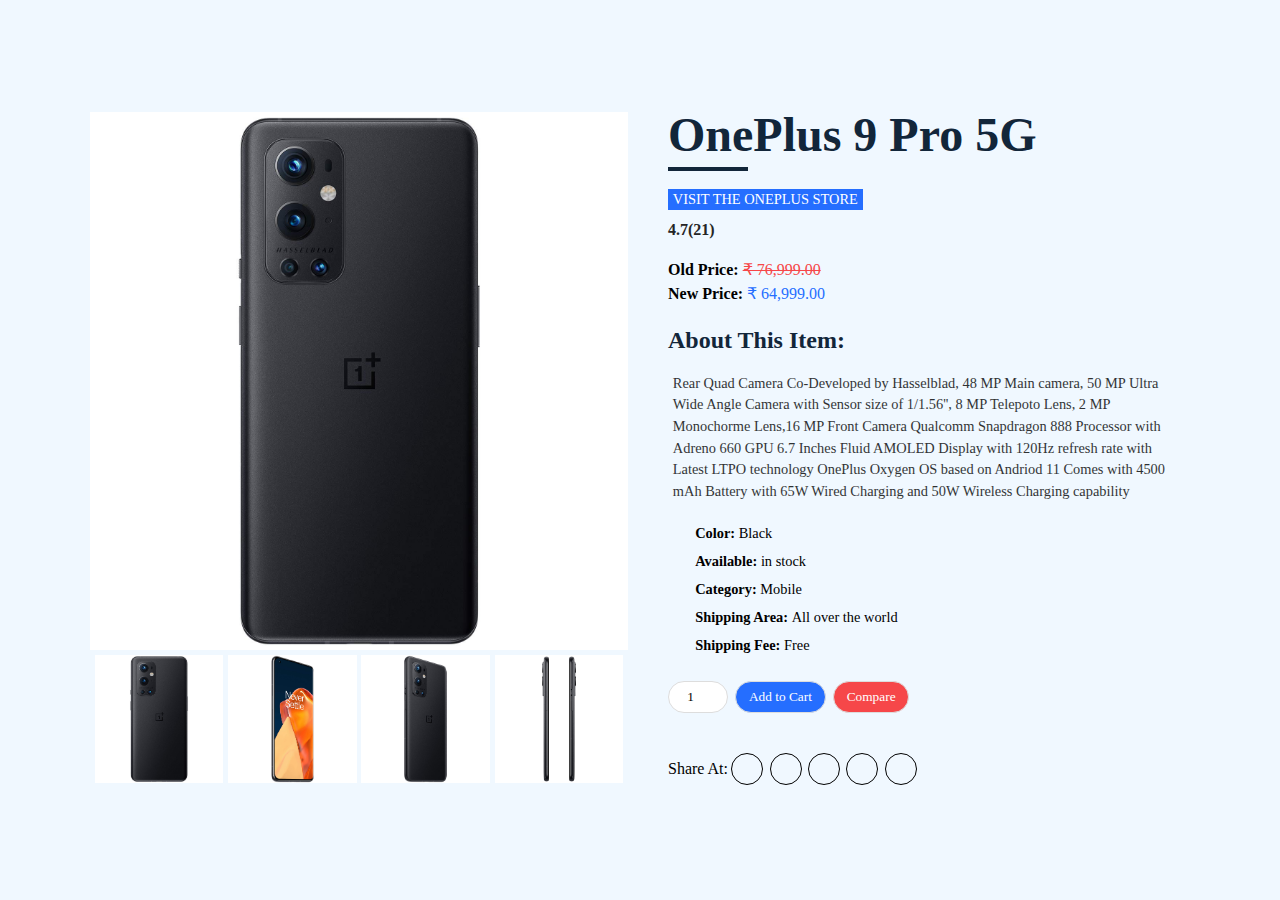
<file: info/product_detail.html>
<!DOCTYPE html>
<html>
  <head>
    <title>Product Details</title>
    <meta name="viewport" content="width=device-width, initial-scale=1">

    <!-- css linking -->
    <link rel="stylesheet" href="./product_detail.css">

    <!-- favicon icon link -->
    <link rel="shortcut icon" href="../images/favicon.ico" type="image/x-icon">

    <!-- font awesome cdn  -->
    <link rel="stylesheet" href="https://cdnjs.cloudflare.com/ajax/libs/font-awesome/5.15.1/css/all.min.css" integrity="sha512-+4zCK9k+qNFUR5X+cKL9EIR+ZOhtIloNl9GIKS57V1MyNsYpYcUrUeQc9vNfzsWfV28IaLL3i96P9sdNyeRssA==" crossorigin="anonymous" />
  </head>
  <body>
    
    <div class = "card-wrapper">
      <div class = "card">
        <!-- card left -->
        <div class = "product-imgs">
          <div class = "img-display">
            <div class = "img-showcase">
              <img src = "../images/detail_image/img1.jpg" alt = "image1" id="big-image">
            </div>
          </div>
          <div class = "img-select">
            <div class = "img-item">
              
                <img src = "../images/detail_image/img1.jpg" alt = "image-1" class="small-image">
              
            </div>
            <div class = "img-item">
              
                <img src = "../images/detail_image/img2.jpg" alt = "image-2" class="small-image">
              
            </div>
            <div class = "img-item">
              
                <img src = "../images/detail_image/img3.jpg" alt = "image-3" class="small-image">
              
            </div>
            <div class = "img-item">
              
                <img src = "../images/detail_image/img4.jpg" alt = "image-4" class="small-image">
              
            </div>
          </div>
        </div>
        <!-- card right -->
        <div class = "product-content">
          <h2 class = "product-title">OnePlus 9 Pro 5G</h2>
          <a href = "https://www.oneplus.in/" target="_blank" class = "product-link">Visit the OnePlus Store</a>
          <div class = "product-rating">
            <i class = "fas fa-star"></i>
            <i class = "fas fa-star"></i>
            <i class = "fas fa-star"></i>
            <i class = "fas fa-star"></i>
            <i class = "fas fa-star-half-alt"></i>
            <span>4.7(21)</span>
          </div>

          <div class = "product-price">
            <p class = "last-price">Old Price: <span>₹ 76,999.00</span></p>
            <p class = "new-price">New Price: <span>₹ 64,999.00</span></p>
          </div>

          <div class = "product-detail">
            <h2>about this item: </h2>
            <p>Rear Quad Camera Co-Developed by Hasselblad, 48 MP Main camera, 50 MP Ultra Wide Angle Camera with Sensor size of 1/1.56'', 8 MP Telepoto Lens, 2 MP Monochorme Lens,16 MP Front Camera
Qualcomm Snapdragon 888 Processor with Adreno 660 GPU
6.7 Inches Fluid AMOLED Display with 120Hz refresh rate with Latest LTPO technology
OnePlus Oxygen OS based on Andriod 11
Comes with 4500 mAh Battery with 65W Wired Charging and 50W Wireless Charging capability</p>
            <ul>
              <li>Color: <span>Black</span></li>
              <li>Available: <span>in stock</span></li>
              <li>Category: <span>Mobile</span></li>
              <li>Shipping Area: <span>All over the world</span></li>
              <li>Shipping Fee: <span>Free</span></li>
            </ul>
          </div>

          <div class = "purchase-info">
            <input type = "number" min = "0" value = "1">
            <button type = "button" class = "btn" onclick="abc()">
              Add to Cart <i class = "fas fa-shopping-cart"></i>
            </button>
            <button type = "button" class = "btn">Compare</button>
          </div>

          <div class = "social-links">
            <p>Share At: </p>
      
              <i class = "fab fa-facebook-f"></i>
            
           
              <i class = "fab fa-twitter"></i>
            
            
              <i class = "fab fa-instagram"></i>
            
            
              <i class = "fab fa-whatsapp"></i>
            
            
              <i class = "fab fa-pinterest"></i>
            
          </div>
        </div>
      </div>
    </div>

    
    <script src="./product_detail.js"></script>
  </body>
</html>
</file>
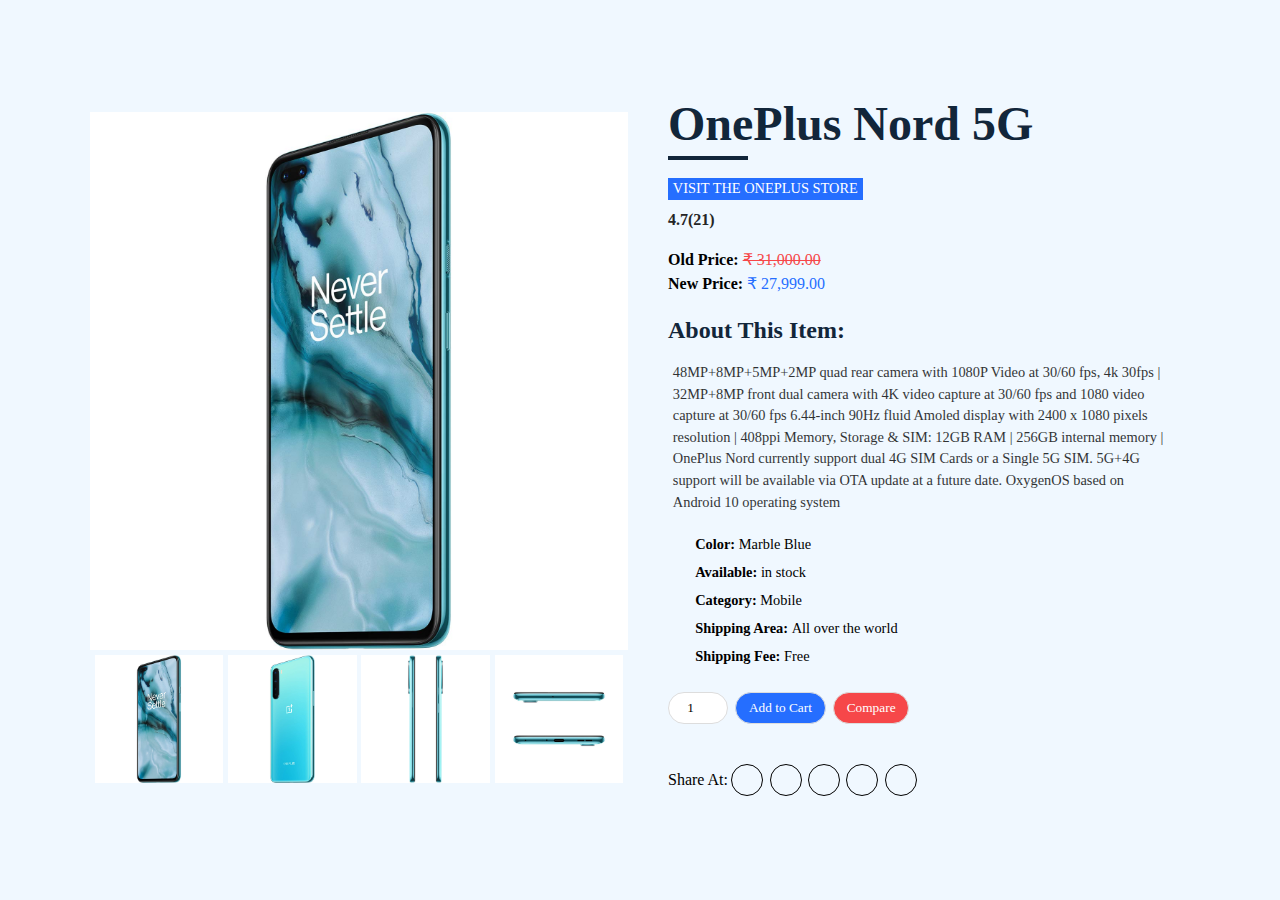
<file: info/product_detail2.html>
<!DOCTYPE html>
<html>
  <head>
    <title>Product Details</title>
    <meta name="viewport" content="width=device-width, initial-scale=1">

    <!-- css linking -->
    <link rel="stylesheet" href="product_detail.css">

    <!-- favicon icon link -->
    <link rel="shortcut icon" href="../images/favicon.ico" type="image/x-icon">

    <!-- font awesome cdn  -->
    <link rel="stylesheet" href="https://cdnjs.cloudflare.com/ajax/libs/font-awesome/5.15.1/css/all.min.css" integrity="sha512-+4zCK9k+qNFUR5X+cKL9EIR+ZOhtIloNl9GIKS57V1MyNsYpYcUrUeQc9vNfzsWfV28IaLL3i96P9sdNyeRssA==" crossorigin="anonymous" />
  </head>
  <body>
    
    <div class = "card-wrapper">
      <div class = "card">
        <!-- card left -->
        <div class = "product-imgs">
          <div class = "img-display">
            <div class = "img-showcase">
                <img src = "../images/detail_image/img5.jpg" alt = "image5" id="big-image">
            </div>
          </div>
          <div class = "img-select">
            <div class = "img-item">
              
                <img src = "../images/detail_image/img5.jpg" alt = "image-5" class="small-image">
              
            </div>
            <div class = "img-item">
              
                <img src = "../images/detail_image/img6.jpg" alt = "image-6" class="small-image">
              
            </div>
            <div class = "img-item">
              
                <img src = "../images/detail_image/img7.jpg" alt = "image-7" class="small-image">
              
            </div>
            <div class = "img-item">
              
                <img src = "../images/detail_image/img8.jpg" alt = "image-8" class="small-image">
            </div>
          </div>
        </div>
        <!-- card right -->
        <div class = "product-content">
          <h2 class = "product-title">OnePlus Nord 5G</h2>
          <a href = "https://www.oneplus.in/" target="_blank" class = "product-link">Visit the OnePlus Store</a>
          <div class = "product-rating">
            <i class = "fas fa-star"></i>
            <i class = "fas fa-star"></i>
            <i class = "fas fa-star"></i>
            <i class = "fas fa-star"></i>
            <i class = "fas fa-star-half-alt"></i>
            <span>4.7(21)</span>
          </div>

          <div class = "product-price">
            <p class = "last-price">Old Price: <span>₹ 31,000.00</span></p>
            <p class = "new-price">New Price: <span>₹ 27,999.00</span></p>
          </div>

          <div class = "product-detail">
            <h2>about this item: </h2>
            <p>48MP+8MP+5MP+2MP quad rear camera with 1080P Video at 30/60 fps, 4k 30fps | 32MP+8MP front dual camera with 4K video capture at 30/60 fps and 1080 video capture at 30/60 fps
6.44-inch 90Hz fluid Amoled display with 2400 x 1080 pixels resolution | 408ppi
Memory, Storage & SIM: 12GB RAM | 256GB internal memory | OnePlus Nord currently support dual 4G SIM Cards or a Single 5G SIM. 5G+4G support will be available via OTA update at a future date.
OxygenOS based on Android 10 operating system</p>
            <ul>
              <li>Color: <span>	Marble Blue</span></li>
              <li>Available: <span>in stock</span></li>
              <li>Category: <span>Mobile</span></li>
              <li>Shipping Area: <span>All over the world</span></li>
              <li>Shipping Fee: <span>Free</span></li>
            </ul>
          </div>

          <div class = "purchase-info">
            <input type = "number" min = "0" value = "1">
            <button type = "button" class = "btn" onclick="abc()">
              Add to Cart <i class = "fas fa-shopping-cart"></i>
            </button>
            <button type = "button" class = "btn">Compare</button>
          </div>

          <div class = "social-links">
            <p>Share At: </p>
      
              <i class = "fab fa-facebook-f"></i>
            
           
              <i class = "fab fa-twitter"></i>
            
            
              <i class = "fab fa-instagram"></i>
            
            
              <i class = "fab fa-whatsapp"></i>
            
            
              <i class = "fab fa-pinterest"></i>
            
          </div>
        </div>
      </div>
    </div>

    
    <script src="product_detail.js"></script>
  </body>
</html>
</file>
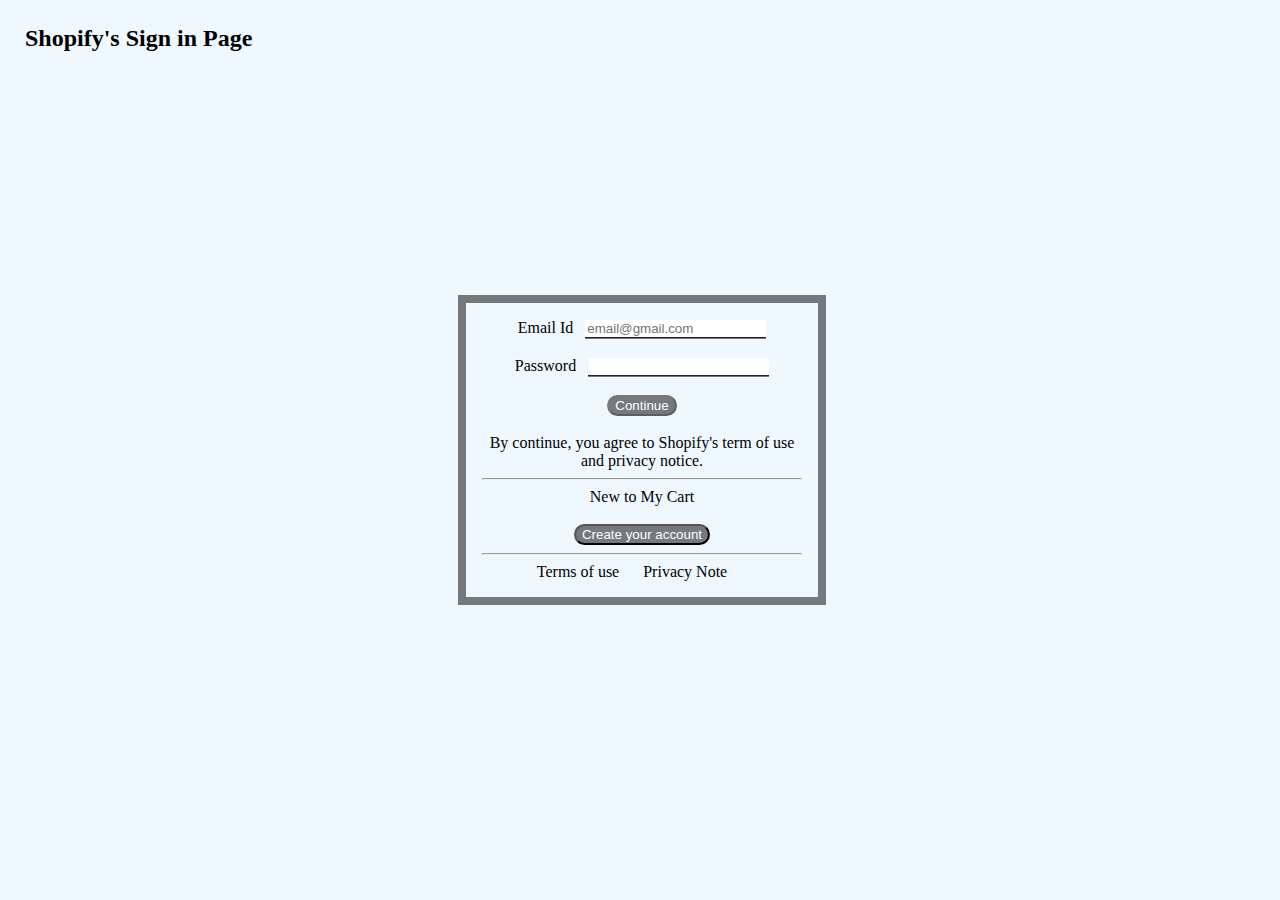
<file: info/sign_in.html>
<!DOCTYPE html>
<html lang="en">
<head>
    <meta charset="UTF-8">
    <meta http-equiv="X-UA-Compatible" content="IE=edge">
    <meta name="viewport" content="width=device-width, initial-scale=1.0">
    <title>Sign in</title>

    <!-- favicon icon -->
    <link rel="shortcut icon" href="../images/favicon.ico" type="image/x-icon">  

    <!-- css linking -->
    <link rel="stylesheet" href="./style.css">
 
    <!-- fontawesome cdn -->
    <link rel="stylesheet" href="https://pro.fontawesome.com/releases/v5.10.0/css/all.css" integrity="sha384-AYmEC3Yw5cVb3ZcuHtOA93w35dYTsvhLPVnYs9eStHfGJvOvKxVfELGroGkvsg+p" crossorigin="anonymous"/>
 
</head>
<body>

    <!-- header -->
    <header class="header" id="header1">
        <!-- navbar -->
        <div class="nav">
            <h2>Shopify's Sign in Page</h2>
        </div>
    </header>

    <!-- sign in -->
    <section class="sign_in">
        <fieldset>    
            <form>
                <label for="email"><i class="bi bi-envelope-fill"></i> Email Id</label> &nbsp;
                <input type="email" id="email" placeholder="email@gmail.com" autocomplete="off" required> <br><br>
                <label for="password"><i class="bi bi-key-fill"></i> Password</label> &nbsp;
                <input type="password" id="password" autocomplete="off" required onmouseout="check_password()"></a> <br>
              </form>
               <br>
              <a href="../index.html"><button id="btn1" type="button"  onclick="myFunction()" disabled >Continue</button></a> <br> <br>
              <span>By continue, you agree to Shopify's term of use and privacy notice.</span>
              <hr>
              <span>New to My Cart</span> <br> <br>
              <a href="./create_account.html"><button id="btn2" type="button" >Create your account </button></a> 
              <hr>
          
              <!-- footer -->
              <a href="./terms_use.html"><span> Terms of use </span></a> &emsp;
              <a href="./privacy_policy.html"><span> Privacy Note </span></a> &emsp;
        </fieldset>
    </section>

    <!-- scripting -->
    <script>
        function myFunction() {
        alert("You are signed in to Shopify");
      }
      function check_password(){
      var email=document.getElementById("email").value;
      var password=document.getElementById("password").value;
      if(email=="priyanshu0553.be20@chitkara.edu.in" || email=="raghav0560.be20@chitkara.edu.in" && password=="priyanshu" || password=="raghav"){
      document.getElementById("btn1").disabled=false;}
       else{document.getElementById("btn").disabled=true;}
        }
      </script>
</body>
</html>
</file>
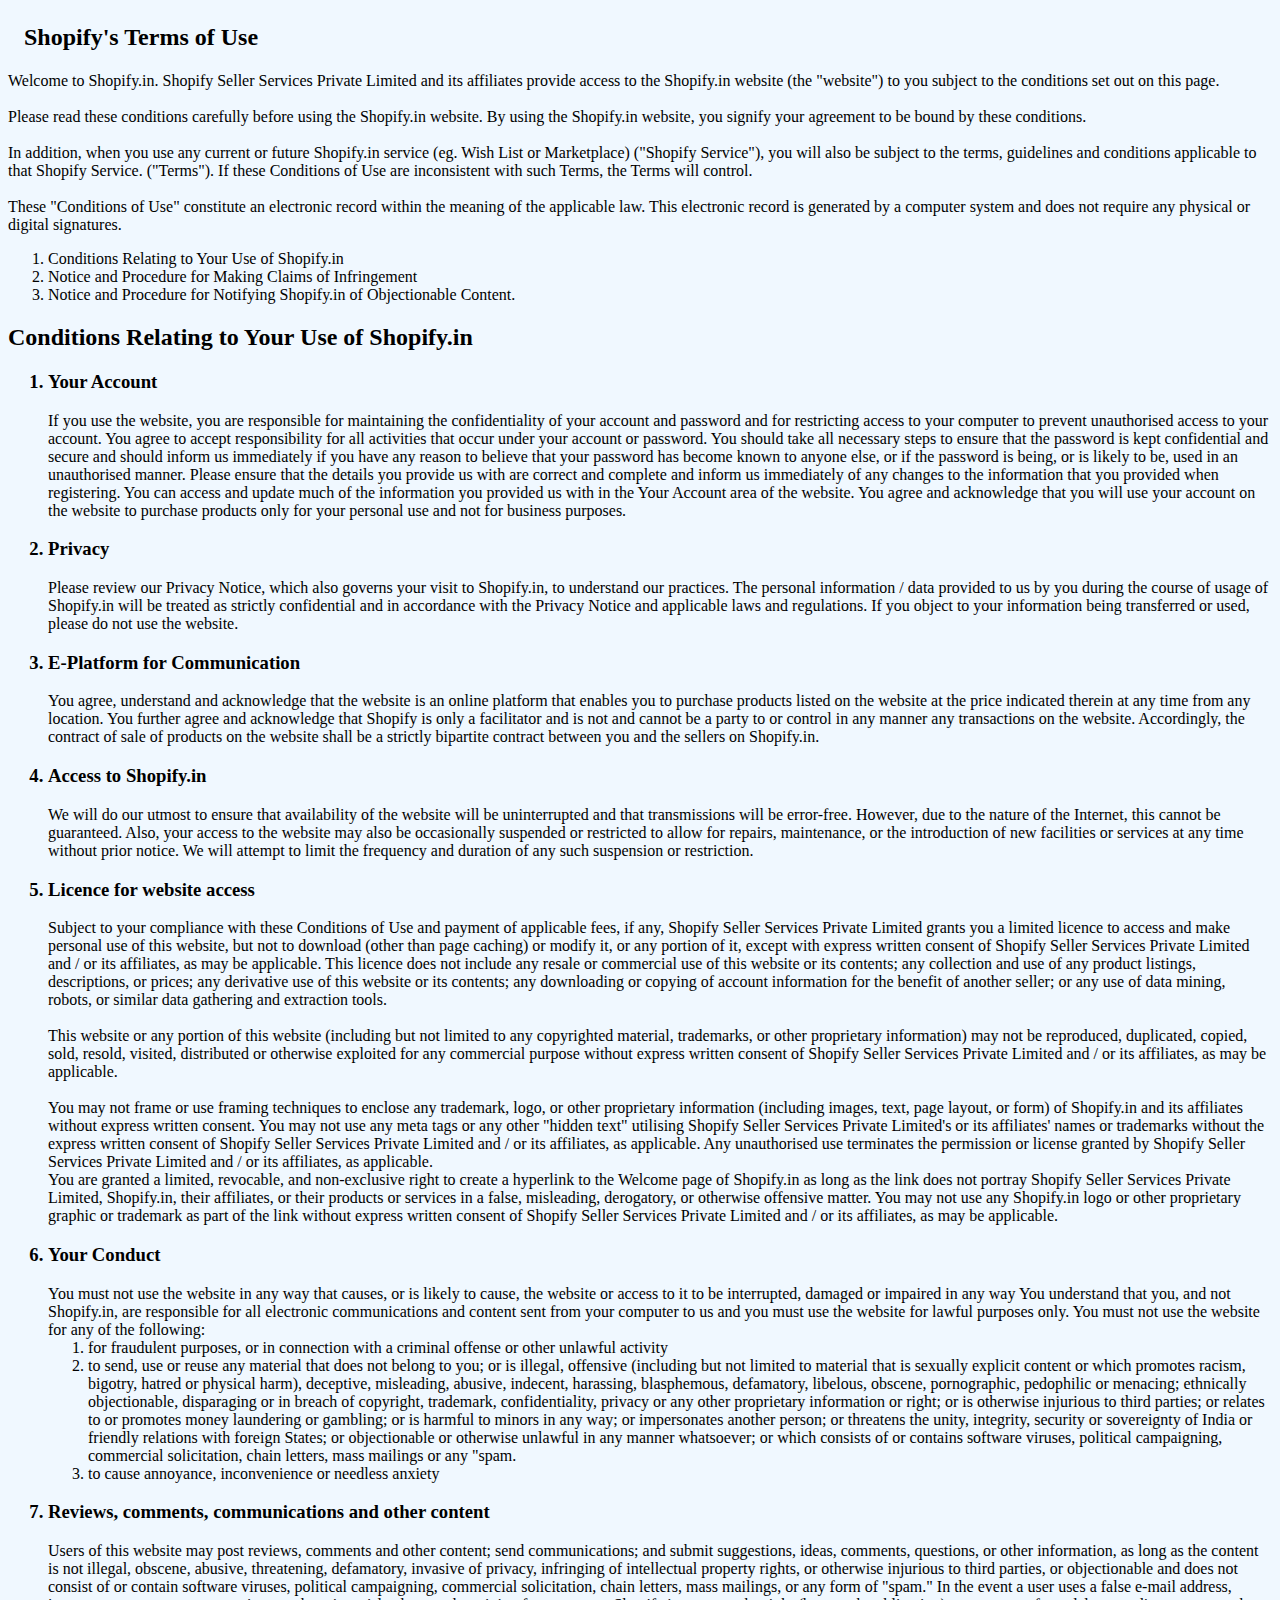
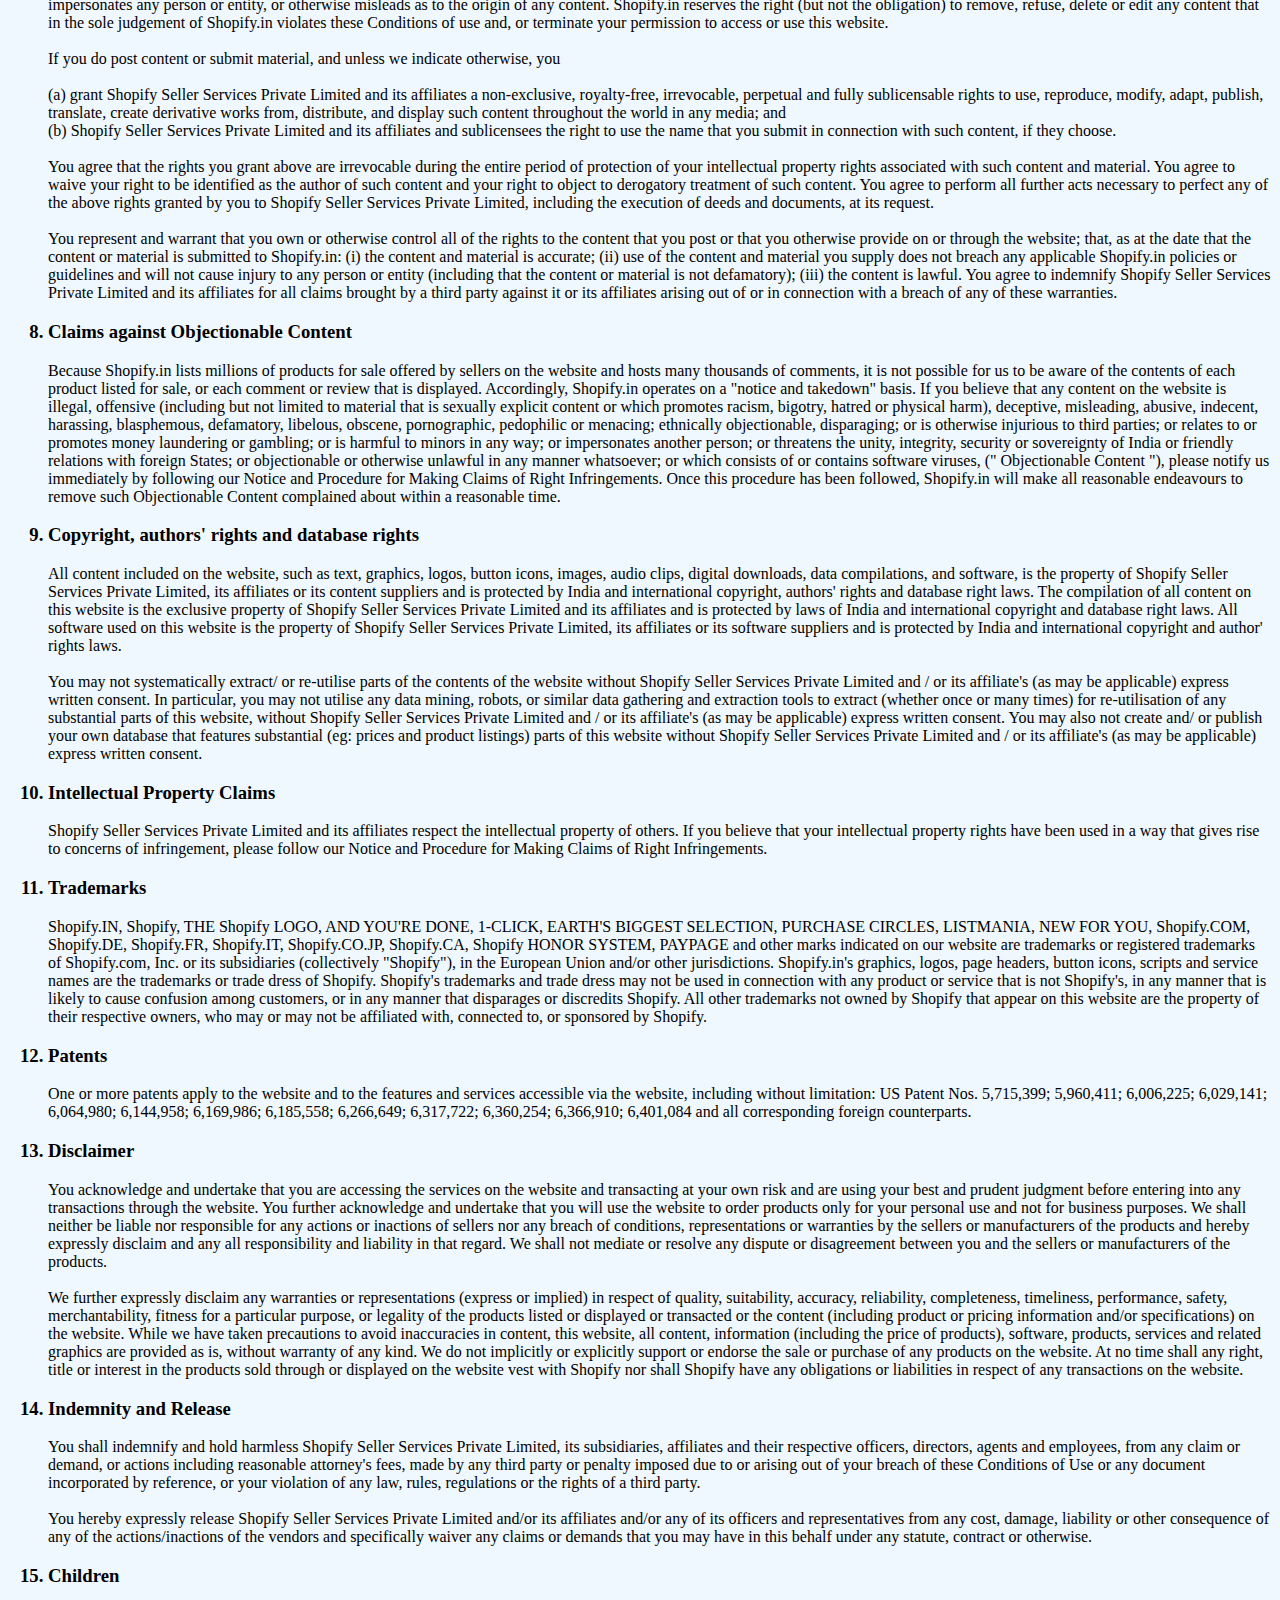
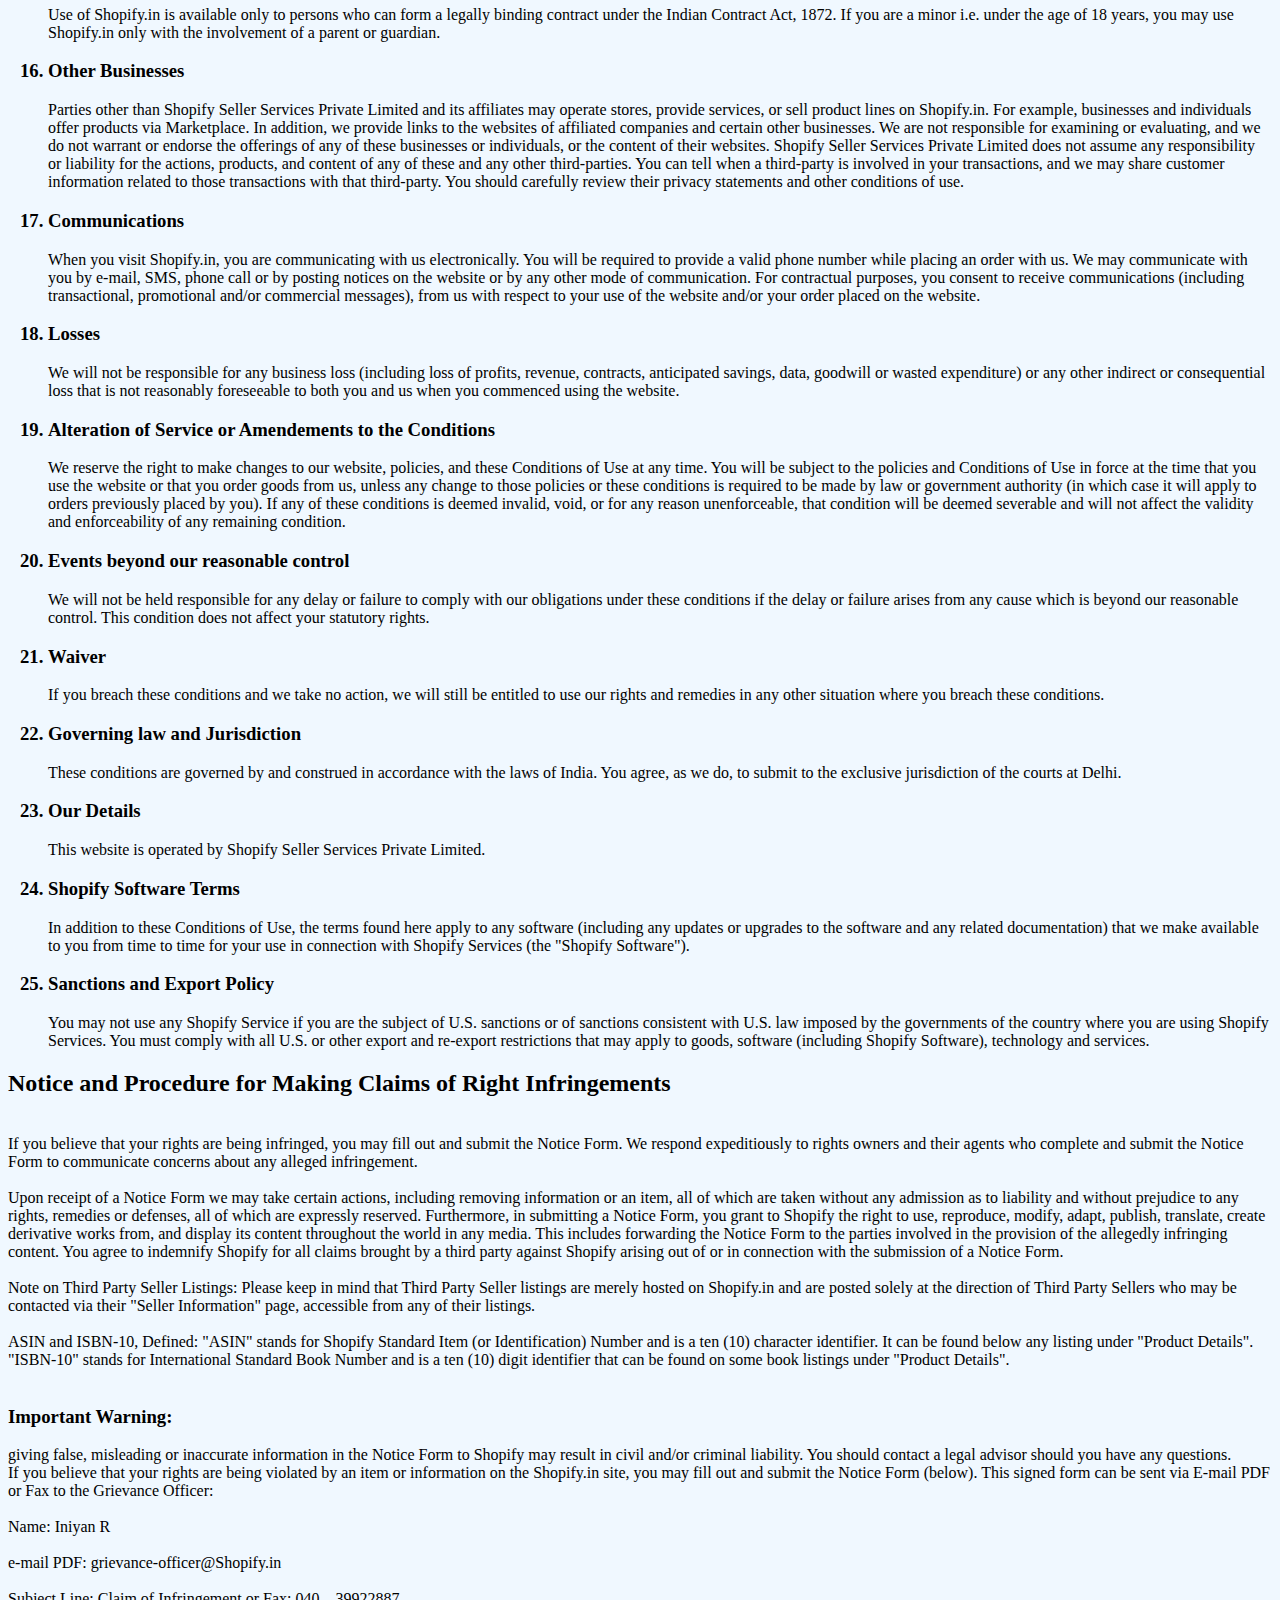
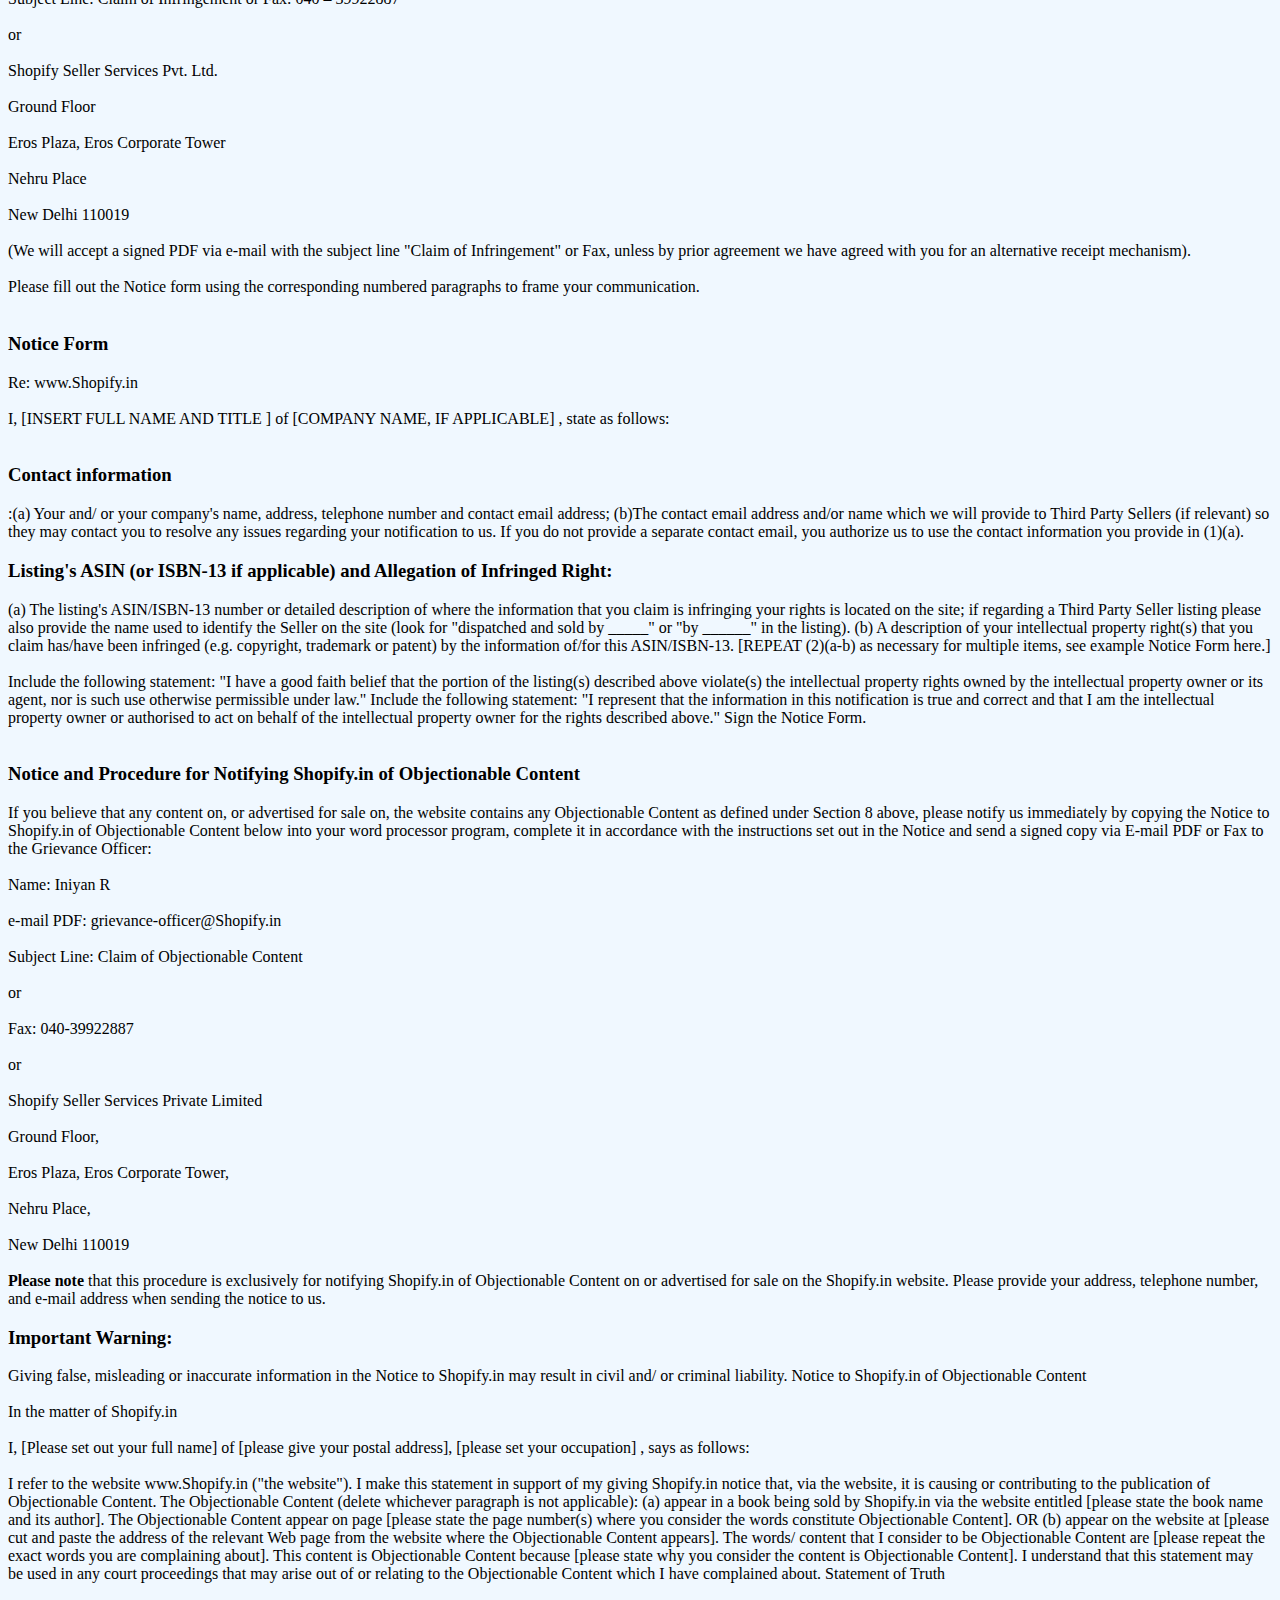
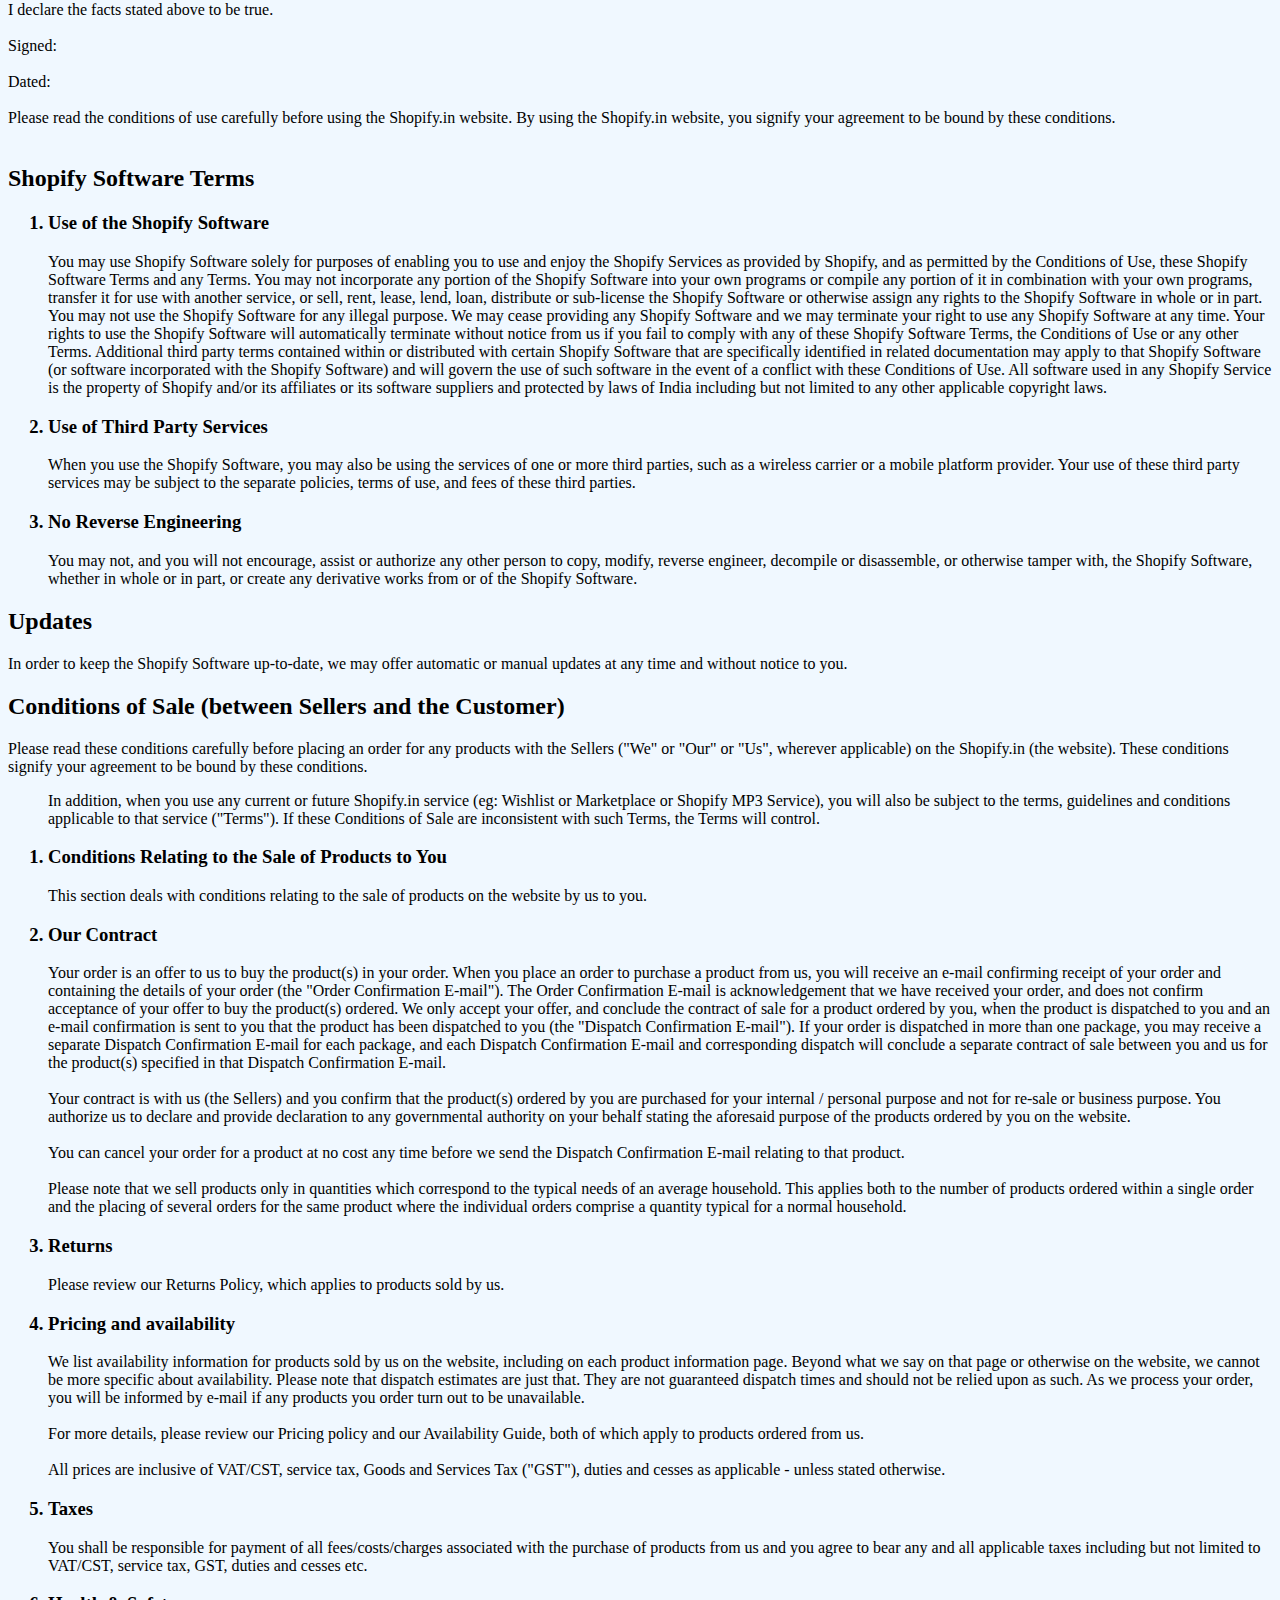
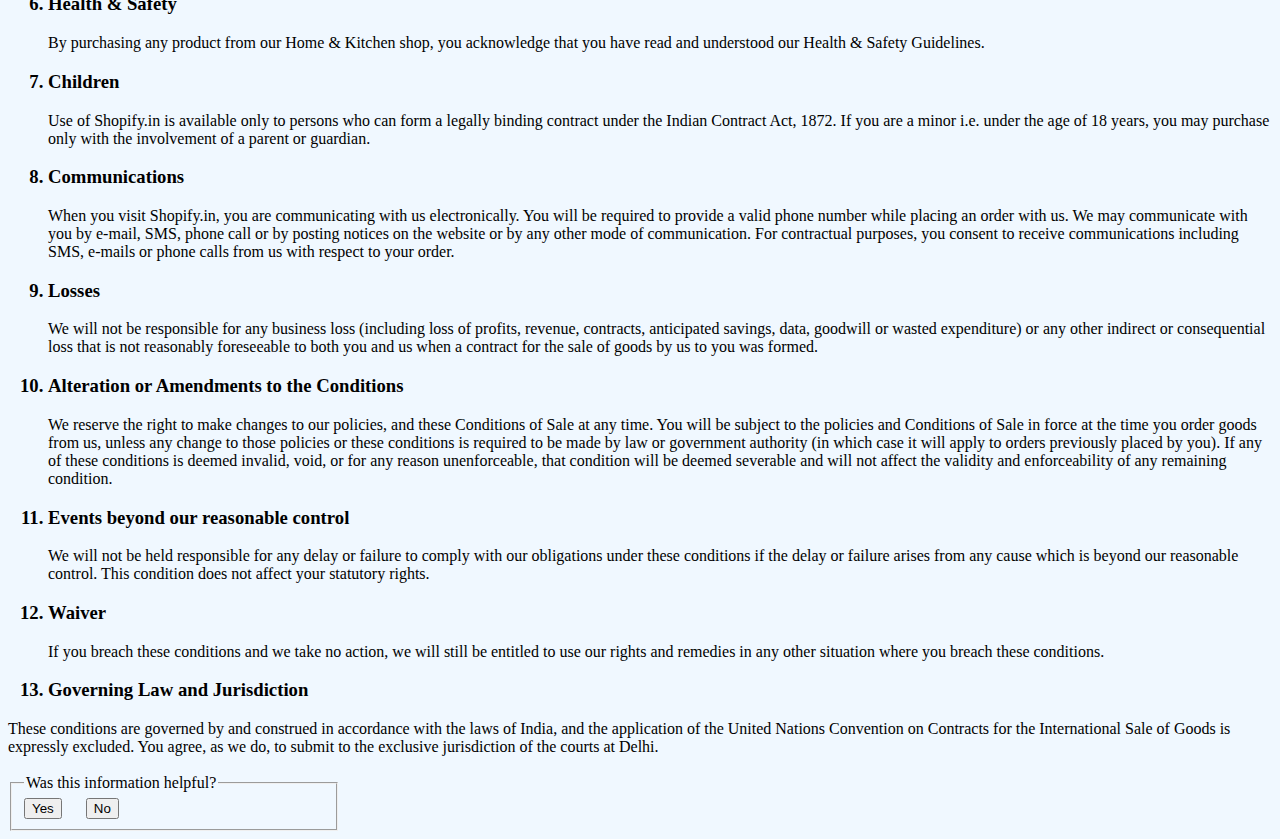
<file: info/terms_use.html>
<!DOCTYPE html>
<html lang="en">
<head>
    <meta charset="UTF-8">
    <meta http-equiv="X-UA-Compatible" content="IE=edge">
    <meta name="viewport" content="width=device-width, initial-scale=1.0">
    <title>Terms of use</title>

    <!-- favicon icon -->
    <link rel="shortcut icon" href="../images/favicon.ico" type="image/x-icon">  

    <!-- css linking -->
    <link rel="stylesheet" href="./style.css">
 
    <!-- fontawesome cdn -->
    <link rel="stylesheet" href="https://pro.fontawesome.com/releases/v5.10.0/css/all.css" integrity="sha384-AYmEC3Yw5cVb3ZcuHtOA93w35dYTsvhLPVnYs9eStHfGJvOvKxVfELGroGkvsg+p" crossorigin="anonymous"/>
    
</head>
<body>

    <!-- header -->
    <header class="header" id="header">
        <!-- navbar -->
        <div class="nav">
            <h2> Shopify's Terms of Use <a href="../index.html"><i class="fas fa-home"></i></a></h2>
        </div>
    </header>
   
    <!-- terms of use -->
    <section class="terms_use">
    Welcome to Shopify.in. Shopify Seller Services Private Limited and its affiliates provide access to the Shopify.in website (the "website") to you subject to the conditions set out on this page.
    <br><br>
    Please read these conditions carefully before using the Shopify.in website. By using the Shopify.in website, you signify your agreement to be bound by these conditions.
    <br><br>
    In addition, when you use any current or future Shopify.in service (eg. Wish List or Marketplace) ("Shopify Service"), you will also be subject to the terms, guidelines and conditions applicable to that Shopify Service. ("Terms"). If these Conditions of Use are inconsistent with such Terms, the Terms will control.
    <br><br>
    These "Conditions of Use" constitute an electronic record within the meaning of the applicable law. This electronic record is generated by a computer system and does not require any physical or digital signatures.
    <br> 
    <ol>
        <li>Conditions Relating to Your Use of Shopify.in</li>
        <li>Notice and Procedure for Making Claims of Infringement</li>
        <li>Notice and Procedure for Notifying Shopify.in of Objectionable Content.</li>
    </ol>

    <h2>Conditions Relating to Your Use of Shopify.in</h2>
    <ol>
        
        <h3><li> Your Account </li></h3>

        If you use the website, you are responsible for maintaining the confidentiality of your account and password and for restricting access to your computer to prevent unauthorised access to your account. You agree to accept responsibility for all activities that occur under your account or password. You should take all necessary steps to ensure that the password is kept confidential and secure and should inform us immediately if you have any reason to believe that your password has become known to anyone else, or if the password is being, or is likely to be, used in an unauthorised manner. Please ensure that the details you provide us with are correct and complete and inform us immediately of any changes to the information that you provided when registering. You can access and update much of the information you provided us with in the Your Account area of the website. You agree and acknowledge that you will use your account on the website to purchase products only for your personal use and not for business purposes.

        <h3><li> Privacy</li></h3>

        Please review our Privacy Notice, which also governs your visit to Shopify.in, to understand our practices. The personal information / data provided to us by you during the course of usage of Shopify.in will be treated as strictly confidential and in accordance with the Privacy Notice and applicable laws and regulations. If you object to your information being transferred or used, please do not use the website.

        <h3><li> E-Platform for Communication </li></h3>

        You agree, understand and acknowledge that the website is an online platform that enables you to purchase products listed on the website at the price indicated therein at any time from any location. You further agree and acknowledge that Shopify is only a facilitator and is not and cannot be a party to or control in any manner any transactions on the website. Accordingly, the contract of sale of products on the website shall be a strictly bipartite contract between you and the sellers on Shopify.in.

        <h3><li> Access to Shopify.in </li></h3>

        We will do our utmost to ensure that availability of the website will be uninterrupted and that transmissions will be error-free. However, due to the nature of the Internet, this cannot be guaranteed. Also, your access to the website may also be occasionally suspended or restricted to allow for repairs, maintenance, or the introduction of new facilities or services at any time without prior notice. We will attempt to limit the frequency and duration of any such suspension or restriction.

        <h3><li> Licence for website access </li></h3>

        Subject to your compliance with these Conditions of Use and payment of applicable fees, if any, Shopify Seller Services Private Limited grants you a limited licence to access and make personal use of this website, but not to download (other than page caching) or modify it, or any portion of it, except with express written consent of Shopify Seller Services Private Limited and / or its affiliates, as may be applicable. This licence does not include any resale or commercial use of this website or its contents; any collection and use of any product listings, descriptions, or prices; any derivative use of this website or its contents; any downloading or copying of account information for the benefit of another seller; or any use of data mining, robots, or similar data gathering and extraction tools.
        <br><br>
        This website or any portion of this website (including but not limited to any copyrighted material, trademarks, or other proprietary information) may not be reproduced, duplicated, copied, sold, resold, visited, distributed or otherwise exploited for any commercial purpose without express written consent of Shopify Seller Services Private Limited and / or its affiliates, as may be applicable.
        <br><br>
        You may not frame or use framing techniques to enclose any trademark, logo, or other proprietary information (including images, text, page layout, or form) of Shopify.in and its affiliates without express written consent. You may not use any meta tags or any other "hidden text" utilising Shopify Seller Services Private Limited's or its affiliates' names or trademarks without the express written consent of Shopify Seller Services Private Limited and / or its affiliates, as applicable. Any unauthorised use terminates the permission or license granted by Shopify Seller Services Private Limited and / or its affiliates, as applicable.
        <br>
        You are granted a limited, revocable, and non-exclusive right to create a hyperlink to the Welcome page of Shopify.in as long as the link does not portray Shopify Seller Services Private Limited, Shopify.in, their affiliates, or their products or services in a false, misleading, derogatory, or otherwise offensive matter. You may not use any Shopify.in logo or other proprietary graphic or trademark as part of the link without express written consent of Shopify Seller Services Private Limited and / or its affiliates, as may be applicable.

        <h3><li> Your Conduct </li></h3>

        You must not use the website in any way that causes, or is likely to cause, the website or access to it to be interrupted, damaged or impaired in any way You understand that you, and not Shopify.in, are responsible for all electronic communications and content sent from your computer to us and you must use the website for lawful purposes only. You must not use the website for any of the following: <br>
        <ol>
            <li>for fraudulent purposes, or in connection with a criminal offense or other unlawful activity </li>
            <li>to send, use or reuse any material that does not belong to you; or is illegal, offensive (including but not limited to material that is sexually explicit content or which promotes racism, bigotry, hatred or physical harm), deceptive, misleading, abusive, indecent, harassing, blasphemous, defamatory, libelous, obscene, pornographic, pedophilic or menacing; ethnically objectionable, disparaging or in breach of copyright, trademark, confidentiality, privacy or any other proprietary information or right; or is otherwise injurious to third parties; or relates to or promotes money laundering or gambling; or is harmful to minors in any way; or impersonates another person; or threatens the unity, integrity, security or sovereignty of India or friendly relations with foreign States; or objectionable or otherwise unlawful in any manner whatsoever; or which consists of or contains software viruses, political campaigning, commercial solicitation, chain letters, mass mailings or any "spam.</li>
            <li>to cause annoyance, inconvenience or needless anxiety</li>
        </ol>

        <h3><li> Reviews, comments, communications and other content</li></h3>

        Users of this website may post reviews, comments and other content; send communications; and submit suggestions, ideas, comments, questions, or other information, as long as the content is not illegal, obscene, abusive, threatening, defamatory, invasive of privacy, infringing of intellectual property rights, or otherwise injurious to third parties, or objectionable and does not consist of or contain software viruses, political campaigning, commercial solicitation, chain letters, mass mailings, or any form of "spam." In the event a user uses a false e-mail address, impersonates any person or entity, or otherwise misleads as to the origin of any content. Shopify.in reserves the right (but not the obligation) to remove, refuse, delete or edit any content that in the sole judgement of Shopify.in violates these Conditions of use and, or terminate your permission to access or use this website.
        <br><br>
        If you do post content or submit material, and unless we indicate otherwise, you
        <br><br>

        (a) grant Shopify Seller Services Private Limited and its affiliates a non-exclusive, royalty-free, irrevocable, perpetual and fully sublicensable rights to use, reproduce, modify, adapt, publish, translate, create derivative works from, distribute, and display such content throughout the world in any media; and
        <br>
        (b) Shopify Seller Services Private Limited and its affiliates and sublicensees the right to use the name that you submit in connection with such content, if they choose.
        <br><br>
        You agree that the rights you grant above are irrevocable during the entire period of protection of your intellectual property rights associated with such content and material. You agree to waive your right to be identified as the author of such content and your right to object to derogatory treatment of such content. You agree to perform all further acts necessary to perfect any of the above rights granted by you to Shopify Seller Services Private Limited, including the execution of deeds and documents, at its request.
        <br><br>
        You represent and warrant that you own or otherwise control all of the rights to the content that you post or that you otherwise provide on or through the website; that, as at the date that the content or material is submitted to Shopify.in: (i) the content and material is accurate; (ii) use of the content and material you supply does not breach any applicable Shopify.in policies or guidelines and will not cause injury to any person or entity (including that the content or material is not defamatory); (iii) the content is lawful. You agree to indemnify Shopify Seller Services Private Limited and its affiliates for all claims brought by a third party against it or its affiliates arising out of or in connection with a breach of any of these warranties.

        <h3><li> Claims against Objectionable Content</li></h3>

        Because Shopify.in lists millions of products for sale offered by sellers on the website and hosts many thousands of comments, it is not possible for us to be aware of the contents of each product listed for sale, or each comment or review that is displayed. Accordingly, Shopify.in operates on a "notice and takedown" basis. If you believe that any content on the website is illegal, offensive (including but not limited to material that is sexually explicit content or which promotes racism, bigotry, hatred or physical harm), deceptive, misleading, abusive, indecent, harassing, blasphemous, defamatory, libelous, obscene, pornographic, pedophilic or menacing; ethnically objectionable, disparaging; or is otherwise injurious to third parties; or relates to or promotes money laundering or gambling; or is harmful to minors in any way; or impersonates another person; or threatens the unity, integrity, security or sovereignty of India or friendly relations with foreign States; or objectionable or otherwise unlawful in any manner whatsoever; or which consists of or contains software viruses, (" Objectionable Content "), please notify us immediately by following our Notice and Procedure for Making Claims of Right Infringements. Once this procedure has been followed, Shopify.in will make all reasonable endeavours to remove such Objectionable Content complained about within a reasonable time.

        <h3><li> Copyright, authors' rights and database rights</li></h3>

        All content included on the website, such as text, graphics, logos, button icons, images, audio clips, digital downloads, data compilations, and software, is the property of Shopify Seller Services Private Limited, its affiliates or its content suppliers and is protected by India and international copyright, authors' rights and database right laws. The compilation of all content on this website is the exclusive property of Shopify Seller Services Private Limited and its affiliates and is protected by laws of India and international copyright and database right laws. All software used on this website is the property of Shopify Seller Services Private Limited, its affiliates or its software suppliers and is protected by India and international copyright and author' rights laws.
        <br><br>
        You may not systematically extract/ or re-utilise parts of the contents of the website without Shopify Seller Services Private Limited and / or its affiliate's (as may be applicable) express written consent. In particular, you may not utilise any data mining, robots, or similar data gathering and extraction tools to extract (whether once or many times) for re-utilisation of any substantial parts of this website, without Shopify Seller Services Private Limited and / or its affiliate's (as may be applicable) express written consent. You may also not create and/ or publish your own database that features substantial (eg: prices and product listings) parts of this website without Shopify Seller Services Private Limited and / or its affiliate's (as may be applicable) express written consent.

        <h3><li> Intellectual Property Claims</li></h3>

        Shopify Seller Services Private Limited and its affiliates respect the intellectual property of others. If you believe that your intellectual property rights have been used in a way that gives rise to concerns of infringement, please follow our Notice and Procedure for Making Claims of Right Infringements.

        <h3><li> Trademarks </li></h3>

        Shopify.IN, Shopify, THE Shopify LOGO, AND YOU'RE DONE, 1-CLICK, EARTH'S BIGGEST SELECTION, PURCHASE CIRCLES, LISTMANIA, NEW FOR YOU, Shopify.COM, Shopify.DE, Shopify.FR, Shopify.IT, Shopify.CO.JP, Shopify.CA, Shopify HONOR SYSTEM, PAYPAGE and other marks indicated on our website are trademarks or registered trademarks of Shopify.com, Inc. or its subsidiaries (collectively "Shopify"), in the European Union and/or other jurisdictions. Shopify.in's graphics, logos, page headers, button icons, scripts and service names are the trademarks or trade dress of Shopify. Shopify's trademarks and trade dress may not be used in connection with any product or service that is not Shopify's, in any manner that is likely to cause confusion among customers, or in any manner that disparages or discredits Shopify. All other trademarks not owned by Shopify that appear on this website are the property of their respective owners, who may or may not be affiliated with, connected to, or sponsored by Shopify.

        <h3><li> Patents </li></h3>

        One or more patents apply to the website and to the features and services accessible via the website, including without limitation: US Patent Nos. 5,715,399; 5,960,411; 6,006,225; 6,029,141; 6,064,980; 6,144,958; 6,169,986; 6,185,558; 6,266,649; 6,317,722; 6,360,254; 6,366,910; 6,401,084 and all corresponding foreign counterparts.
 
        <h3><li> Disclaimer </li></h3>

        You acknowledge and undertake that you are accessing the services on the website and transacting at your own risk and are using your best and prudent judgment before entering into any transactions through the website. You further acknowledge and undertake that you will use the website to order products only for your personal use and not for business purposes. We shall neither be liable nor responsible for any actions or inactions of sellers nor any breach of conditions, representations or warranties by the sellers or manufacturers of the products and hereby expressly disclaim and any all responsibility and liability in that regard. We shall not mediate or resolve any dispute or disagreement between you and the sellers or manufacturers of the products.
        <br><br>
        We further expressly disclaim any warranties or representations (express or implied) in respect of quality, suitability, accuracy, reliability, completeness, timeliness, performance, safety, merchantability, fitness for a particular purpose, or legality of the products listed or displayed or transacted or the content (including product or pricing information and/or specifications) on the website. While we have taken precautions to avoid inaccuracies in content, this website, all content, information (including the price of products), software, products, services and related graphics are provided as is, without warranty of any kind. We do not implicitly or explicitly support or endorse the sale or purchase of any products on the website. At no time shall any right, title or interest in the products sold through or displayed on the website vest with Shopify nor shall Shopify have any obligations or liabilities in respect of any transactions on the website.

        <h3><li> Indemnity and Release </li></h3>

        You shall indemnify and hold harmless Shopify Seller Services Private Limited, its subsidiaries, affiliates and their respective officers, directors, agents and employees, from any claim or demand, or actions including reasonable attorney's fees, made by any third party or penalty imposed due to or arising out of your breach of these Conditions of Use or any document incorporated by reference, or your violation of any law, rules, regulations or the rights of a third party.
        <br><br>
        You hereby expressly release Shopify Seller Services Private Limited and/or its affiliates and/or any of its officers and representatives from any cost, damage, liability or other consequence of any of the actions/inactions of the vendors and specifically waiver any claims or demands that you may have in this behalf under any statute, contract or otherwise.

        <h3><li>Children </li></h3>

        Use of Shopify.in is available only to persons who can form a legally binding contract under the Indian Contract Act, 1872. If you are a minor i.e. under the age of 18 years, you may use Shopify.in only with the involvement of a parent or guardian.

        <h3><li> Other Businesses</li></h3>

        Parties other than Shopify Seller Services Private Limited and its affiliates may operate stores, provide services, or sell product lines on Shopify.in. For example, businesses and individuals offer products via Marketplace. In addition, we provide links to the websites of affiliated companies and certain other businesses. We are not responsible for examining or evaluating, and we do not warrant or endorse the offerings of any of these businesses or individuals, or the content of their websites. Shopify Seller Services Private Limited does not assume any responsibility or liability for the actions, products, and content of any of these and any other third-parties. You can tell when a third-party is involved in your transactions, and we may share customer information related to those transactions with that third-party. You should carefully review their privacy statements and other conditions of use.

        <h3><li> Communications</li></h3>

        When you visit Shopify.in, you are communicating with us electronically. You will be required to provide a valid phone number while placing an order with us. We may communicate with you by e-mail, SMS, phone call or by posting notices on the website or by any other mode of communication. For contractual purposes, you consent to receive communications (including transactional, promotional and/or commercial messages), from us with respect to your use of the website and/or your order placed on the website.

        <h3><li> Losses </li></h3>

        We will not be responsible for any business loss (including loss of profits, revenue, contracts, anticipated savings, data, goodwill or wasted expenditure) or any other indirect or consequential loss that is not reasonably foreseeable to both you and us when you commenced using the website.

        <h3><li> Alteration of Service or Amendements to the Conditions </li></h3>

        We reserve the right to make changes to our website, policies, and these Conditions of Use at any time. You will be subject to the policies and Conditions of Use in force at the time that you use the website or that you order goods from us, unless any change to those policies or these conditions is required to be made by law or government authority (in which case it will apply to orders previously placed by you). If any of these conditions is deemed invalid, void, or for any reason unenforceable, that condition will be deemed severable and will not affect the validity and enforceability of any remaining condition.

        <h3><li> Events beyond our reasonable control</li></h3>

        We will not be held responsible for any delay or failure to comply with our obligations under these conditions if the delay or failure arises from any cause which is beyond our reasonable control. This condition does not affect your statutory rights.

        <h3><li> Waiver</li></h3>

        If you breach these conditions and we take no action, we will still be entitled to use our rights and remedies in any other situation where you breach these conditions.

        <h3><li> Governing law and Jurisdiction</li></h3>

        These conditions are governed by and construed in accordance with the laws of India. You agree, as we do, to submit to the exclusive jurisdiction of the courts at Delhi.

        <h3><li> Our Details </li></h3>

        This website is operated by Shopify Seller Services Private Limited.

        <h3><li> Shopify Software Terms</li></h3>

        In addition to these Conditions of Use, the terms found here apply to any software (including any updates or upgrades to the software and any related documentation) that we make available to you from time to time for your use in connection with Shopify Services (the "Shopify Software").

        <h3><li> Sanctions and Export Policy</li></h3>

        You may not use any Shopify Service if you are the subject of U.S. sanctions or of sanctions consistent with U.S. law imposed by the governments of the country where you are using Shopify Services. You must comply with all U.S. or other export and re-export restrictions that may apply to goods, software (including Shopify Software), technology and services.
    </ol>

    <h2> Notice and Procedure for Making Claims of Right Infringements </h2>
    <br>
    If you believe that your rights are being infringed, you may fill out and submit the Notice Form. We respond expeditiously to rights owners and their agents who complete and submit the Notice Form to communicate concerns about any alleged infringement.
    <br><br>
    Upon receipt of a Notice Form we may take certain actions, including removing information or an item, all of which are taken without any admission as to liability and without prejudice to any rights, remedies or defenses, all of which are expressly reserved. Furthermore, in submitting a Notice Form, you grant to Shopify the right to use, reproduce, modify, adapt, publish, translate, create derivative works from, and display its content throughout the world in any media. This includes forwarding the Notice Form to the parties involved in the provision of the allegedly infringing content. You agree to indemnify Shopify for all claims brought by a third party against Shopify arising out of or in connection with the submission of a Notice Form.
    <br><br>
    Note on Third Party Seller Listings: Please keep in mind that Third Party Seller listings are merely hosted on Shopify.in and are posted solely at the direction of Third Party Sellers who may be contacted via their "Seller Information" page, accessible from any of their listings.
    <br><br>
    ASIN and ISBN-10, Defined: "ASIN" stands for Shopify Standard Item (or Identification) Number and is a ten (10) character identifier. It can be found below any listing under "Product Details". "ISBN-10" stands for International Standard Book Number and is a ten (10) digit identifier that can be found on some book listings under "Product Details".
    <br><br>

    <h3>Important Warning:</h3> giving false, misleading or inaccurate information in the Notice Form to Shopify may result in civil and/or criminal liability. You should contact a legal advisor should you have any questions.
    <br>
    If you believe that your rights are being violated by an item or information on the Shopify.in site, you may fill out and submit the Notice Form (below). This signed form can be sent via E-mail PDF or Fax to the Grievance Officer:
    <br><br>
    Name: Iniyan R
    <br><br>
    e-mail PDF: grievance-officer@Shopify.in
    <br><br>
    Subject Line: Claim of Infringement or Fax: 040 – 39922887
    <br><br>
    or
    <br><br>
    Shopify Seller Services Pvt. Ltd.
    <br><br>
    Ground Floor
    <br><br>
    Eros Plaza, Eros Corporate Tower
    <br><br>
    Nehru Place
    <br><br>
    New Delhi 110019
    <br><br>
    (We will accept a signed PDF via e-mail with the subject line "Claim of Infringement" or Fax, unless by prior agreement we have agreed with you for an alternative receipt mechanism).
    <br><br>
    Please fill out the Notice form using the corresponding numbered paragraphs to frame your communication.
    <br><br>
   <h3> Notice Form</h3>

    Re: www.Shopify.in
    <br><br>
    I, [INSERT FULL NAME AND TITLE ] of [COMPANY NAME, IF APPLICABLE] , state as follows:
    <br><br>
    
    <h3>Contact information</h3>
    :(a) Your and/ or your company's name, address, telephone number and contact email address; (b)The contact email address and/or name which we will provide to Third Party Sellers (if relevant) so they may contact you to resolve any issues regarding your notification to us. If you do not provide a separate contact email, you authorize us to use the contact information you provide in (1)(a).

    <h3>Listing's ASIN (or ISBN-13 if applicable) and Allegation of Infringed Right:</h3>
    (a) The listing's ASIN/ISBN-13 number or detailed description of where the information that you claim is infringing your rights is located on the site; if regarding a Third Party Seller listing please also provide the name used to identify the Seller on the site (look for "dispatched and sold by _____" or "by ______" in the listing). (b) A description of your intellectual property right(s) that you claim has/have been infringed (e.g. copyright, trademark or patent) by the information of/for this ASIN/ISBN-13. [REPEAT (2)(a-b) as necessary for multiple items, see example Notice Form here.]
    <br><br>
    Include the following statement: "I have a good faith belief that the portion of the listing(s) described above violate(s) the intellectual property rights owned by the intellectual property owner or its agent, nor is such use otherwise permissible under law."
    Include the following statement: "I represent that the information in this notification is true and correct and that I am the intellectual property owner or authorised to act on behalf of the intellectual property owner for the rights described above."
    Sign the Notice Form.
    <br><br>
    <h3>Notice and Procedure for Notifying Shopify.in of Objectionable Content</h3>

    If you believe that any content on, or advertised for sale on, the website contains any Objectionable Content as defined under Section 8 above, please notify us immediately by copying the Notice to Shopify.in of Objectionable Content below into your word processor program, complete it in accordance with the instructions set out in the Notice and send a signed copy via E-mail PDF or Fax to the Grievance Officer:
    <br><br>
    Name: Iniyan R
    <br><br>
    e-mail PDF: grievance-officer@Shopify.in
    <br><br>
    Subject Line: Claim of Objectionable Content
    <br><br>
    or
    <br><br>
    Fax: 040-39922887
    <br><br>
    or
    <br><br>
    Shopify Seller Services Private Limited
    <br><br>
    Ground Floor,
    <br><br>
    Eros Plaza, Eros Corporate Tower,
    <br><br>
    Nehru Place,
    <br><br>
    New Delhi 110019
    <br><br>
   <b>Please note </b> that this procedure is exclusively for notifying Shopify.in of Objectionable Content on or advertised for sale on the Shopify.in website. Please provide your address, telephone number, and e-mail address when sending the notice to us.

    <h3>Important Warning:</h3> Giving false, misleading or inaccurate information in the Notice to Shopify.in may result in civil and/ or criminal liability.

    Notice to Shopify.in of Objectionable Content
    <br><br>
    In the matter of Shopify.in
    <br><br>
    I, [Please set out your full name] of [please give your postal address], [please set your occupation] , says as follows:
    <br><br>

    I refer to the website www.Shopify.in ("the website"). I make this statement in support of my giving Shopify.in notice that, via the website, it is causing or contributing to the publication of Objectionable Content.
    The Objectionable Content (delete whichever paragraph is not applicable): (a) appear in a book being sold by Shopify.in via the website entitled [please state the book name and its author]. The Objectionable Content appear on page [please state the page number(s) where you consider the words constitute Objectionable Content]. OR (b) appear on the website at [please cut and paste the address of the relevant Web page from the website where the Objectionable Content appears].
    The words/ content that I consider to be Objectionable Content are [please repeat the exact words you are complaining about].
    This content is Objectionable Content because [please state why you consider the content is Objectionable Content].
    I understand that this statement may be used in any court proceedings that may arise out of or relating to the Objectionable Content which I have complained about.
    Statement of Truth
    <br><br>
    I declare the facts stated above to be true.
    <br><br>
    Signed:
    <br><br>
    Dated:
    <br><br>
    Please read the conditions of use carefully before using the Shopify.in website. By using the Shopify.in website, you signify your agreement to be bound by these conditions.
    <br><br>
    <h2>Shopify Software Terms</h2>
    <ol>
        <h3><li> Use of the Shopify Software</li></h3>

        You may use Shopify Software solely for purposes of enabling you to use and enjoy the Shopify Services as provided by Shopify, and as permitted by the Conditions of Use, these Shopify Software Terms and any Terms. You may not incorporate any portion of the Shopify Software into your own programs or compile any portion of it in combination with your own programs, transfer it for use with another service, or sell, rent, lease, lend, loan, distribute or sub-license the Shopify Software or otherwise assign any rights to the Shopify Software in whole or in part. You may not use the Shopify Software for any illegal purpose. We may cease providing any Shopify Software and we may terminate your right to use any Shopify Software at any time. Your rights to use the Shopify Software will automatically terminate without notice from us if you fail to comply with any of these Shopify Software Terms, the Conditions of Use or any other Terms. Additional third party terms contained within or distributed with certain Shopify Software that are specifically identified in related documentation may apply to that Shopify Software (or software incorporated with the Shopify Software) and will govern the use of such software in the event of a conflict with these Conditions of Use. All software used in any Shopify Service is the property of Shopify and/or its affiliates or its software suppliers and protected by laws of India including but not limited to any other applicable copyright laws.

        <h3><li> Use of Third Party Services</li></h3>

        When you use the Shopify Software, you may also be using the services of one or more third parties, such as a wireless carrier or a mobile platform provider. Your use of these third party services may be subject to the separate policies, terms of use, and fees of these third parties.

        <h3><li> No Reverse Engineering</li></h3>

        You may not, and you will not encourage, assist or authorize any other person to copy, modify, reverse engineer, decompile or disassemble, or otherwise tamper with, the Shopify Software, whether in whole or in part, or create any derivative works from or of the Shopify Software.
    </ol>

    <h2> Updates </h2>

    In order to keep the Shopify Software up-to-date, we may offer automatic or manual updates at any time and without notice to you.

    <h2> Conditions of Sale (between Sellers and the Customer)</h2>
    Please read these conditions carefully before placing an order for any products with the Sellers ("We" or "Our" or "Us", wherever applicable) on the Shopify.in (the website). These conditions signify your agreement to be bound by these conditions.
    <ol>
        In addition, when you use any current or future Shopify.in service (eg: Wishlist or Marketplace or Shopify MP3 Service), you will also be subject to the terms, guidelines and conditions applicable to that service ("Terms"). If these Conditions of Sale are inconsistent with such Terms, the Terms will control.

        <h3><li> Conditions Relating to the Sale of Products to You </li></h3>

        This section deals with conditions relating to the sale of products on the website by us to you.

        <h3><li> Our Contract </li></h3>

        Your order is an offer to us to buy the product(s) in your order. When you place an order to purchase a product from us, you will receive an e-mail confirming receipt of your order and containing the details of your order (the "Order Confirmation E-mail"). The Order Confirmation E-mail is acknowledgement that we have received your order, and does not confirm acceptance of your offer to buy the product(s) ordered. We only accept your offer, and conclude the contract of sale for a product ordered by you, when the product is dispatched to you and an e-mail confirmation is sent to you that the product has been dispatched to you (the "Dispatch Confirmation E-mail"). If your order is dispatched in more than one package, you may receive a separate Dispatch Confirmation E-mail for each package, and each Dispatch Confirmation E-mail and corresponding dispatch will conclude a separate contract of sale between you and us for the product(s) specified in that Dispatch Confirmation E-mail.
        <br><br>
        Your contract is with us (the Sellers) and you confirm that the product(s) ordered by you are purchased for your internal / personal purpose and not for re-sale or business purpose. You authorize us to declare and provide declaration to any governmental authority on your behalf stating the aforesaid purpose of the products ordered by you on the website.
        <br><br>
        You can cancel your order for a product at no cost any time before we send the Dispatch Confirmation E-mail relating to that product.
        <br><br>
        Please note that we sell products only in quantities which correspond to the typical needs of an average household. This applies both to the number of products ordered within a single order and the placing of several orders for the same product where the individual orders comprise a quantity typical for a normal household.


        <h3><li> Returns </li></h3>

        Please review our Returns Policy, which applies to products sold by us.

        <h3><li> Pricing and availability </li></h3>

        We list availability information for products sold by us on the website, including on each product information page. Beyond what we say on that page or otherwise on the website, we cannot be more specific about availability. Please note that dispatch estimates are just that. They are not guaranteed dispatch times and should not be relied upon as such. As we process your order, you will be informed by e-mail if any products you order turn out to be unavailable.
        <br><br>
        For more details, please review our Pricing policy and our Availability Guide, both of which apply to products ordered from us.
        <br><br>
        All prices are inclusive of VAT/CST, service tax, Goods and Services Tax ("GST"), duties and cesses as applicable - unless stated otherwise.

        <h3><li> Taxes </li></h3>

        You shall be responsible for payment of all fees/costs/charges associated with the purchase of products from us and you agree to bear any and all applicable taxes including but not limited to VAT/CST, service tax, GST, duties and cesses etc.
        <h3><li> Health & Safety </li></h3>

        By purchasing any product from our Home & Kitchen shop, you acknowledge that you have read and understood our Health & Safety Guidelines.

        <h3><li> Children </li></h3>

        Use of Shopify.in is available only to persons who can form a legally binding contract under the Indian Contract Act, 1872. If you are a minor i.e. under the age of 18 years, you may purchase only with the involvement of a parent or guardian.

        <h3><li>Communications </li></h3>

        When you visit Shopify.in, you are communicating with us electronically. You will be required to provide a valid phone number while placing an order with us. We may communicate with you by e-mail, SMS, phone call or by posting notices on the website or by any other mode of communication. For contractual purposes, you consent to receive communications including SMS, e-mails or phone calls from us with respect to your order.

        <h3><li> Losses </li></h3>

        We will not be responsible for any business loss (including loss of profits, revenue, contracts, anticipated savings, data, goodwill or wasted expenditure) or any other indirect or consequential loss that is not reasonably foreseeable to both you and us when a contract for the sale of goods by us to you was formed.

        <h3><li> Alteration or Amendments to the Conditions </li></h3>

        We reserve the right to make changes to our policies, and these Conditions of Sale at any time. You will be subject to the policies and Conditions of Sale in force at the time you order goods from us, unless any change to those policies or these conditions is required to be made by law or government authority (in which case it will apply to orders previously placed by you). If any of these conditions is deemed invalid, void, or for any reason unenforceable, that condition will be deemed severable and will not affect the validity and enforceability of any remaining condition.

        <h3><li> Events beyond our reasonable control </li></h3>

        We will not be held responsible for any delay or failure to comply with our obligations under these conditions if the delay or failure arises from any cause which is beyond our reasonable control. This condition does not affect your statutory rights.

        <h3><li> Waiver </li></h3>

        If you breach these conditions and we take no action, we will still be entitled to use our rights and remedies in any other situation where you breach these conditions.

        <h3><li> Governing Law and Jurisdiction </li></h3>
    </ol>
    These conditions are governed by and construed in accordance with the laws of India, and the application of the United Nations Convention on Contracts for the International Sale of Goods is expressly excluded. You agree, as we do, to submit to the exclusive jurisdiction of the courts at Delhi.
    <br><br>
    </section>

    <!-- a form for feedback -->
    <form>
        <fieldset style="width: 300px;">
            <legend>
                Was this information helpful?
            </legend>
            <input type="button"  value="Yes" onclick="msg()" >  &emsp;
            <input type="button"  value="No" onclick="msg1()" >
        </fieldset>
    </form>
    
    <!-- inline js alert -->
    <script>
        function msg() {
          alert("Thank you for your feedback!");
        }
        function msg1() {
          alert("Thank you for your feedback!");
        }
    </script>

</body>
</html>
</file>
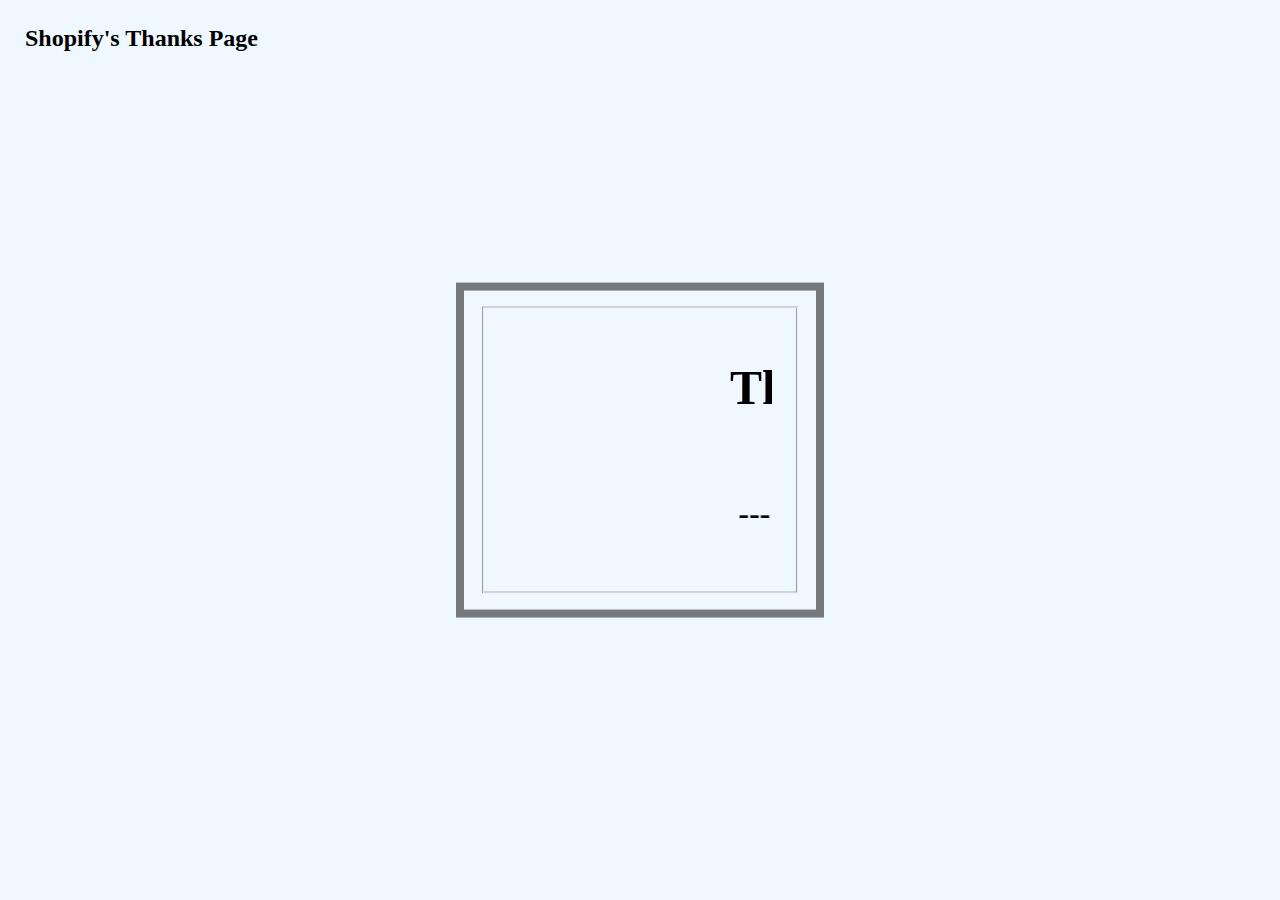
<file: info/thanks.html>
<!DOCTYPE html>
<html lang="en">
<head>
    <meta charset="UTF-8">
    <meta http-equiv="X-UA-Compatible" content="IE=edge">
    <meta name="viewport" content="width=device-width, initial-scale=1.0">
    <title>Thanks</title>

    <!-- favicon icon -->
    <link rel="shortcut icon" href="../images/favicon.ico" type="image/x-icon">  

    <!-- css linking -->
    <link rel="stylesheet" href="./style.css">
 
    <!-- fontawesome cdn -->
    <link rel="stylesheet" href="https://pro.fontawesome.com/releases/v5.10.0/css/all.css" integrity="sha384-AYmEC3Yw5cVb3ZcuHtOA93w35dYTsvhLPVnYs9eStHfGJvOvKxVfELGroGkvsg+p" crossorigin="anonymous"/>
 
</head>
<body>

    <!-- header -->
    <header class="header" id="header1">
        <!-- navbar -->
        <div class="nav">
            <h2>Shopify's Thanks Page</h2>
        </div>
    </header>

    <!-- thanks page -->
    <section class="thanks">
        <fieldset>

        <marquee scrolldelay="100">
            <h2>Thanks for Visiting Our Website</h2>
        </marquee>

        <marquee scrolldelay="125">
            <h3>--- The End ---</h3>
            </marquee>
        </fieldset>
    </section>
  
</body>
</html>
</file>
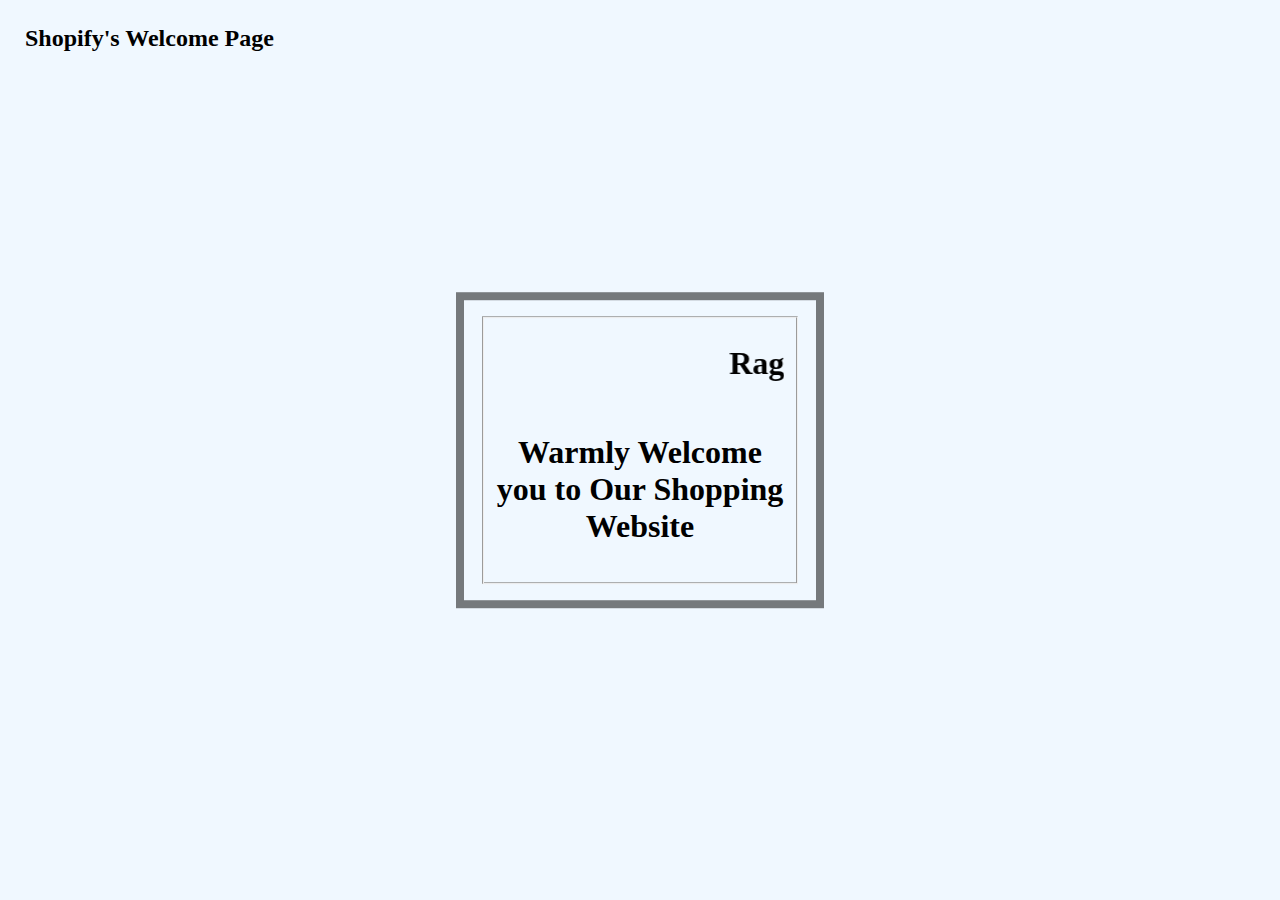
<file: info/welcome.html>
<!DOCTYPE html>
<html lang="en">
<head>
    <meta charset="UTF-8">
    <meta http-equiv="X-UA-Compatible" content="IE=edge">
    <meta name="viewport" content="width=device-width, initial-scale=1.0">
    <title>Welcome</title>

    <!-- favicon icon -->
    <link rel="shortcut icon" href="../images/favicon.ico" type="image/x-icon">  

    <!-- css linking -->
    <link rel="stylesheet" href="./style.css">
 
    <!-- fontawesome cdn -->
    <link rel="stylesheet" href="https://pro.fontawesome.com/releases/v5.10.0/css/all.css" integrity="sha384-AYmEC3Yw5cVb3ZcuHtOA93w35dYTsvhLPVnYs9eStHfGJvOvKxVfELGroGkvsg+p" crossorigin="anonymous"/>
 
</head>
<body>

    <!-- header -->
    <header class="header" id="header1">
        <!-- navbar -->
        <div class="nav">
            <h2>Shopify's Welcome Page</h2>
        </div>
    </header>

    <!-- welcome page -->
    <section class="welcome">
        <fieldset>
            <marquee scrolldelay="75"> 
                <h1>Raghav Gupta & Priyanshu Garg</h1>
            </marquee>

                <h2>Warmly Welcome you to Our Shopping Website</h2>
        </fieldset>
    </section>
  <!-- scripting  -->   
    <script>
    var a = setTimeout(function () {
                window.location.href = "../info/sign_in.html";
                window.clearTimeout(tID);
            }, 6000);
    </script>
</body>
</html>
</file>
<file: style.css>
*{
    margin: 0;
    padding: 0;
    box-sizing: border-box;
}

/* all media queries will depend on it  */
html{
    font-size: 62.5%;
    scroll-behavior: smooth;
    overflow-x: hidden;
}

body{
    font-family: 'Times New Roman', Times, serif;
    background-color: aliceblue;
}

/* css for navbar */
header .nav{
    background-color: rgba(15, 15, 15, 0.750);
    color: white;
    height: 5rem;
}

.nav h1{
    padding: 1rem;
    float: left;
}

.nav ul{
    float: right;
    list-style: none;
    margin-right: 2rem;
}

.nav ul li{
    display: inline-block;
    margin: 0 1rem;
    line-height: 5rem;
}

.nav ul li a{
    padding: .5rem 0;
    color: white;
    text-decoration: none;
    font-size: 1.8rem;
}

.nav ul li a:hover{
    color: black;
    background-color: azure;
    border-radius: 1rem;
    padding: .5rem;
    transition: .5s;
}

label #bars,#close{
    font-size: 2rem;
    float: right;
    line-height: 5rem;
    margin-right: 3rem;
    cursor: pointer;
    display: none;
}

#checkbox{
    display: none;
}

/* display img */
#display{
    width: 100%;
}

/* css card offer */
.card-offer{
    width: 100%;
    display: flex;
    justify-content: space-around;
    flex-wrap: wrap;
    margin: 1rem;
}

/* css for images */
section h2{
    font-weight: bolder;
    font-size: 3rem;
    text-align: center;
}

.images figcaption button{
    font-size: 1.5rem;
    border-radius: .5rem;
    margin: .2rem;
    background-color: aliceblue;
}

.images{
    width: 100%;
    display: flex;
    justify-content: space-around;
    flex-wrap: wrap;
    margin: 1rem; 
}

.images figure{
    background-color: rgba(118, 195, 243, 0.616);
    padding: 1rem;
    border-radius: 1rem;
}

.images figure img{
    border-radius: 1rem;
}

.images figcaption{
    font-weight: bolder;
    font-size: 2rem;
    text-align: center;
}

/* css for watch section */
#watch figure img{
    margin-left: 1.5rem;
}

/* css for top */

.top{
    background-color:rgba(15, 15, 15, 0.685) ;
    text-align: center;
    width: 100%;
    height: 5rem;
    padding: 1rem;
    font-size: 2rem;
}

.top a{
    color: white;
    text-decoration: none;
}

.top i:hover{
    transform: scale(1.5);
    color: aqua;
}


/* css footer */

.footer {
	display: flex;
	flex-wrap: wrap;
    background-color: rgba(15, 15, 15, 0.750);
	padding: 5rem 0;
}

.footer ul {
	list-style: none;
}

.footer-col {
	width: 25%;
	padding: 0 2rem;
}

.footer-col h4 {
	font-size: 18px;
	color: white;
	margin-bottom: 3.5rem;
	font-weight: bold;
}

.footer-col ul li{
	margin-bottom: 1.2rem;
}

.footer-col ul li a {
	font-size: 1.6rem;
	color: white;
	text-decoration: none;
	font-weight: 300;
	color: #faf5f5;
	transition: all 0.3s ease;
}

.footer-col ul li a:hover {
	color: white;
	padding-left: 1rem;
}

.footer-col .social-links a {
	display: inline-block;
	height: 4rem;
	width: 4rem;
	background-color: rgba(255, 255, 255, 0.2);
	margin: 0 1rem 1rem 0;
	text-align: center;
	line-height: 4rem;
	border-radius: 50%;
	color: white;
	transition: all 0.5s ease;
}

.footer-col .social-links a:hover {
	color: #24262b;
	background-color: white;
}

/* cart */
#cart{
    height:0;
    width:10%;
    position:fixed;
    top:7%;
    left:80%;
    right:0;
    overflow: hidden;
    transition:all 2s ease-in-out;
    z-index:5;
}

#cart:target{
    width:90%;
    height:60%;
    background-color:rgba(15, 15, 15, 0.750);
    top:15%;
    left:10%;
}

#cart a{
    color: white;
    font-size: 2rem;
}

#cart button{
    text-align: center;
    background-color: rgba(0, 0, 0, 0.514);
    color: white;
    border-radius: 1rem;
}


/* media query for laptops*/
@media (max-width:998px){
    html{
        font-size: 57.5%;
    }
}

/* media query for tablets */
@media (max-width:768px){
    html{
        font-size: 52.5%;
    }

    /* for showing navbar*/
    label #bars{
        display: block;
        cursor: pointer;
    }

    .nav ul{
        position: fixed;
        top: 5rem;
        width: 100%;
        height: 100vh;
        background-color: rgba(15, 15, 15, 0.600);
        text-align: center;
        transition: .5s;
        z-index: 10;
        left: -100%;
    }

    .nav ul li{
        display: block;
        margin: 4.2rem 0;
        line-height: 3rem;
    }

    .nav ul li a{
        font-size: 2rem;
    }

    #checkbox:checked ~ ul{
        left: 0;
    }

    #checkbox:checked ~ label #bars{
        display: none;
    }
    
    #checkbox:checked ~ label #close{
        display: block;
    }

    /* for footer responsiveness */
    .footer-col {
		width: 50%;
		margin-bottom: 3rem;
	}    

}


/* media query for mobiles */
@media (max-width:480px){
    html{
        font-size: 47.5%;
    }

    /* for footer responsiveness */
    .footer-col {
		width: 100%;
	}
}


/* cart  */

.container{
	max-width: 1200px;
	margin: 0 auto;
}

.container > h1{
	padding: 20px 0;
}

.cart{
	display: flex;
}

.products{
	flex: 0.75;
}

.product{
	display: flex;
	width: 100%;
	height: 200px;
	overflow: hidden;
	border: 1px solid silver;
	margin-bottom: 20px;

}

.product:hover{
	border: none;
	box-shadow: 2px 2px 4px rgba(0,0,0,0.2);
	transform: scale(1.01);
}

.product > img{
	width: 300px;
	height: 200px;
	object-fit: cover;
}

.product > img:hover{
	transform: scale(1.04);
}

.product-info{
	padding: 20px;
	width: 100%;
	position: relative;
}

.product-name, .product-price, .product-offer{
	margin-bottom: 20px;
}

.product-remove{
	position: absolute;
	bottom: 20px;
	right: 20px;
	padding: 10px 25px;
	background-color: green;
	color: white;
	cursor: pointer;
	border-radius: 5px;
}

.product-remove:hover{
	background-color: white;
	color: green;
	font-weight: 600;
	border: 1px solid green;
}

.product-quantity > input{
	width: 40px;
	padding: 5px;
	text-align: center;
}

.fa{
	margin-right: 5px;
}

.cart-total{
	flex: 0.25;
	margin-left: 20px;
	padding: 20px;
	height: 240px;
	border: 1px solid silver;
	border-radius: 5px;
}

.cart-total p{
	display: flex;
	justify-content: space-between;
	margin-bottom: 30px;
	font-size: 20px;
}

.cart-total a{
	display: block;
	text-align: center;
	height: 40px;
	line-height: 40px;
	background-color: tomato;
	color: white;
	text-decoration: none;
}

.cart-total a:hover{
	background-color: red;
}

@media screen and (max-width: 700px){

	.remove{
		display: none;
	}

	.product{
		height: 150px;
	}

	.product > img{
		height: 150px;
		width: 200px;
	}

	.product-name, .product-price, .product-offer{
		margin-bottom: 10px;
	}

}

@media screen and (max-width: 900px){

	.cart{
		flex-direction: column;
	}

	.cart-total{
		margin-left: 0;
		margin-bottom: 20px;
	}

}

@media screen and (max-width: 1220px){

	.container{
		max-width: 95%;
	}

}
</file>
<file: info/style.css>
/* for html */
html{
    overflow-x: hidden;
    background-color: aliceblue;
}

body{
    font-family: 'Times New Roman', Times, serif;
}

/* for all pages having navbar */
.nav h2{
    color: black;
    width: 100%;
    height: 2rem;
    margin: 0;
    padding: 1rem;
    float: left;
}

.nav h2 a{
    color: black;
    float: right;
    margin-right: 2rem;
}

#header1 .nav{
    padding: 1px;
    box-sizing: border-box;
}

/* for about website */
.about_website .about,.project,.credits{
    text-align: center;
    margin:0.1rem;
    padding: 0.1rem;
}

.about_us .about_section{
    text-align: center;
    margin:0.1rem;
    padding: 0.1rem;
}


/* for our potfolio */
#raghav{
    float: left;
    margin-left: 7rem;
}

#priyanshu{
    float: right;
    margin-right: 7rem;
}

#raghav .our_portfolio{
    text-align: center;
}

#priyanshu .our_portfolio {
    text-align: center;
}

section .our_portfolio h2:hover{
    text-decoration: underline;
    padding-left: 1rem;
    transition: all 0.3s ease;
}

/* for contact us , sign in */

.contact_us,.create_account,.sign_in fieldset{
    color: black;
    border: .5rem solid rgba(0, 0, 0, 0.514);
    position: absolute;
    top: 50%;
    left: 50%;
    transform: translate(-50%, -50%);
    width: 25%;
    padding: 1rem;
    text-align: center;
}

#submit{
    background-color: rgba(0, 0, 0, 0.514);
    font-size: 1rem;
    border-radius: 1rem;
    color: white;
}

/*  css in contact us , sign in , create account*/
.contact_us #fname,#lname,#email,#country,#msg,#name{
    border-top-style: hidden;
    border-right-style: hidden;
    border-left-style: hidden;
    border-bottom-style: groove;
}

/* sign in */
.sign_in #email,#password{
    border-top-style: hidden;
    border-right-style: hidden;
    border-left-style: hidden;
    border-bottom-style: groove;
}


#btn1,#btn2{
    background-color:rgba(0, 0, 0, 0.514);
    border-radius:1rem;
    color:white;
}

.sign_in a{
    color: black;
    text-decoration: none;
}
  
.sign_in a:hover{
    color: white;
    text-decoration: underline;
    background-color:rgba(0, 0, 0, 0.514);
  }

/* for create account */

.create_account button{
    background-color: rgba(0, 0, 0, 0.514);
    font-size: 1rem;
    border-radius: 0.5rem;
    color: white;
}

.create_account a{
    font-size: 1rem;
    color: black;
}

/* for payment */
.payment #fname,#email,#contact,#address,#city,#name,#number,#expiry,#exp,#cvv{
    border-top-style: hidden;
    border-right-style: hidden;
    border-left-style: hidden;
    border-bottom-style: groove;
}

.payment{
    color: black;
    border: .5rem solid rgba(0, 0, 0, 0.514);
    position: absolute;
    top: 50%;
    left: 50%;
    transform: translate(-50%, -50%);
    width: 50%;
    padding: 1rem;
    text-align: center;
}

.payment #pay_checkout{
    background-color:rgba(0, 0, 0, 0.514);
    border-radius:1rem;
}

.payment #pay_checkout a{
    color: white;
    text-decoration: none;
}


/* for btn */

.about_website button{
    text-align: center;
    background-color: rgba(0, 0, 0, 0.514);
    color: white;
    border-radius: 1rem;
}

.about_us button{
    text-align: center;
    background-color: rgba(0, 0, 0, 0.514);
    color: white;
    border-radius: 1rem;
}

.contact_us button{
    text-align: center;
    background-color: rgba(0, 0, 0, 0.514);
    color: white;
    border-radius: 1rem;
}

.feedback button{
    text-align: center;
    background-color: rgba(0, 0, 0, 0.514);
    color: white;
    border-radius: 1rem;
}

.thanks button{
    text-align: center;
    background-color: rgba(0, 0, 0, 0.514);
    color: white;
    border-radius: 1rem;
}

.help_center button{
    text-align: center;
    background-color: rgba(0, 0, 0, 0.514);
    color: white;
    border-radius: 1rem;
}

.contact_us button{
    margin-top: 1rem;
}

/* feedback */

.feedback{
    color: black;
    border: .5rem solid rgba(0, 0, 0, 0.514);
    position: absolute;
    top: 50%;
    left: 50%;
    transform: translate(-50%, -50%);
    width: 50%;
    padding: 1rem;
    text-align: center;
}

.feedback a{
    margin: 1rem 0;
    color: black;
}

/* thanks page */

.thanks,.welcome{
    color: black;
    border: .5rem solid rgba(0, 0, 0, 0.514);
    position: absolute;
    top: 50%;
    left: 50%;
    transform: translate(-50%, -50%);
    width: 25%;
    padding: 1rem;
    text-align: center;
}

.thanks,.welcome h1{
    font-weight: bold;
    font-size: 2rem;
}

.thanks,.welcome h2{
    font-weight: bolder;
    font-size: 2rem;
}

.thanks h3{
    font-weight: bold;
    font-size: 2rem;
}

/* help page */
.help_center{
    color: black;
    border: .5rem solid rgba(0, 0, 0, 0.514);
    position: absolute;
    top: 50%;
    left: 50%;
    transform: translate(-50%, -50%);
    width: 50%;
    padding: 1rem;
    text-align: center;
}

.help_center #i1,#i2,#i3,#i4,#i5{
    outline: none;
}
</file>
<file: info/product_detail.css>
*{
    box-sizing: border-box;
    padding: 0;
    margin: 0;
    font-family: 'Times New Roman', Times, serif;
}
body{
    line-height: 1.5;
	background-color:aliceblue;
}
.card-wrapper{
    max-width: 1100px;
    margin: 0 auto;
}
img{
    width: 100%;
    display: block;
}
.img-display{
    overflow: hidden;
}
.img-showcase{
    display: flex;
    width: 100%;
    transition: all 0.5s ease;
}
.img-showcase img{
    min-width: 100%;
}
.img-select{
    display: flex;
}
.img-item{
    margin: 0.3rem;
}
.img-item:nth-child(1),
.img-item:nth-child(2),
.img-item:nth-child(3){
    margin-right: 0;
}
.img-item:hover{
    opacity: 0.8;
}
.product-content{
    padding: 2rem 1rem;
}
.product-title{
    font-size: 3rem;
    text-transform: capitalize;
    font-weight: 700;
    position: relative;
    color: #12263a;
    margin: 1rem 0;
}
.product-title::after{
    content: "";
    position: absolute;
    left: 0;
    bottom: 0;
    height: 4px;
    width: 80px;
    background: #12263a;
}
.product-link{
    text-decoration: none;
    text-transform: uppercase;
    font-weight: 400;
    font-size: 0.9rem;
    display: inline-block;
    margin-bottom: 0.5rem;
    background: #256eff;
    color: #fff;
    padding: 0 0.3rem;
    transition: all 0.5s ease;
}
.product-link:hover{
    opacity: 0.9;
}
.product-rating{
    color: #ffc107;
}
.product-rating span{
    font-weight: 600;
    color: #252525;
}
.product-price{
    margin: 1rem 0;
    font-size: 1rem;
    font-weight: 700;
}
.product-price span{
    font-weight: 400;
}
.last-price span{
    color: #f64749;
    text-decoration: line-through;
}
.new-price span{
    color: #256eff;
}
.product-detail h2{
    text-transform: capitalize;
    color: #12263a;
    padding-bottom: 0.6rem;
}
.product-detail p{
    font-size: 0.9rem;
    padding: 0.3rem;
    opacity: 0.8;
}
.product-detail ul{
    margin: 1rem 0;
    font-size: 0.9rem;
}
.product-detail ul li{
    margin: 0;
    list-style: none;
    /* background:  left center no-repeat; */
    /* background-size: 18px; */
    padding-left: 1.7rem;
    margin: 0.4rem 0;
    font-weight: 600;
    /* opacity: 0.9; */
}
.product-detail ul li span{
    font-weight: 400;
}
.purchase-info{
    margin: 1.5rem 0;
}
.purchase-info input,
.purchase-info .btn{
    border: 1.5px solid #ddd;
    border-radius: 25px;
    text-align: center;
    padding: 0.45rem 0.8rem;
    outline: 0;
    margin-right: 0.2rem;
    margin-bottom: 1rem;
}
.purchase-info input{
    width: 60px;
}
.purchase-info .btn{
    cursor: pointer;
    color: #fff;
}
.purchase-info .btn:first-of-type{
    background: #256eff;
}
.purchase-info .btn:last-of-type{
    background: #f64749;
}
.purchase-info .btn:hover{
    opacity: 0.9;
}
.social-links{
    display: flex;
    align-items: center;
}
.social-links i{
    display: flex;
    align-items: center;
    justify-content: center;
    width: 32px;
    height: 32px;
    color: #000;
    border: 1px solid #000;
    margin: 0 0.2rem;
    border-radius: 50%;
    font-size: 0.8rem;
    transition: all 0.5s ease;
}
.social-links i:hover{
    background: #000;
    border-color: transparent;
    color: #fff;
}

@media screen and (min-width: 992px){
    .card{
        display: grid;
        grid-template-columns: repeat(2, 1fr);
        grid-gap: 1.5rem;
    }
    .card-wrapper{
        height: 100vh;
        display: flex;
        justify-content: center;
        align-items: center;
    }
    .product-imgs{
        display: flex;
        flex-direction: column;
        justify-content: center;
    }
    .product-content{
        padding-top: 0;
    }
}
</file>
